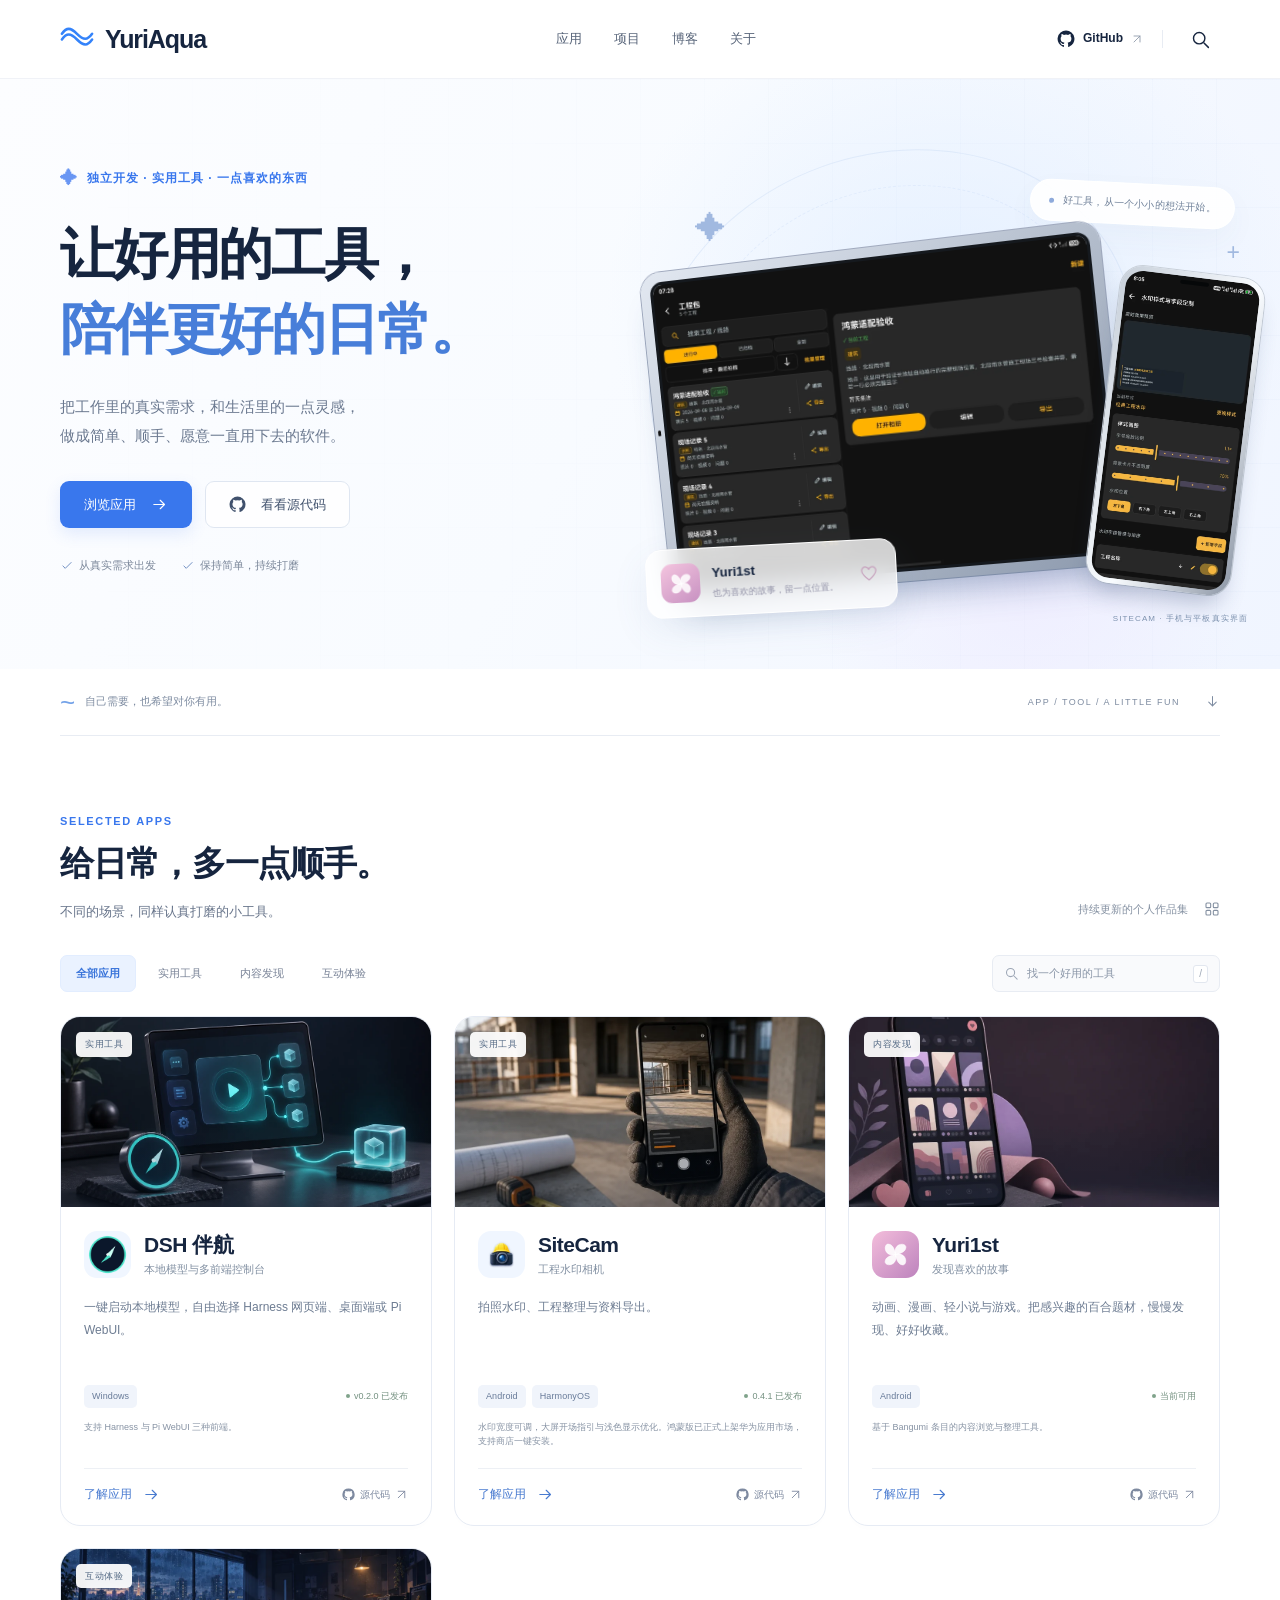
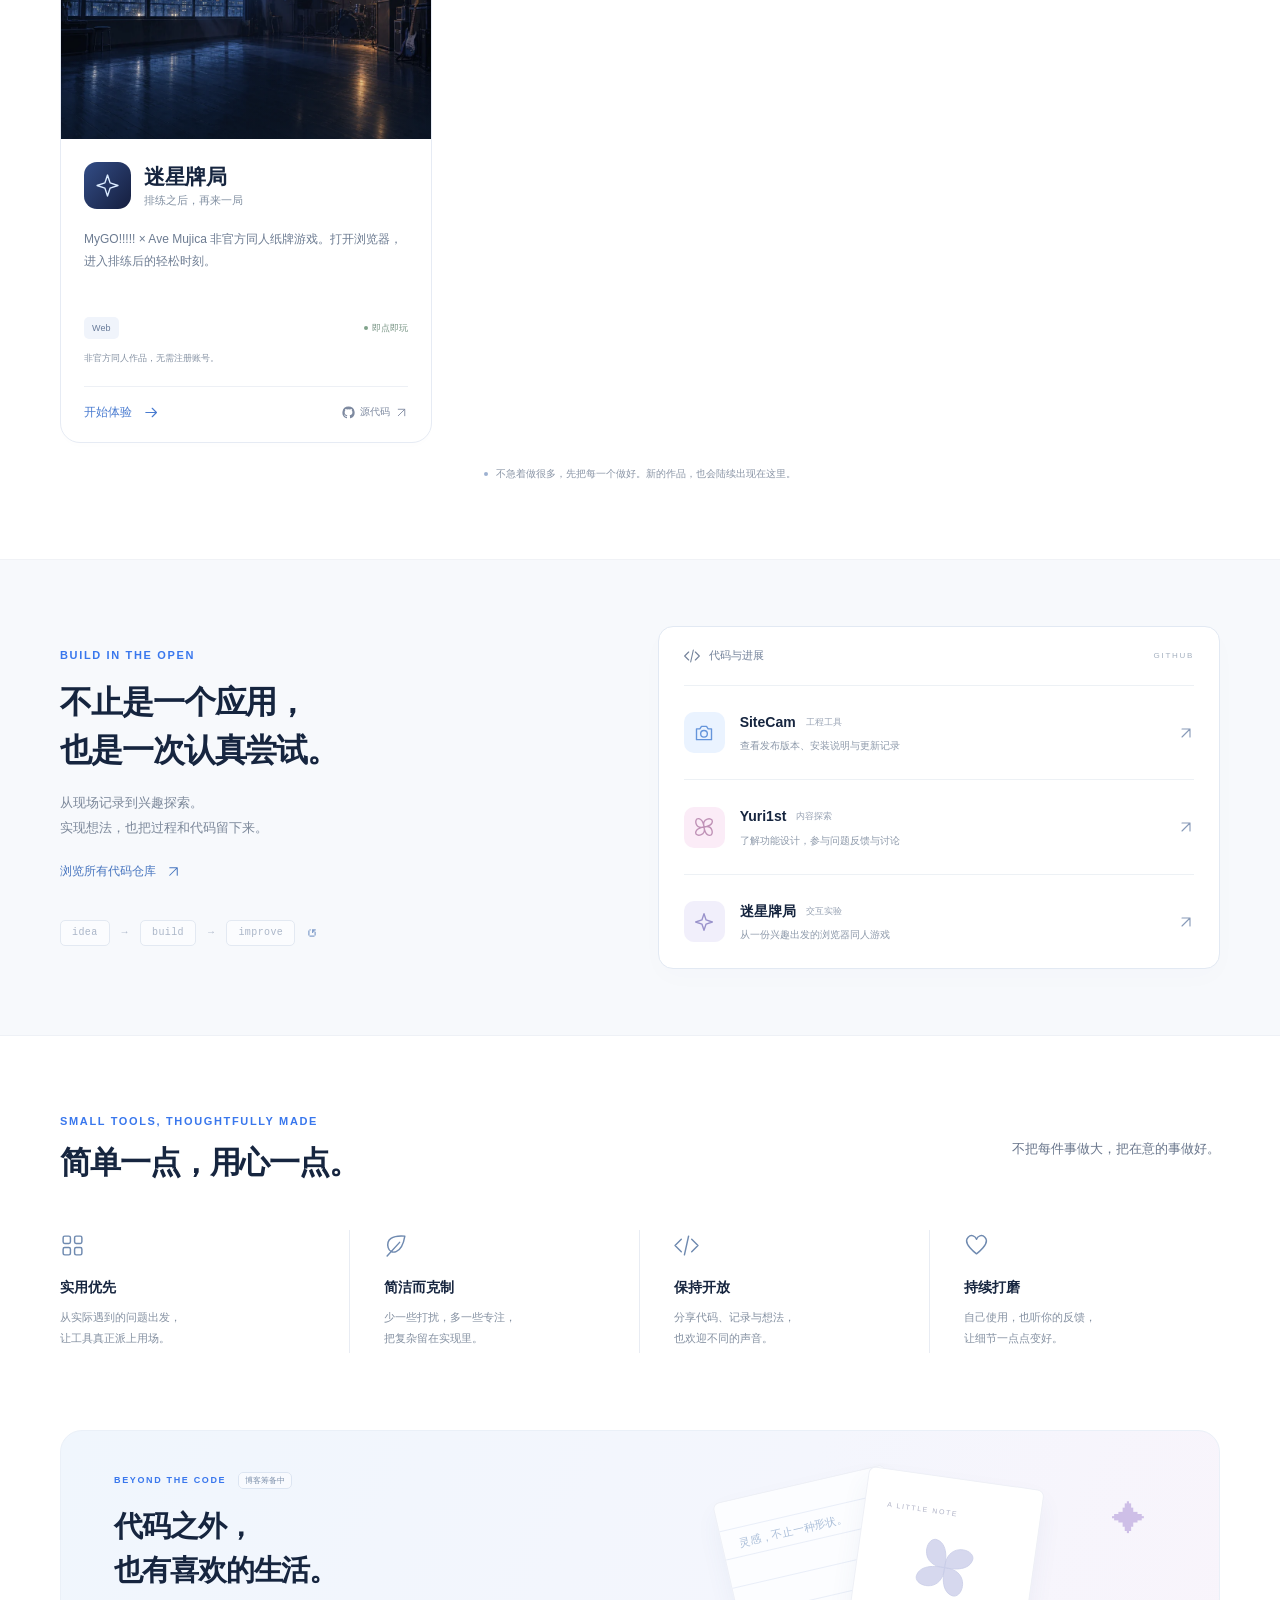
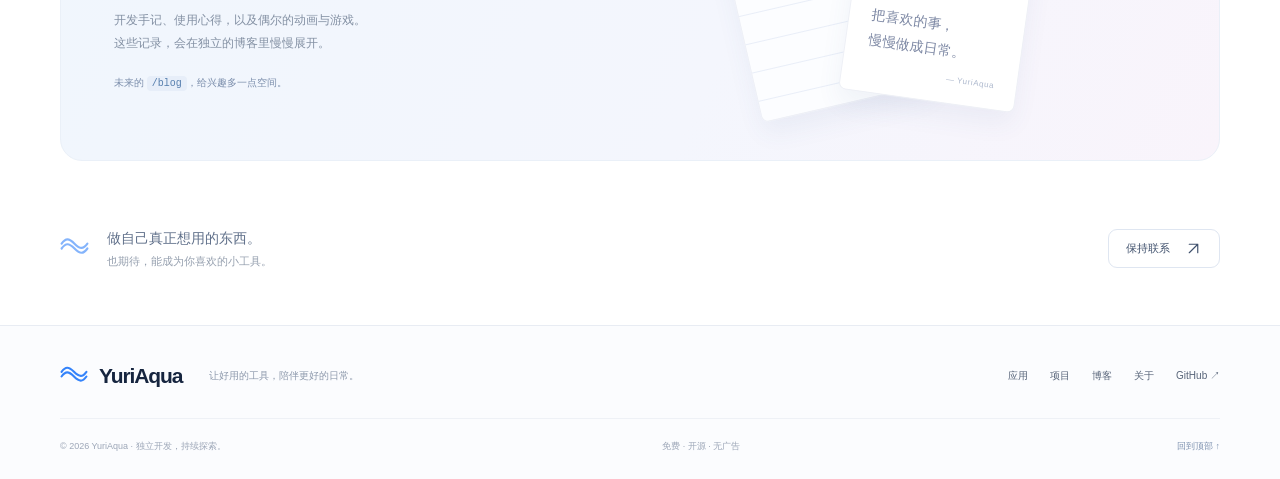
<file: index.html>
<!doctype html>
<html lang="zh-CN">
<head>
 <meta charset="utf-8"><meta name="viewport" content="width=device-width,initial-scale=1">
 <meta name="referrer" content="strict-origin-when-cross-origin">
 <meta name="description" content="YuriAqua：独立开发的实用应用、开放项目与小型软件实验。SiteCam、Yuri1st 与更多持续更新的作品。">
 <meta property="og:title" content="YuriAqua · 让好用的工具，陪伴更好的日常">
 <meta property="og:description" content="实用的应用、开放的项目，以及一点喜欢的东西。">
 <meta property="og:type" content="website"><meta property="og:url" content="https://yuriaqua.com/">
 <link rel="canonical" href="https://yuriaqua.com/">
 <meta name="theme-color" content="#f7f9fd"><meta name="color-scheme" content="light">
 <title>YuriAqua · 让好用的工具，陪伴更好的日常</title>
 <link rel="icon" href="/assets/home-v2/favicon.svg" type="image/svg+xml">
 <link rel="stylesheet" href="/assets/home-v2/styles.css?v=2"><script defer src="/assets/home-v2/app.js?v=2"></script>
</head>
<body>
<a class="skip-link" href="#main">跳到主要内容</a>
<svg class="svg-defs" xmlns="http://www.w3.org/2000/svg" aria-hidden="true"><defs>
 <symbol id="i-wave" viewBox="0 0 36 24"><path d="M2 12c5-7 9-7 16 0s11 7 16 0M2 6c5-7 9-7 16 0s11 7 16 0"/></symbol>
 <symbol id="i-arrow" viewBox="0 0 24 24"><path d="M4 12h15m-6-6 6 6-6 6"/></symbol>
 <symbol id="i-external" viewBox="0 0 24 24"><path d="M6 18 18 6M6 6h12v12"/></symbol>
 <symbol id="i-search" viewBox="0 0 24 24"><circle cx="10.5" cy="10.5" r="6.5"/><path d="m16 16 5 5"/></symbol>
 <symbol id="i-close" viewBox="0 0 24 24"><path d="m6 6 12 12M6 18 18 6"/></symbol>
 <symbol id="i-menu" viewBox="0 0 24 24"><path d="M4 7h16M4 12h16M4 17h16"/></symbol>
 <symbol id="i-code" viewBox="0 0 24 24"><path d="m7 6-6 6 6 6m10-12 6 6-6 6m-3-15-4 18"/></symbol>
 <symbol id="i-camera" viewBox="0 0 24 24"><path d="M3 7h4l2-3h6l2 3h4v13H3z"/><circle cx="12" cy="13" r="4"/></symbol>
 <symbol id="i-flower" viewBox="0 0 24 24"><path d="M12 12C1 15 0 2 5 2c6 0 7 10 7 10Zm0 0C9 1 22 0 22 5c0 6-10 7-10 7Zm0 0c11-3 12 10 7 10-6 0-7-10-7-10Zm0 0c3 11-10 12-10 7 0-6 10-7 10-7Z"/></symbol>
 <symbol id="i-star" viewBox="0 0 24 24"><path d="m12 2 2.5 7.5L22 12l-7.5 2.5L12 22l-2.5-7.5L2 12l7.5-2.5L12 2Z"/></symbol>
 <symbol id="i-check" viewBox="0 0 24 24"><path d="m5 12 4 4L19 6"/></symbol>
 <symbol id="i-leaf" viewBox="0 0 24 24"><path d="M20 3C8 2 2 6 4 14c2 7 13 7 16-11ZM3 22 15 9"/></symbol>
 <symbol id="i-heart" viewBox="0 0 24 24"><path d="M20 4c-3-3-7-1-8 2-1-3-5-5-8-2-6 6 8 16 8 16s14-10 8-16Z"/></symbol>
 <symbol id="i-grid" viewBox="0 0 24 24"><rect x="3" y="3" width="7" height="7" rx="1.5"/><rect x="14" y="3" width="7" height="7" rx="1.5"/><rect x="3" y="14" width="7" height="7" rx="1.5"/><rect x="14" y="14" width="7" height="7" rx="1.5"/></symbol>
 <symbol id="i-github" viewBox="0 0 24 24"><path fill="currentColor" stroke="none" d="M12 .8a11.2 11.2 0 0 0-3.54 21.83c.56.1.77-.24.77-.54v-2.17c-3.12.67-3.78-1.33-3.78-1.33-.51-1.3-1.24-1.64-1.24-1.64-1.02-.7.08-.69.08-.69 1.13.08 1.73 1.16 1.73 1.16 1 1.72 2.62 1.22 3.26.93.1-.73.39-1.22.71-1.5-2.49-.28-5.1-1.25-5.1-5.54 0-1.22.44-2.22 1.16-3-.12-.28-.5-1.42.11-2.96 0 0 .94-.3 3.08 1.15a10.73 10.73 0 0 1 5.6 0c2.14-1.45 3.08-1.15 3.08-1.15.61 1.54.23 2.68.11 2.96.72.78 1.15 1.78 1.15 3.01 0 4.3-2.61 5.25-5.11 5.53.4.35.76 1.03.76 2.08v3.16c0 .3.2.65.78.54A11.2 11.2 0 0 0 12 .8Z"/></symbol>
</defs></svg>
<header class="site-header"><div class="container nav-wrap">
 <a class="brand" href="/" aria-label="YuriAqua 首页"><svg class="brand-wave"><use href="#i-wave"/></svg><span>YuriAqua</span></a>
 <nav class="desktop-nav" aria-label="主导航"><a href="#apps">应用</a><a href="#projects">项目</a><a href="#notes">博客</a><a href="#about">关于</a></nav>
 <div class="nav-actions"><a class="github-nav" href="https://github.com/toydream525" target="_blank" rel="noopener noreferrer"><svg class="icon"><use href="#i-github"/></svg>GitHub<svg class="icon small"><use href="#i-external"/></svg></a><span class="nav-divider"></span><button class="icon-button search-trigger" type="button" aria-label="搜索应用"><svg class="icon"><use href="#i-search"/></svg></button><button id="menu-toggle" class="icon-button menu-toggle" type="button" aria-label="打开导航菜单" aria-controls="mobile-nav" aria-expanded="false"><svg class="icon"><use href="#i-menu"/></svg></button></div>
</div><nav id="mobile-nav" class="mobile-nav container" aria-label="手机导航" hidden><a href="#apps">应用</a><a href="#projects">项目</a><a href="#notes">博客</a><a href="#about">关于</a><a href="https://github.com/toydream525">GitHub ↗</a></nav></header>
<main id="main">
<section class="hero"><div class="hero-grid" aria-hidden="true"></div><div class="container hero-layout">
 <div class="hero-copy"><p class="eyebrow hero-eyebrow"><span class="tiny-star">✦</span> 独立开发 · 实用工具 · 一点喜欢的东西</p><h1>让好用的工具，<br><span>陪伴更好的日常。</span></h1><p class="hero-lead">把工作里的真实需求，和生活里的一点灵感，<br class="desktop-break">做成简单、顺手、愿意一直用下去的软件。</p><div class="hero-actions"><a class="button primary" href="#apps">浏览应用<svg class="icon"><use href="#i-arrow"/></svg></a><a class="button secondary" href="https://github.com/toydream525" target="_blank" rel="noopener noreferrer"><svg class="icon"><use href="#i-github"/></svg>看看源代码</a></div><div class="hero-values"><span><svg class="icon"><use href="#i-check"/></svg>从真实需求出发</span><span><svg class="icon"><use href="#i-check"/></svg>保持简单，持续打磨</span></div></div>
 <div class="hero-visual" role="img" aria-label="SiteCam 平板工程管理与手机水印设置真机界面组合展示">
  <div class="visual-orbit orbit-one"></div><div class="visual-orbit orbit-two"></div><div class="visual-spark spark-one">✦</div><div class="visual-spark spark-two">+</div>
  <div class="floating-label top-label"><span class="label-dot"></span>好工具，从一个小小的想法开始。</div>
  <div class="tablet"><div class="tablet-camera"></div><img src="/assets/home-v2/sitecam-tablet.webp" width="1180" height="827" alt="" fetchpriority="high"></div>
  <div class="phone"><div class="phone-speaker"></div><img src="/assets/home-v2/sitecam-phone.webp" width="480" height="1068" alt="" fetchpriority="high"></div>
  <div class="floating-product"><span class="flower-mark"><svg class="icon"><use href="#i-flower"/></svg></span><div><b>Yuri1st</b><span>也为喜欢的故事，留一点位置。</span></div><svg class="icon"><use href="#i-heart"/></svg></div>
  <span class="visual-caption">SITECAM · 手机与平板真实界面</span>
 </div>
</div></section>
<div class="container intro-line"><p><span class="mini-wave">~</span> 自己需要，也希望对你有用。</p><span>APP / TOOL / A LITTLE FUN<svg class="icon"><use href="#i-arrow"/></svg></span></div>
<section id="apps" class="container section apps-section" aria-labelledby="apps-heading">
 <div class="section-heading"><div><p class="eyebrow">SELECTED APPS</p><h2 id="apps-heading">给日常，多一点顺手。</h2><p class="section-description">不同的场景，同样认真打磨的小工具。</p></div><span class="section-side">持续更新的个人作品集<svg class="icon"><use href="#i-grid"/></svg></span></div>
 <div class="catalog-toolbar"><div class="filter-group" role="group" aria-label="按类型筛选应用"><!-- FILTERS:START -->
<button class="filter-button" type="button" data-filter="all" aria-pressed="true">全部应用</button><button class="filter-button" type="button" data-filter="实用工具" aria-pressed="false">实用工具</button><button class="filter-button" type="button" data-filter="内容发现" aria-pressed="false">内容发现</button><button class="filter-button" type="button" data-filter="互动体验" aria-pressed="false">互动体验</button>
<!-- FILTERS:END --></div><label class="catalog-search"><svg class="icon"><use href="#i-search"/></svg><input id="app-search" type="search" placeholder="找一个好用的工具" aria-label="搜索应用、用途或平台" autocomplete="off"><kbd>/</kbd></label></div>
 <p id="catalog-status" class="sr-only" role="status" aria-live="polite"></p>
 <div class="app-grid" id="app-grid"><!-- APPS:START -->
<article class="app-card" data-id="dsh-companion" data-category="实用工具" data-search="dsh 伴航 本地模型与多前端控制台 实用工具 一键启动本地模型，自由选择 harness 网页端、桌面端或 pi webui。 windows" aria-labelledby="title-dsh-companion">
 <div class="app-cover"><img src="/assets/home-v2/dsh-companion-cover.webp" alt="DSH 伴航罗盘与本地模型工作台艺术图" width="960" height="600" loading="lazy"><span class="app-category">实用工具</span></div>
 <div class="app-body"><div class="app-title-row"><span class="app-mark blue" aria-hidden="true"><img src="/assets/home-v2/dsh-companion-icon.png" width="47" height="47" alt="" loading="lazy"></span><div><h3 id="title-dsh-companion">DSH 伴航</h3><p class="app-subtitle">本地模型与多前端控制台</p></div></div>
 <p class="app-description">一键启动本地模型，自由选择 Harness 网页端、桌面端或 Pi WebUI。</p><div class="app-platforms"><span class="platform-tag">Windows</span><span class="app-status">v0.2.0 已发布</span></div><p class="app-note">支持 Harness 与 Pi WebUI 三种前端。</p>
 <div class="app-actions"><a class="app-link" href="/harness/" aria-label="了解应用：DSH 伴航">了解应用<svg class="icon" aria-hidden="true"><use href="#i-arrow"/></svg></a><a class="source-link" href="https://github.com/toydream525/deepseek-harness-companion" target="_blank" rel="noopener noreferrer" aria-label="DSH 伴航 的源代码"><svg class="icon" aria-hidden="true"><use href="#i-github"/></svg>源代码<svg class="icon" aria-hidden="true"><use href="#i-external"/></svg></a></div></div></article>
<article class="app-card" data-id="sitecam" data-category="实用工具" data-search="sitecam 工程水印相机 实用工具 拍照水印、工程整理与资料导出 大版本更新 鸿蒙版已正式上架华为应用市场 全形态适配与体验升级 android harmonyos" aria-labelledby="title-sitecam">
 <div class="app-cover"><img src="/assets/home-v2/sitecam-cover.webp" alt="SiteCam 工程现场拍摄功能示意" width="960" height="600" loading="lazy"><span class="app-category">实用工具</span></div>
 <div class="app-body"><div class="app-title-row"><span class="app-mark blue" aria-hidden="true"><img src="/assets/home-v2/sitecam-icon.webp" width="47" height="47" alt="" loading="lazy"></span><div><h3 id="title-sitecam">SiteCam</h3><p class="app-subtitle">工程水印相机</p></div></div>
 <p class="app-description">拍照水印、工程整理与资料导出。</p><div class="app-platforms"><span class="platform-tag">Android</span><span class="platform-tag">HarmonyOS</span><span class="app-status">0.4.1 已发布</span></div><p class="app-note">水印宽度可调，大屏开场指引与浅色显示优化。鸿蒙版已正式上架华为应用市场，支持商店一键安装。</p>
 <div class="app-actions"><a class="app-link" href="/sitecam/" aria-label="了解应用：SiteCam">了解应用<svg class="icon" aria-hidden="true"><use href="#i-arrow"/></svg></a><a class="source-link" href="https://github.com/toydream525/SiteCam" target="_blank" rel="noopener noreferrer" aria-label="SiteCam 的源代码"><svg class="icon" aria-hidden="true"><use href="#i-github"/></svg>源代码<svg class="icon" aria-hidden="true"><use href="#i-external"/></svg></a></div></div></article>
<article class="app-card" data-id="yuri1st" data-category="内容发现" data-search="yuri1st 发现喜欢的故事 内容发现 动画、漫画、轻小说与游戏。把感兴趣的百合题材，慢慢发现、好好收藏。 android" aria-labelledby="title-yuri1st">
 <div class="app-cover"><img src="/assets/home-v2/yuri1st-cover.webp" alt="Yuri1st 内容分类与收藏功能示意" width="960" height="600" loading="lazy"><span class="app-category">内容发现</span></div>
 <div class="app-body"><div class="app-title-row"><span class="app-mark pink" aria-hidden="true"><svg class="icon" aria-hidden="true"><use href="#i-flower"/></svg></span><div><h3 id="title-yuri1st">Yuri1st</h3><p class="app-subtitle">发现喜欢的故事</p></div></div>
 <p class="app-description">动画、漫画、轻小说与游戏。把感兴趣的百合题材，慢慢发现、好好收藏。</p><div class="app-platforms"><span class="platform-tag">Android</span><span class="app-status">当前可用</span></div><p class="app-note">基于 Bangumi 条目的内容浏览与整理工具。</p>
 <div class="app-actions"><a class="app-link" href="/Yuri1st/" aria-label="了解应用：Yuri1st">了解应用<svg class="icon" aria-hidden="true"><use href="#i-arrow"/></svg></a><a class="source-link" href="https://github.com/toydream525/Yuri1st" target="_blank" rel="noopener noreferrer" aria-label="Yuri1st 的源代码"><svg class="icon" aria-hidden="true"><use href="#i-github"/></svg>源代码<svg class="icon" aria-hidden="true"><use href="#i-external"/></svg></a></div></div></article>
<article class="app-card" data-id="mygo" data-category="互动体验" data-search="迷星牌局 排练之后，再来一局 互动体验 mygo!!!!! × ave mujica 非官方同人纸牌游戏。打开浏览器，进入排练后的轻松时刻。 web" aria-labelledby="title-mygo">
 <div class="app-cover"><img src="/assets/home-v2/mygo-cover.webp" alt="迷星牌局的深蓝色练习室场景" width="960" height="600" loading="lazy"><span class="app-category">互动体验</span></div>
 <div class="app-body"><div class="app-title-row"><span class="app-mark navy" aria-hidden="true"><svg class="icon" aria-hidden="true"><use href="#i-star"/></svg></span><div><h3 id="title-mygo">迷星牌局</h3><p class="app-subtitle">排练之后，再来一局</p></div></div>
 <p class="app-description">MyGO!!!!! × Ave Mujica 非官方同人纸牌游戏。打开浏览器，进入排练后的轻松时刻。</p><div class="app-platforms"><span class="platform-tag">Web</span><span class="app-status">即点即玩</span></div><p class="app-note">非官方同人作品，无需注册账号。</p>
 <div class="app-actions"><a class="app-link" href="/mygo/" aria-label="开始体验：迷星牌局">开始体验<svg class="icon" aria-hidden="true"><use href="#i-arrow"/></svg></a><a class="source-link" href="https://github.com/toydream525/mygo-demo" target="_blank" rel="noopener noreferrer" aria-label="迷星牌局 的源代码"><svg class="icon" aria-hidden="true"><use href="#i-github"/></svg>源代码<svg class="icon" aria-hidden="true"><use href="#i-external"/></svg></a></div></div></article>
<!-- APPS:END --></div>
 <div id="empty-state" class="empty-state" hidden><svg class="icon"><use href="#i-search"/></svg><h3>暂时没有找到这个工具</h3><p>换一个关键词，或者看看全部应用。</p><button class="button secondary" id="reset-search" type="button">查看全部应用</button></div>
 <button class="button secondary load-more" type="button" id="load-more" hidden>显示更多应用<svg class="icon"><use href="#i-arrow"/></svg></button>
 <p class="catalog-note"><span class="status-dot"></span>不急着做很多，先把每一个做好。新的作品，也会陆续出现在这里。</p>
</section>
<section id="projects" class="project-section"><div class="container project-layout"><div class="project-intro"><p class="eyebrow">BUILD IN THE OPEN</p><h2>不止是一个应用，<br>也是一次认真尝试。</h2><p>从现场记录到兴趣探索。<br>实现想法，也把过程和代码留下来。</p><a class="text-link" href="https://github.com/toydream525?tab=repositories" target="_blank" rel="noopener noreferrer">浏览所有代码仓库<svg class="icon"><use href="#i-external"/></svg></a><div class="code-decoration" aria-hidden="true"><span>idea</span><i>→</i><span>build</span><i>→</i><span>improve</span><b>↺</b></div></div><div class="project-panel"><div class="panel-heading"><span><svg class="icon"><use href="#i-code"/></svg>代码与进展</span><span class="panel-source">GITHUB</span></div>
<a class="project-row" href="https://github.com/toydream525/SiteCam/releases/latest" target="_blank" rel="noopener noreferrer"><span class="repo-icon blue"><svg class="icon"><use href="#i-camera"/></svg></span><div><h3>SiteCam <span>工程工具</span></h3><p>查看发布版本、安装说明与更新记录</p></div><svg class="icon row-arrow"><use href="#i-external"/></svg></a>
<a class="project-row" href="https://github.com/toydream525/Yuri1st" target="_blank" rel="noopener noreferrer"><span class="repo-icon pink"><svg class="icon"><use href="#i-flower"/></svg></span><div><h3>Yuri1st <span>内容探索</span></h3><p>了解功能设计，参与问题反馈与讨论</p></div><svg class="icon row-arrow"><use href="#i-external"/></svg></a>
<a class="project-row" href="https://github.com/toydream525/mygo-demo" target="_blank" rel="noopener noreferrer"><span class="repo-icon violet"><svg class="icon"><use href="#i-star"/></svg></span><div><h3>迷星牌局 <span>交互实验</span></h3><p>从一份兴趣出发的浏览器同人游戏</p></div><svg class="icon row-arrow"><use href="#i-external"/></svg></a>
</div></div></section>
<section id="about" class="container section principles-section"><div class="section-heading compact-heading"><div><p class="eyebrow">SMALL TOOLS, THOUGHTFULLY MADE</p><h2>简单一点，用心一点。</h2></div><p class="section-description">不把每件事做大，把在意的事做好。</p></div><div class="principles"><article><svg class="icon"><use href="#i-grid"/></svg><h3>实用优先</h3><p>从实际遇到的问题出发，<br>让工具真正派上用场。</p></article><article><svg class="icon"><use href="#i-leaf"/></svg><h3>简洁而克制</h3><p>少一些打扰，多一些专注，<br>把复杂留在实现里。</p></article><article><svg class="icon"><use href="#i-code"/></svg><h3>保持开放</h3><p>分享代码、记录与想法，<br>也欢迎不同的声音。</p></article><article><svg class="icon"><use href="#i-heart"/></svg><h3>持续打磨</h3><p>自己使用，也听你的反馈，<br>让细节一点点变好。</p></article></div></section>
<section id="notes" class="container notes-section"><div class="notes-card"><div class="notes-copy"><p class="eyebrow">BEYOND THE CODE <span>博客筹备中</span></p><h2>代码之外，<br>也有喜欢的生活。</h2><p>开发手记、使用心得，以及偶尔的动画与游戏。<br>这些记录，会在独立的博客里慢慢展开。</p><span class="coming-note">未来的 <code>/blog</code>，给兴趣多一点空间。</span></div><div class="notes-art" aria-hidden="true"><div class="note-paper paper-back"><span>灵感，不止一种形状。</span></div><div class="note-paper paper-front"><span class="paper-label">A LITTLE NOTE</span><div class="paper-flower"><svg><use href="#i-flower"/></svg></div><p>把喜欢的事，<br>慢慢做成日常。</p><span class="paper-signature">— YuriAqua</span></div><i class="note-spark">✦</i></div></div></section>
<section class="container closing"><div><svg class="brand-wave"><use href="#i-wave"/></svg><p>做自己真正想用的东西。<br><span>也期待，能成为你喜欢的小工具。</span></p></div><a class="button secondary" href="https://github.com/toydream525" target="_blank" rel="noopener noreferrer">保持联系<svg class="icon"><use href="#i-external"/></svg></a></section>
</main>
<footer class="site-footer"><div class="container footer-top"><a class="brand" href="/"><svg class="brand-wave"><use href="#i-wave"/></svg><span>YuriAqua</span></a><p>让好用的工具，陪伴更好的日常。</p><nav aria-label="页脚导航"><a href="#apps">应用</a><a href="#projects">项目</a><a href="#notes">博客</a><a href="#about">关于</a><a href="https://github.com/toydream525" target="_blank" rel="noopener noreferrer">GitHub ↗</a></nav></div><div class="container footer-bottom"><span>© <span id="year">2026</span> YuriAqua · 独立开发，持续探索。</span><span>免费 · 开源 · 无广告</span><a href="#main">回到顶部 ↑</a></div></footer>
</body></html>
</file>
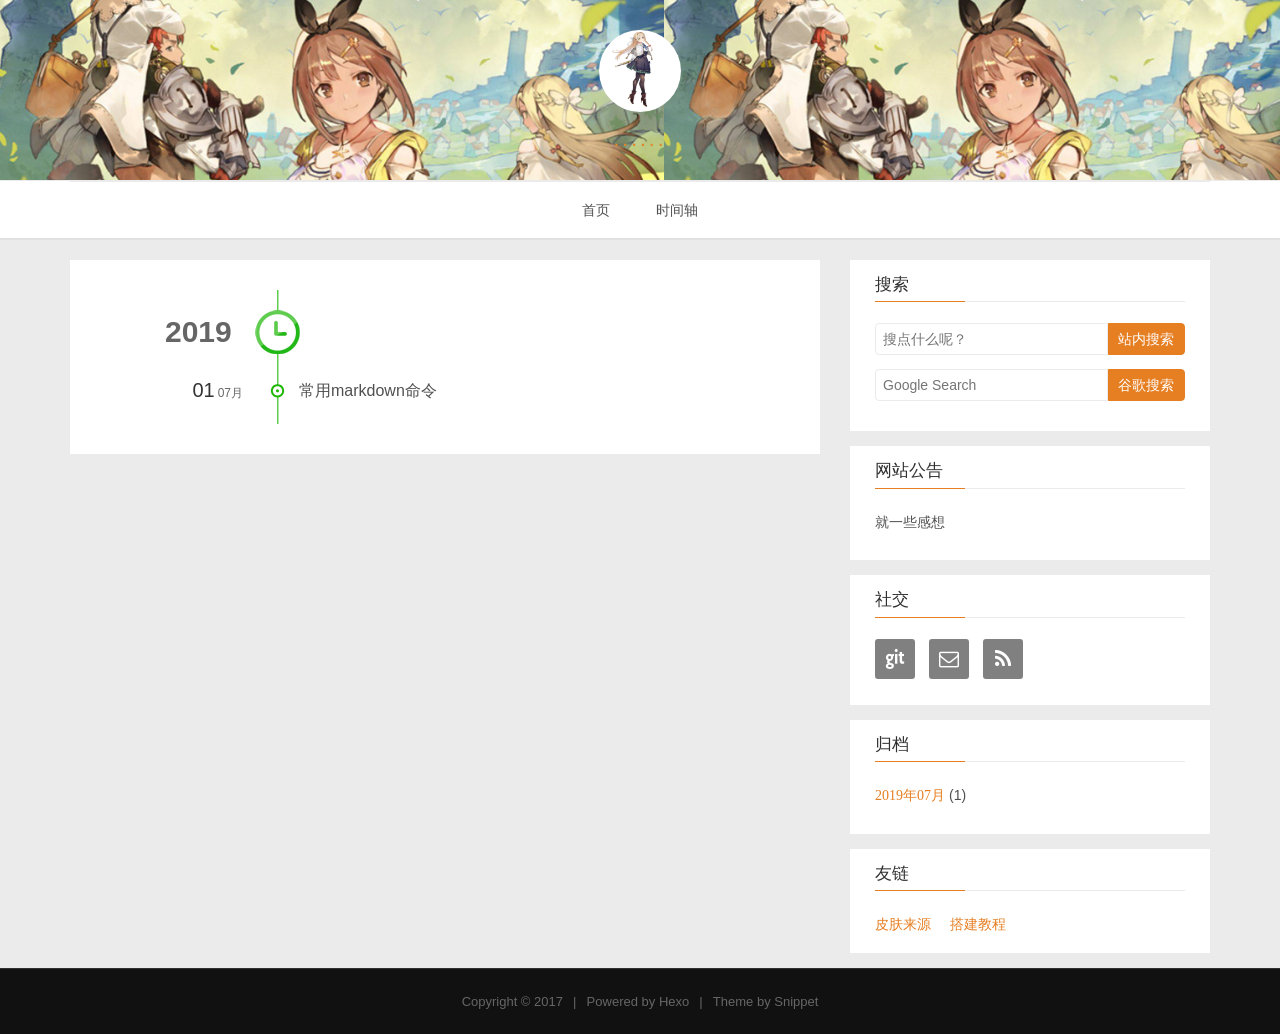
<file: archives/index.html>
<!DOCTYPE HTML>
<html lang="zh-CN">
<head><meta name="generator" content="Hexo 3.9.0">
    <!--Setting-->
    <meta charset="UTF-8">
    <meta name="viewport" content="width=device-width, user-scalable=no, initial-scale=1.0, maximum-scale=1.0, minimum-scale=1.0">
    <meta http-equiv="X-UA-Compatible" content="IE=Edge,chrome=1">
    <meta http-equiv="Cache-Control" content="no-siteapp">
    <meta http-equiv="Cache-Control" content="no-transform">
    <meta name="renderer" content="webkit|ie-comp|ie-stand">
    <meta name="apple-mobile-web-app-capable" content="toydream525">
    <meta name="apple-mobile-web-app-status-bar-style" content="black">
    <meta name="format-detection" content="telephone=no,email=no,adress=no">
    <meta name="browsermode" content="application">
    <meta name="screen-orientation" content="portrait">
    <meta name="theme-version" content="1.2.3">
    <meta name="root" content="/">
    <link rel="dns-prefetch" href="http://yoursite.com">
    <!--SEO-->

    <meta name="keywords" content>


    <meta name="description" content>



<meta name="robots" content="all">
<meta name="google" content="all">
<meta name="googlebot" content="all">
<meta name="verify" content="all">

    <!--Title-->


<title>归档 | toydream525</title>


    <link rel="alternate" href="/atom.xml" title="toydream525" type="application/atom+xml">


    <link rel="icon" href="/favicon.ico">

    



<link rel="stylesheet" href="/css/bootstrap.min.css?rev=3.3.7">
<link rel="stylesheet" href="/css/font-awesome.min.css?rev=4.5.0">
<link rel="stylesheet" href="/css/style.css?rev=@@hash">




    
	<div class="hide">
		<script type="text/javascript">
			var cnzz_protocol = (("https:" == document.location.protocol) ? " https://" : " http://");document.write(unescape("%3Cspan class='cnzz_stat_icon_1263868967 hide' %3E%3Cscript%20src%3D%22https%3A%2F%2Fs95.cnzz.com%2Fz_stat.php%3Fweb_id%3D1272564536%22%3E%3C%2Fscript%3E%3C/span%3E%3Cscript src='" + cnzz_protocol + "s19.cnzz.com/z_stat.php%3Fid%3D1263868967%26show%3Dpic1' type='text/javascript'%3E%3C/script%3E"));
		</script>
	</div>






    

</head>

</html>
<!--[if lte IE 8]>
<style>
    html{ font-size: 1em }
</style>
<![endif]-->
<!--[if lte IE 9]>
<div style="ie">你使用的浏览器版本过低，为了你更好的阅读体验，请更新浏览器的版本或者使用其他现代浏览器，比如Chrome、Firefox、Safari等。</div>
<![endif]-->

<body>
    <header class="main-header"  style="background-image:url(/img/head-img.png)"  >
    <div class="main-header-box">
        <a class="header-avatar" href="/" title='John Doe'>
            <img src="/img/avatar.jpg" alt="logo头像" class="img-responsive center-block">
        </a>
        <div class="branding">
        	<!--<h2 class="text-hide">Snippet主题,从未如此简单有趣</h2>-->
            
                <h2> ...... </h2>
            
    	</div>
    </div>
</header>
    <nav class="main-navigation">
    <div class="container">
        <div class="row">
            <div class="col-sm-12">
                <div class="navbar-header"><span class="nav-toggle-button collapsed pull-right" data-toggle="collapse" data-target="#main-menu" id="mnav">
                    <span class="sr-only"></span>
                        <i class="fa fa-bars"></i>
                    </span>
                    <a class="navbar-brand" href="http://yoursite.com">toydream525</a>
                </div>
                <div class="collapse navbar-collapse" id="main-menu">
                    <ul class="menu">
                        
                            <li role="presentation" class="text-center">
                                <a href="/"><i class="fa "></i>首页</a>
                            </li>
                        
                            <li role="presentation" class="text-center">
                                <a href="/archives/"><i class="fa "></i>时间轴</a>
                            </li>
                        
                    </ul>
                </div>
            </div>
        </div>
    </div>
</nav>
    <section class="content-wrap">
        <div class="container">
            <div class="row">
                <main class="col-md-8 main-content ">
                    <div id="main">
     <div class="timebox">
          <div class="timeline">
              <ul>
                
                
                    
                    
                        
                            
                            <h2>2019</h2>
                        
                        
                          <li>
                        
                            <h3>
                              01<span>07月</span>
                            </h3>
                            <a href="/2019/07/01/q-1/" title="常用markdown命令" target="_blank">常用markdown命令</a>
                        </li>
                    
                
              </ul>
          </div>
    </div>
</div>



                </main>
                
                    
    <aside class="col-md-4 sidebar">
        
        
    <div class="widget">
        <h3 class="title">搜索</h3>
        <div id="search-form">
            <div id="result-mask" class="hide"></div>
            <div class="search-area">
                
                    <input id="search-key" type="search" autocomplete="off" placeholder="搜点什么呢？">
                    <button type="button" class="search-form-submit" id="search-local">站内搜索</button>
                
                
                    <form action="//google.com/search" method="get" accept-charset="UTF-8" class="search-form"><input type="search" name="q" class="search-form-input" placeholder="Google Search"><button type="submit" class="search-form-submit">谷歌搜索</button><input type="hidden" name="sitesearch" value="http://yoursite.com"></form>
                
            </div>
            <div id="result-wrap" class="hide">
                <div id="search-result"></div>
            </div>
            <div class="hide">
                <template id="search-tpl">
                    <div class="item">
                        <a href="/{path}" title="{title}">
                            <div class="title">{title}</div>
                            <div class="content">{content}</div>
                        </a>
                    </div>
                </template>
            </div>
        </div>
    </div>

        
        
    <div class="widget">
        <h3 class="title">网站公告</h3>
        <div class="notification">
            <p>
    就一些感想
</p>
        </div>
    </div>

        
        
    <div class="widget">
      <h3 class="title">社交</h3> 
        <div class="content social">
            
	            <a href="//github.com/toydream525" rel="external nofollow" title="Github" target="_blank">
			    	<i class="git fa fa-git"></i>
			    </a>
            
	            <a href="//toydream525@gmail.com" rel="external nofollow" title="邮箱" target="_blank">
			    	<i class="envelope-o fa fa-envelope-o"></i>
			    </a>
            
	            <a href="/atom.xml" rel="external nofollow" title="RSS" target="_blank">
			    	<i class="feed fa fa-feed"></i>
			    </a>
            
        </div>
    </div>


        
        

        
        
    <div class="widget">
        <h3 class="title">归档</h3>
        <ul class="archive-list"><li class="archive-list-item"><a class="archive-list-link" href="/archives/2019/07/"><i class="fa" aria-hidden="true">2019年07月</i></a><span class="archive-list-count">1</span></li></ul>
    </div>


        
        

        
        
    <div class="widget">
        <h3 class="title">友链</h3>
        <div class="content friends-link">
        
            <a href="https://github.com/shenliyang/hexo-theme-snippet" class="fa" target="_blank">皮肤来源</a>
        
            <a href="https://www.simon96.online/2018/10/12/hexo-tutorial/" class="fa" target="_blank">搭建教程</a>
        
        </div>
    </div>


        
    </aside>

                
            </div>
        </div>
    </section>
    <footer class="main-footer">
    <div class="container">
        <div class="row">
        </div>
    </div>
</footer>

<a id="back-to-top" class="icon-btn hide">
	<i class="fa fa-chevron-up"></i>
</a>




    <div class="copyright">
    <div class="container">
        <div class="row">
            <div class="col-sm-12">
                <div class="busuanzi">
    
</div>

            </div>
            <div class="col-sm-12">
                <span>Copyright &copy; 2017
                </span> |
                <span>
                    Powered by <a href="//hexo.io" class="copyright-links" target="_blank" rel="nofollow">Hexo</a>
                </span> |
                <span>
                    Theme by <a href="//github.com/shenliyang/hexo-theme-snippet.git" class="copyright-links" target="_blank" rel="nofollow">Snippet</a>
                </span>
            </div>
        </div>
    </div>
</div>


	<script src="/js/search.js?rev=@@hash"></script>






<script src="/js/app.js?rev=@@hash"></script>

</body>
</html>
</file>
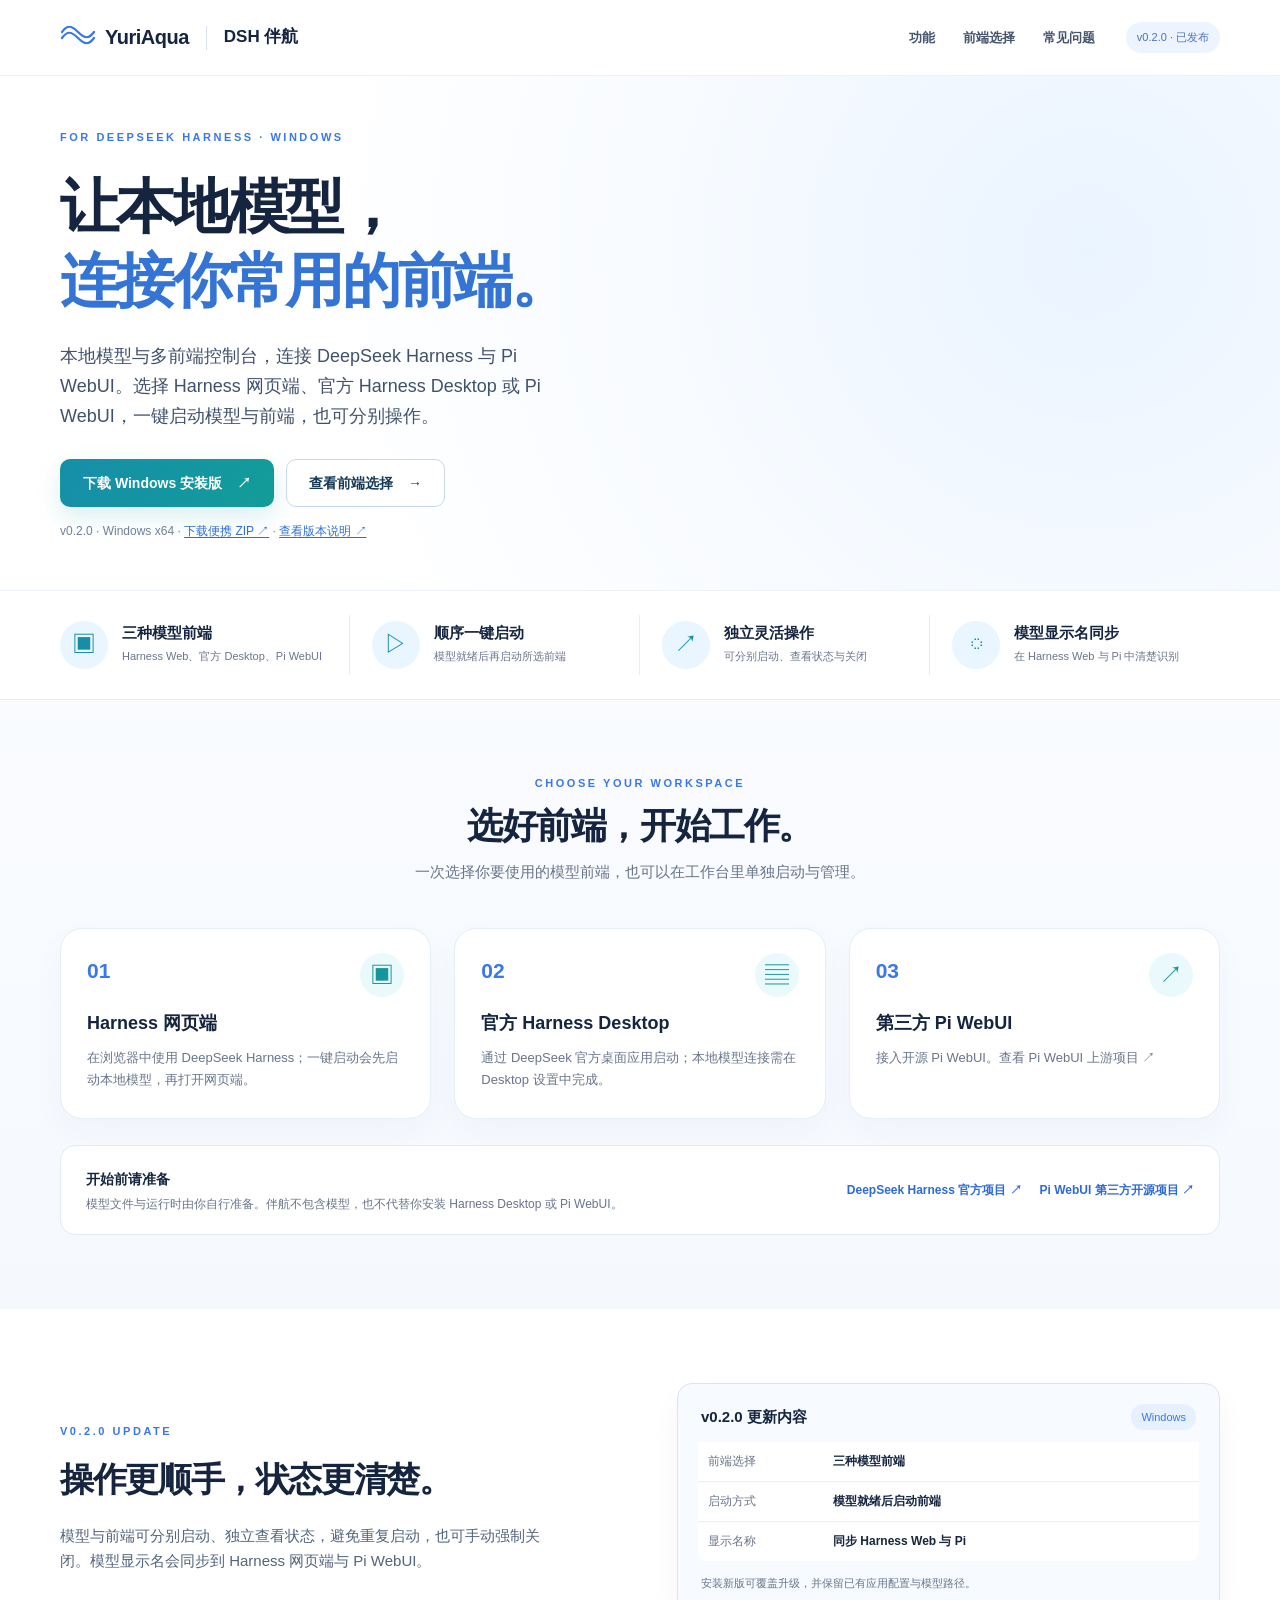
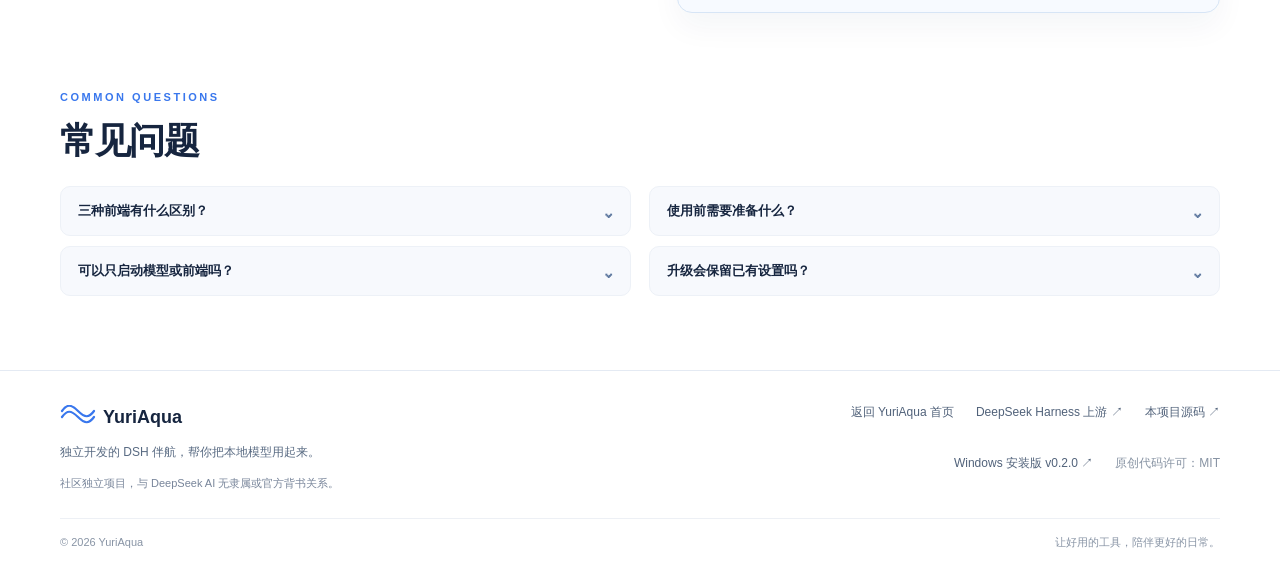
<file: harness/index.html>
<!doctype html>
<html lang="zh-CN">
<head>
  <meta charset="utf-8">
  <meta name="viewport" content="width=device-width, initial-scale=1">
  <meta name="description" content="DSH 伴航是 YuriAqua 开发的开源 Windows 工具，可一键启动本地模型，并连接 DeepSeek Harness 网页端、官方桌面端或 Pi WebUI。">
  <meta name="theme-color" content="#f7faff">
  <meta property="og:title" content="v0.2.0｜加入 Pi WebUI，自由选择模型前端 · DSH 伴航">
  <meta property="og:description" content="本地模型与多前端控制台，连接 DeepSeek Harness 与 Pi WebUI。">
  <meta property="og:url" content="https://yuriaqua.com/harness/">
  <meta property="og:type" content="website">
  <link rel="canonical" href="https://yuriaqua.com/harness/">
  <link rel="icon" href="/assets/home-v2/favicon.svg" type="image/svg+xml">
  <link rel="stylesheet" href="/assets/harness/style.css?v=0.2.0">
  <script defer src="/assets/harness/app.js?v=0.2.0"></script>
  <title>v0.2.0｜加入 Pi WebUI，自由选择模型前端 · DSH 伴航</title>
</head>
<body>
  <a class="skip-link" href="#main">跳到主要内容</a>
  <header class="site-header">
    <div class="container nav-inner">
      <a class="brand" href="/" aria-label="返回 YuriAqua 首页"><svg class="brand-wave" viewBox="0 0 36 24" aria-hidden="true"><path d="M2 12c5-7 9-7 16 0s11 7 16 0M2 6c5-7 9-7 16 0s11 7 16 0"/></svg><span>YuriAqua</span></a>
      <span class="brand-divider" aria-hidden="true"></span><span class="product-name">DSH 伴航</span>
      <nav aria-label="页面导航" class="nav-links">
        <a href="#features">功能</a><a href="#start">前端选择</a><a href="#questions">常见问题</a>
      </nav>
      <span class="nav-status">v0.2.0 · 已发布</span>
    </div>
  </header>
  <main id="main">
    <section class="hero">
      <div class="container hero-grid">
        <div class="hero-copy">
          <p class="eyebrow">FOR DEEPSEEK HARNESS · WINDOWS</p>
          <h1>让本地模型，<br><span>连接你常用的前端。</span></h1>
          <p class="hero-lead">本地模型与多前端控制台，连接 DeepSeek Harness 与 Pi WebUI。选择 Harness 网页端、官方 Harness Desktop 或 Pi WebUI，一键启动模型与前端，也可分别操作。</p>
          <div class="hero-actions">
            <a class="button button-primary" href="https://github.com/toydream525/deepseek-harness-companion/releases/download/v0.2.0/DSH-Companion-Setup-v0.2.0-windows-x64.exe">下载 Windows 安装版 <span aria-hidden="true">↗</span></a>
            <a class="button button-secondary" href="#start">查看前端选择 <span aria-hidden="true">→</span></a>
          </div>
          <p class="hero-meta">v0.2.0 · Windows x64 · <a href="https://github.com/toydream525/deepseek-harness-companion/releases/download/v0.2.0/DSH-Companion-v0.2.0-windows-x64.zip">下载便携 ZIP ↗</a> · <a href="https://github.com/toydream525/deepseek-harness-companion/releases/tag/v0.2.0">查看版本说明 ↗</a></p>
        </div>
      </div>
    </section>

    <section class="features" id="features" aria-label="核心功能">
      <div class="container feature-grid">
        <div class="feature"><span class="feature-icon" aria-hidden="true">▣</span><div><h2>三种模型前端</h2><p>Harness Web、官方 Desktop、Pi WebUI</p></div></div>
        <div class="feature"><span class="feature-icon" aria-hidden="true">▷</span><div><h2>顺序一键启动</h2><p>模型就绪后再启动所选前端</p></div></div>
        <div class="feature"><span class="feature-icon" aria-hidden="true">↗</span><div><h2>独立灵活操作</h2><p>可分别启动、查看状态与关闭</p></div></div>
        <div class="feature"><span class="feature-icon" aria-hidden="true">◌</span><div><h2>模型显示名同步</h2><p>在 Harness Web 与 Pi 中清楚识别</p></div></div>
      </div>
    </section>

    <section class="section steps-section" id="start">
      <div class="container">
        <div class="section-heading centered"><p class="eyebrow">CHOOSE YOUR WORKSPACE</p><h2>选好前端，开始工作。</h2><p>一次选择你要使用的模型前端，也可以在工作台里单独启动与管理。</p></div>
        <ol class="steps">
          <li><span class="step-number">01</span><span class="step-icon" aria-hidden="true">▣</span><h3>Harness 网页端</h3><p>在浏览器中使用 DeepSeek Harness；一键启动会先启动本地模型，再打开网页端。</p></li>
          <li><span class="step-number">02</span><span class="step-icon" aria-hidden="true">▤</span><h3>官方 Harness Desktop</h3><p>通过 DeepSeek 官方桌面应用启动；本地模型连接需在 Desktop 设置中完成。</p></li>
          <li><span class="step-number">03</span><span class="step-icon" aria-hidden="true">↗</span><h3>第三方 Pi WebUI</h3><p>接入开源 Pi WebUI。<a href="https://github.com/xing-shuyin/pi-web-ui" target="_blank" rel="noopener noreferrer">查看 Pi WebUI 上游项目 ↗</a></p></li>
        </ol>
        <div class="resource-strip">
          <div><strong>开始前请准备</strong><p>模型文件与运行时由你自行准备。伴航不包含模型，也不代替你安装 Harness Desktop 或 Pi WebUI。</p></div>
          <div class="resource-links"><a href="https://github.com/deepseek-ai/deepseek-harness" target="_blank" rel="noopener noreferrer">DeepSeek Harness 官方项目 ↗</a><a href="https://github.com/xing-shuyin/pi-web-ui" target="_blank" rel="noopener noreferrer">Pi WebUI 第三方开源项目 ↗</a></div>
        </div>
      </div>
    </section>

    <section class="section qwen-section" id="features-detail">
      <div class="container qwen-grid">
        <div class="qwen-copy"><p class="eyebrow">V0.2.0 UPDATE</p><h2>操作更顺手，状态更清楚。</h2><p>模型与前端可分别启动、独立查看状态，避免重复启动，也可手动强制关闭。模型显示名会同步到 Harness 网页端与 Pi WebUI。</p></div>
        <div class="recipe-card" aria-label="v0.2.0 更新内容">
          <div class="recipe-head"><strong>v0.2.0 更新内容</strong><span>Windows</span></div>
          <div class="recipe-row"><span>前端选择</span><strong>三种模型前端</strong></div>
          <div class="recipe-row"><span>启动方式</span><strong>模型就绪后启动前端</strong></div>
          <div class="recipe-row"><span>显示名称</span><strong>同步 Harness Web 与 Pi</strong></div>
          <p>安装新版可覆盖升级，并保留已有应用配置与模型路径。</p>
        </div>
      </div>
    </section>

    <section class="section faq-section" id="questions"><div class="container"><div class="section-heading"><p class="eyebrow">COMMON QUESTIONS</p><h2>常见问题</h2></div><div class="faq-grid">
      <details><summary>三种前端有什么区别？</summary><p>Harness Web 是浏览器网页端，Harness Desktop 是 DeepSeek 官方桌面应用，Pi WebUI 是第三方开源网页界面。伴航提供启动入口与本地模型管理。</p></details>
      <details><summary>使用前需要准备什么？</summary><p>请自行准备本地模型与运行时。Harness Desktop 和 Pi WebUI 也需要你自行安装；伴航不会捆绑或自动安装这些外部组件。</p></details>
      <details><summary>可以只启动模型或前端吗？</summary><p>可以。模型与前端可分别操作；一键启动会先启动模型，再启动所选前端。</p></details>
      <details><summary>升级会保留已有设置吗？</summary><p>使用 v0.2.0 安装版覆盖升级后，已有应用配置与模型路径会保留。</p></details>
    </div></div></section>
  </main>
  <footer class="site-footer"><div class="container footer-main"><div><a class="footer-brand" href="/"><svg class="brand-wave" viewBox="0 0 36 24" aria-hidden="true"><path d="M2 12c5-7 9-7 16 0s11 7 16 0M2 6c5-7 9-7 16 0s11 7 16 0"/></svg> YuriAqua</a><p>独立开发的 DSH 伴航，帮你把本地模型用起来。</p><small>社区独立项目，与 DeepSeek AI 无隶属或官方背书关系。</small></div><div class="footer-links"><a href="/">返回 YuriAqua 首页</a><a href="https://github.com/deepseek-ai/deepseek-harness" target="_blank" rel="noopener noreferrer">DeepSeek Harness 上游 ↗</a><a href="https://github.com/toydream525/deepseek-harness-companion" target="_blank" rel="noopener noreferrer">本项目源码 ↗</a><a href="https://github.com/toydream525/deepseek-harness-companion/releases/download/v0.2.0/DSH-Companion-Setup-v0.2.0-windows-x64.exe">Windows 安装版 v0.2.0 ↗</a><span>原创代码许可：MIT</span></div></div><div class="container footer-bottom"><span>© 2026 YuriAqua</span><span>让好用的工具，陪伴更好的日常。</span></div></footer>
</body>
</html>
</file>
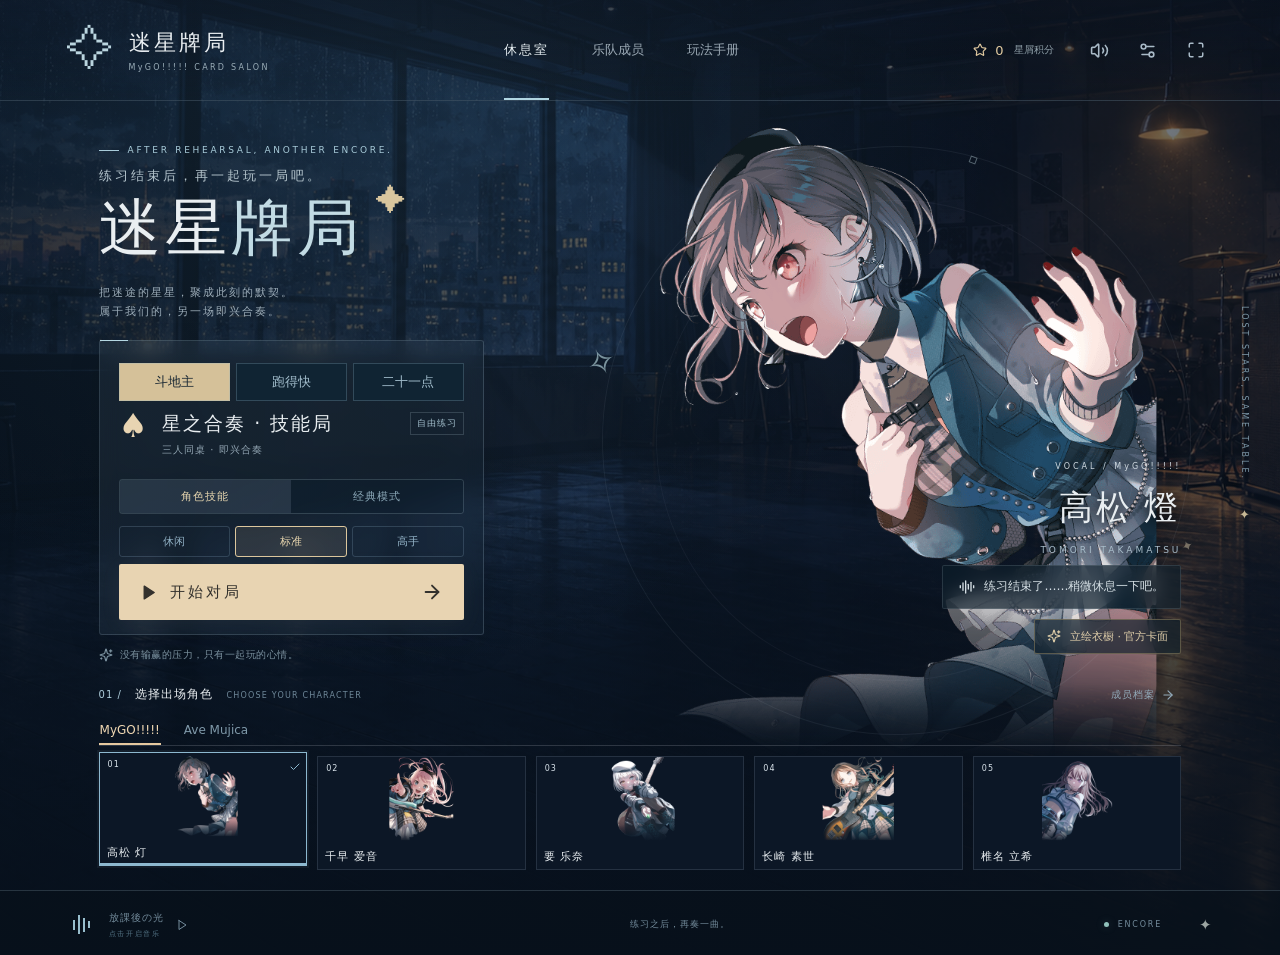
<file: mygo/index.html>
<!doctype html><html lang="zh-CN"><head><meta charset="UTF-8"/><meta name="viewport" content="width=device-width, initial-scale=1.0"/><meta name="theme-color" content="#0b1824"/><meta name="description" content="迷星牌局 · MyGO!!!!! 主题斗地主同人 Demo"/><title>迷星牌局 · MyGO!!!!!</title><link rel="icon" type="image/svg+xml" href="./star.svg"/>  <script type="module" crossorigin src="./assets/index-y1HR0SQj.js"></script>
  <link rel="stylesheet" crossorigin href="./assets/index-Djs7KbVz.css">
</head><body><div id="root"></div></body></html>
</file>
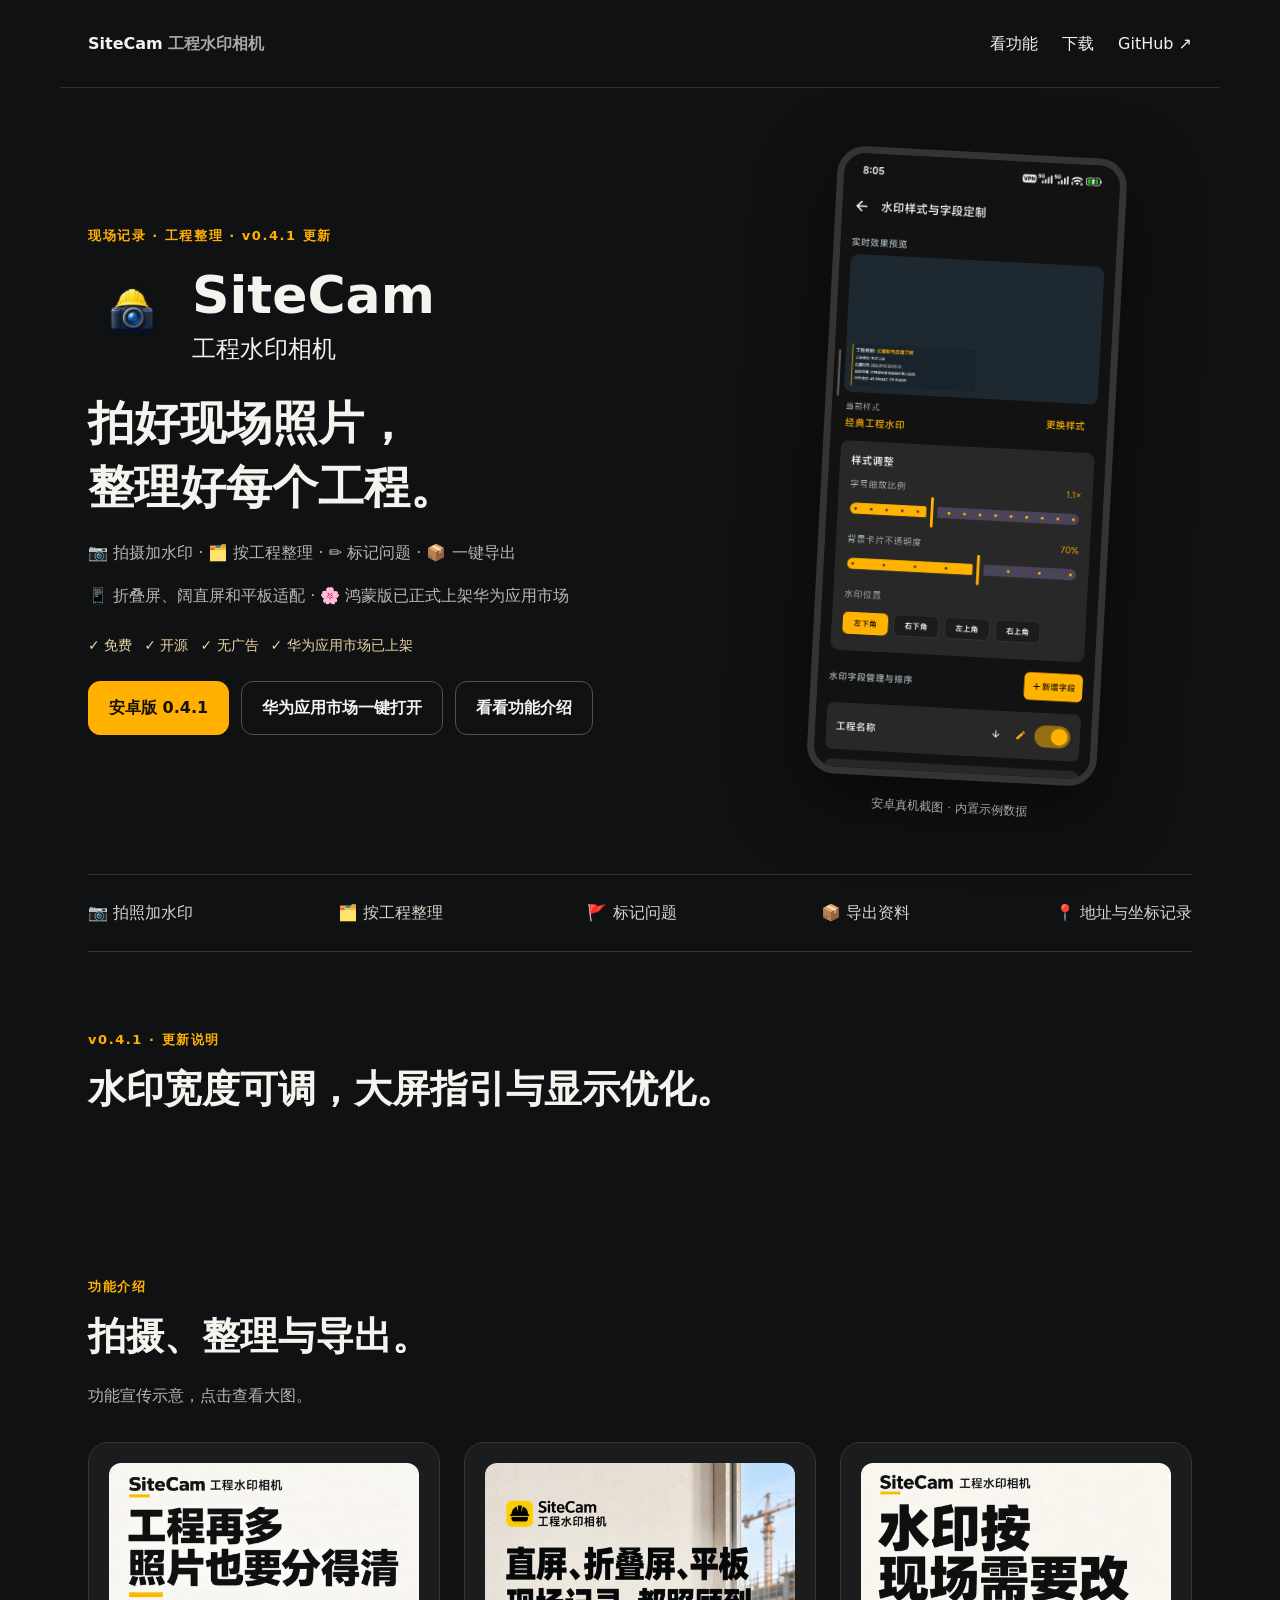
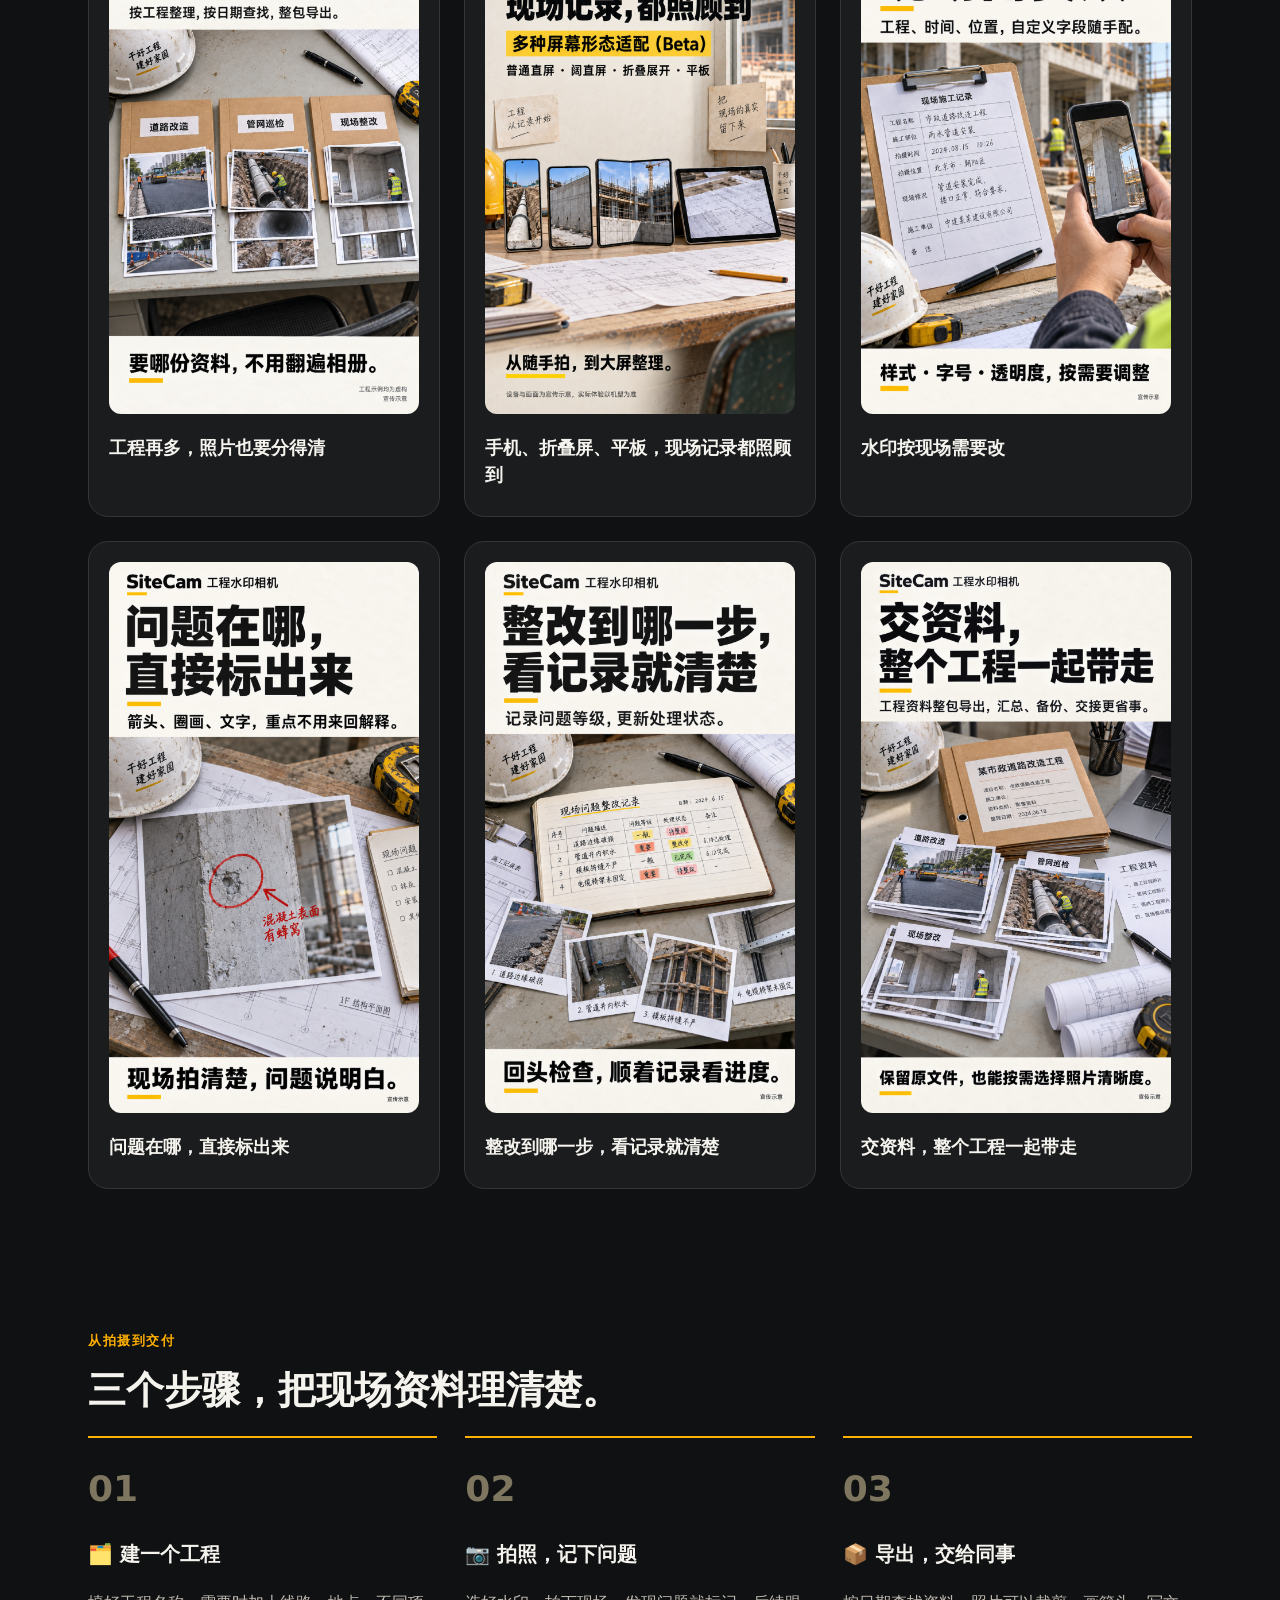
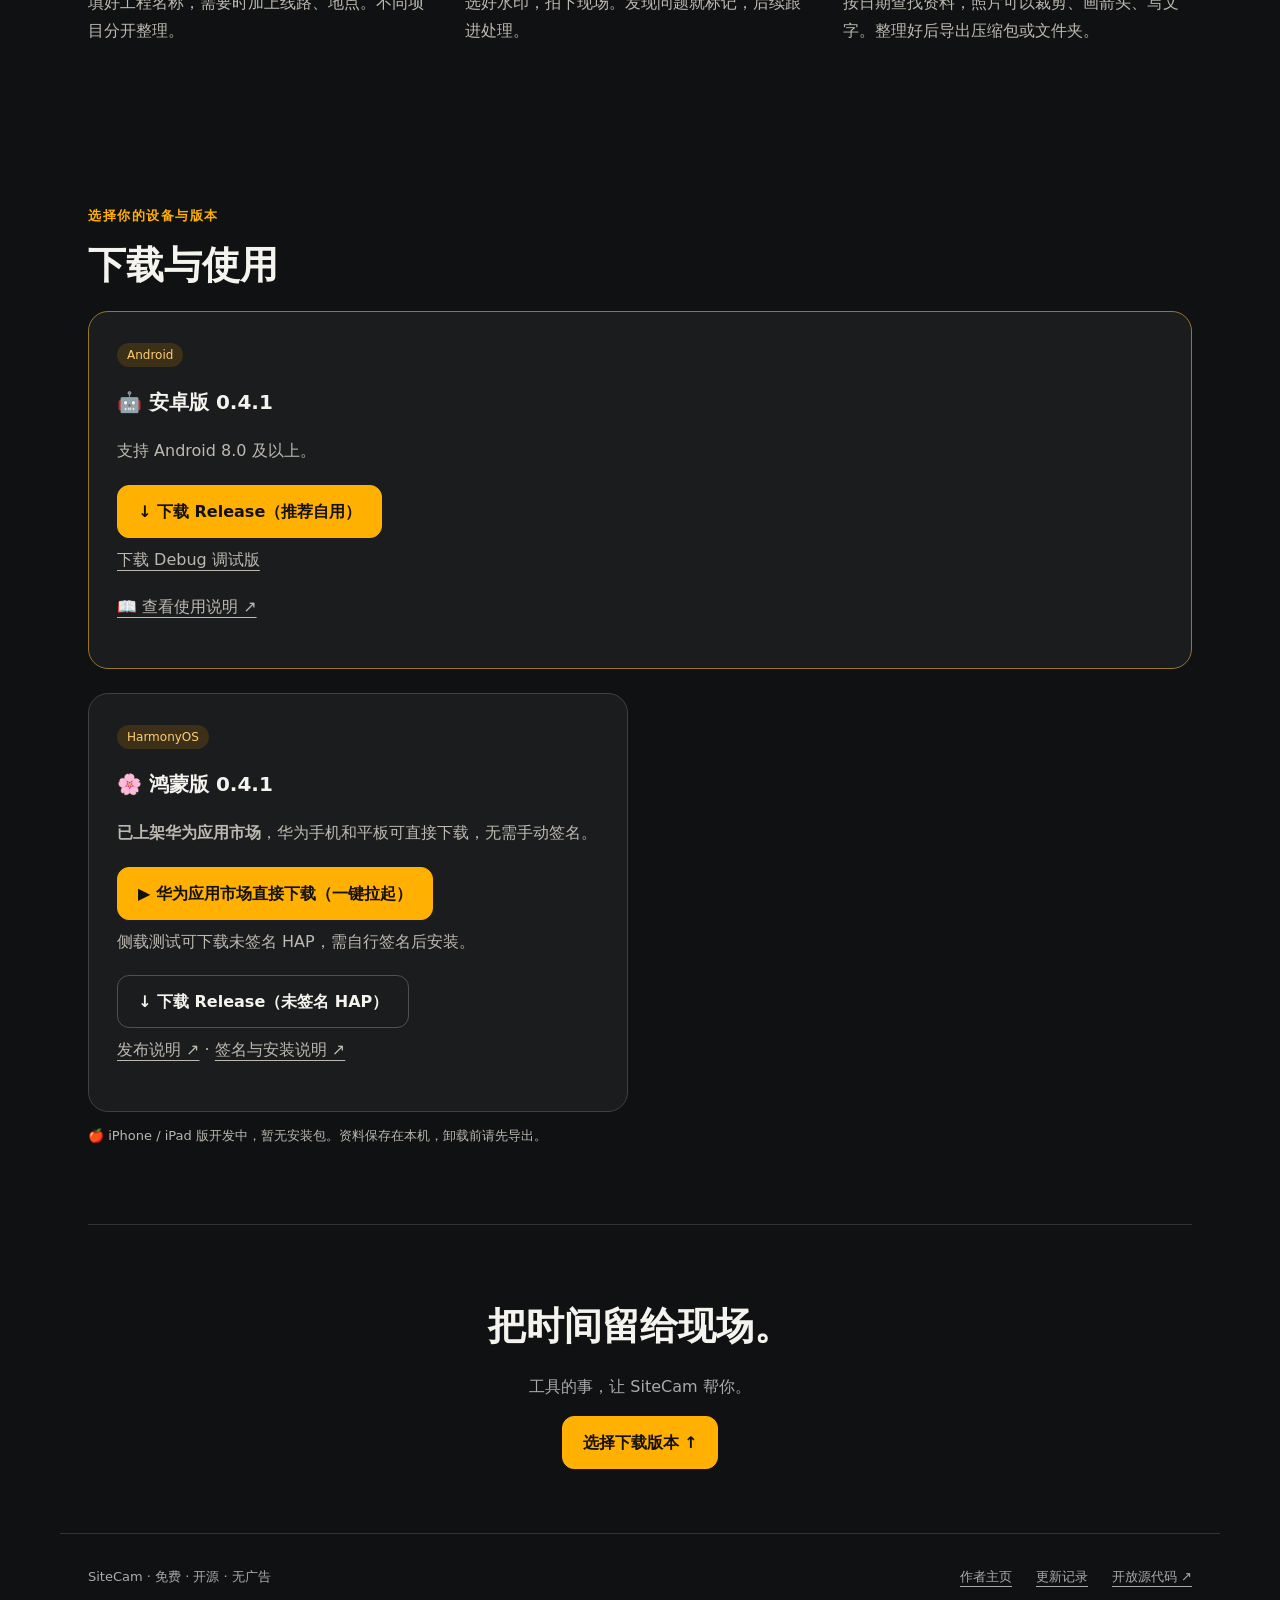
<file: sitecam/index.html>
<!doctype html>
<html lang="zh-CN"><head><meta charset="utf-8"><meta name="viewport" content="width=device-width,initial-scale=1"><meta name="color-scheme" content="dark"><meta name="theme-color" content="#101112"><meta name="description" content="SiteCam 工程水印相机 v0.4.1：拍照水印、工程整理与资料导出。水印宽度可调，大屏开场指引与浅色显示优化。"><meta property="og:title" content="SiteCam 工程水印相机 v0.4.1"><meta property="og:description" content="拍照水印、工程整理与资料导出。水印宽度可调，大屏开场指引与浅色显示优化。"><title>SiteCam 工程水印相机 v0.4.1 · 免费下载</title><link rel="canonical" href="https://yuriaqua.com/sitecam/"><link rel="icon" href="images/icon.png"><link rel="stylesheet" href="sitecam.css?v=android-first-035"></head>
<body><a class="skip" href="#main">跳到正文</a><header><a class="brand" href="/sitecam/">SiteCam <span>工程水印相机</span></a><nav aria-label="主导航"><a href="#screens">看功能</a><a href="#download">下载</a><a href="https://github.com/toydream525/SiteCam">GitHub ↗</a></nav></header>
<main id="main"><section class="hero"><div><p class="eyebrow">现场记录 · 工程整理 · v0.4.1 更新</p><h1><img src="images/icon.png" width="88" height="88" alt="">SiteCam<span>工程水印相机</span></h1><p class="lead">拍好现场照片，<br>整理好每个工程。</p><p class="muted">📷 拍摄加水印 · 🗂️ 按工程整理 · ✏️ 标记问题 · 📦 一键导出</p><p class="muted">📱 折叠屏、阔直屏和平板适配 · 🌸 鸿蒙版已正式上架华为应用市场</p><div class="badges"><span>✓ 免费</span><span>✓ 开源</span><span>✓ 无广告</span><span>✓ 华为应用市场已上架</span></div><div class="actions"><a class="button primary" href="https://github.com/toydream525/SiteCam/releases/download/v0.4.1/SiteCam-0.4.1-Android-Release.apk">安卓版 0.4.1</a><a class="button" href="appmarket://details?id=com.sitecam.app">华为应用市场一键打开</a><a class="button" href="#screens">看看功能介绍</a></div></div><div class="hero-phone"><img src="images/watermark.png" width="1200" height="2670" alt="小米手机上的 SiteCam 水印设置界面"><span>安卓真机截图 · 内置示例数据</span></div></section>
<section class="strip" aria-label="主要功能"><span>📷 拍照加水印</span><span>🗂️ 按工程整理</span><span>🚩 标记问题</span><span>📦 导出资料</span><span>📍 地址与坐标记录</span></section>
<section class="release-note"><p class="eyebrow">v0.4.1 · 更新说明</p><h2>水印宽度可调，大屏指引与显示优化。</h2></section>
<section id="screens"><p class="eyebrow">功能介绍</p><h2>拍摄、整理与导出。</h2><p class="intro">功能宣传示意，点击查看大图。</p><div class="shots"><article class="shot"><a href="images/feature-02.png" target="_blank" rel="noopener"><img src="images/feature-02.png" alt="工程再多，照片也要分得清" width="1080" height="1920" loading="lazy"></a><h3>工程再多，照片也要分得清</h3></article><article class="shot"><a href="images/feature-03.png" target="_blank" rel="noopener"><img src="images/feature-03.png" alt="手机、折叠屏、平板，现场记录都照顾到" width="1080" height="1920" loading="lazy"></a><h3>手机、折叠屏、平板，现场记录都照顾到</h3></article><article class="shot"><a href="images/feature-04.png" target="_blank" rel="noopener"><img src="images/feature-04.png" alt="水印按现场需要改" width="1080" height="1920" loading="lazy"></a><h3>水印按现场需要改</h3></article><article class="shot"><a href="images/feature-05.png" target="_blank" rel="noopener"><img src="images/feature-05.png" alt="问题在哪，直接标出来" width="1080" height="1920" loading="lazy"></a><h3>问题在哪，直接标出来</h3></article><article class="shot"><a href="images/feature-06.png" target="_blank" rel="noopener"><img src="images/feature-06.png" alt="整改到哪一步，看记录就清楚" width="1080" height="1920" loading="lazy"></a><h3>整改到哪一步，看记录就清楚</h3></article><article class="shot"><a href="images/feature-07.png" target="_blank" rel="noopener"><img src="images/feature-07.png" alt="交资料，整个工程一起带走" width="1080" height="1920" loading="lazy"></a><h3>交资料，整个工程一起带走</h3></article></div></section>
<section><p class="eyebrow">从拍摄到交付</p><h2>三个步骤，把现场资料理清楚。</h2><div class="steps"><article><b>01</b><h3>🗂️ 建一个工程</h3><p>填好工程名称，需要时加上线路、地点。不同项目分开整理。</p></article><article><b>02</b><h3>📷 拍照，记下问题</h3><p>选好水印，拍下现场。发现问题就标记，后续跟进处理。</p></article><article><b>03</b><h3>📦 导出，交给同事</h3><p>按日期查找资料，照片可以裁剪、画箭头、写文字。整理好后导出压缩包或文件夹。</p></article></div></section>
<section id="download">
<p class="eyebrow">选择你的设备与版本</p>
<h2>下载与使用</h2>
<div class="downloads">
<article class="panel android android-main">
<span class="tag">Android</span>
<h3>🤖 安卓版 0.4.1</h3>
<p>支持 Android 8.0 及以上。</p>
<a class="button primary" href="https://github.com/toydream525/SiteCam/releases/download/v0.4.1/SiteCam-0.4.1-Android-Release.apk">↓ 下载 Release（推荐自用）</a>
<p><a href="https://github.com/toydream525/SiteCam/releases/download/v0.4.1/SiteCam-0.4.1-Android-Debug.apk">下载 Debug 调试版</a></p>
<p><a href="https://github.com/toydream525/SiteCam/blob/main/docs/USER_GUIDE.md">📖 查看使用说明 ↗</a></p>
</article>
<article class="panel">
<span class="tag">HarmonyOS</span>
<h3>🌸 鸿蒙版 0.4.1</h3>
<p><strong>已上架华为应用市场</strong>，华为手机和平板可直接下载，无需手动签名。</p>
<a class="button primary" href="appmarket://details?id=com.sitecam.app">▶ 华为应用市场直接下载（一键拉起）</a>
<p>侧载测试可下载未签名 HAP，需自行签名后安装。</p>
<a class="button" href="https://github.com/toydream525/SiteCam/releases/download/v0.4.1/SiteCam-0.4.1-HarmonyOS-Release-Unsigned.hap">↓ 下载 Release（未签名 HAP）</a>
<p><a href="https://github.com/toydream525/SiteCam/releases/tag/v0.4.1">发布说明 ↗</a> · <a href="https://github.com/toydream525/SiteCam/blob/main/harmonyos/README.md">签名与安装说明 ↗</a></p>
</article>
</div>
<p class="small">🍎 iPhone / iPad 版开发中，暂无安装包。资料保存在本机，卸载前请先导出。</p>
</section>

<section class="closing"><h2>把时间留给现场。</h2><p>工具的事，让 SiteCam 帮你。</p><a class="button primary" href="#download">选择下载版本 ↑</a></section></main><footer><span>SiteCam · 免费 · 开源 · 无广告</span><a href="/">作者主页</a><a href="https://github.com/toydream525/SiteCam/blob/main/CHANGELOG.md">更新记录</a><a href="https://github.com/toydream525/SiteCam">开放源代码 ↗</a></footer></body></html>
</file>
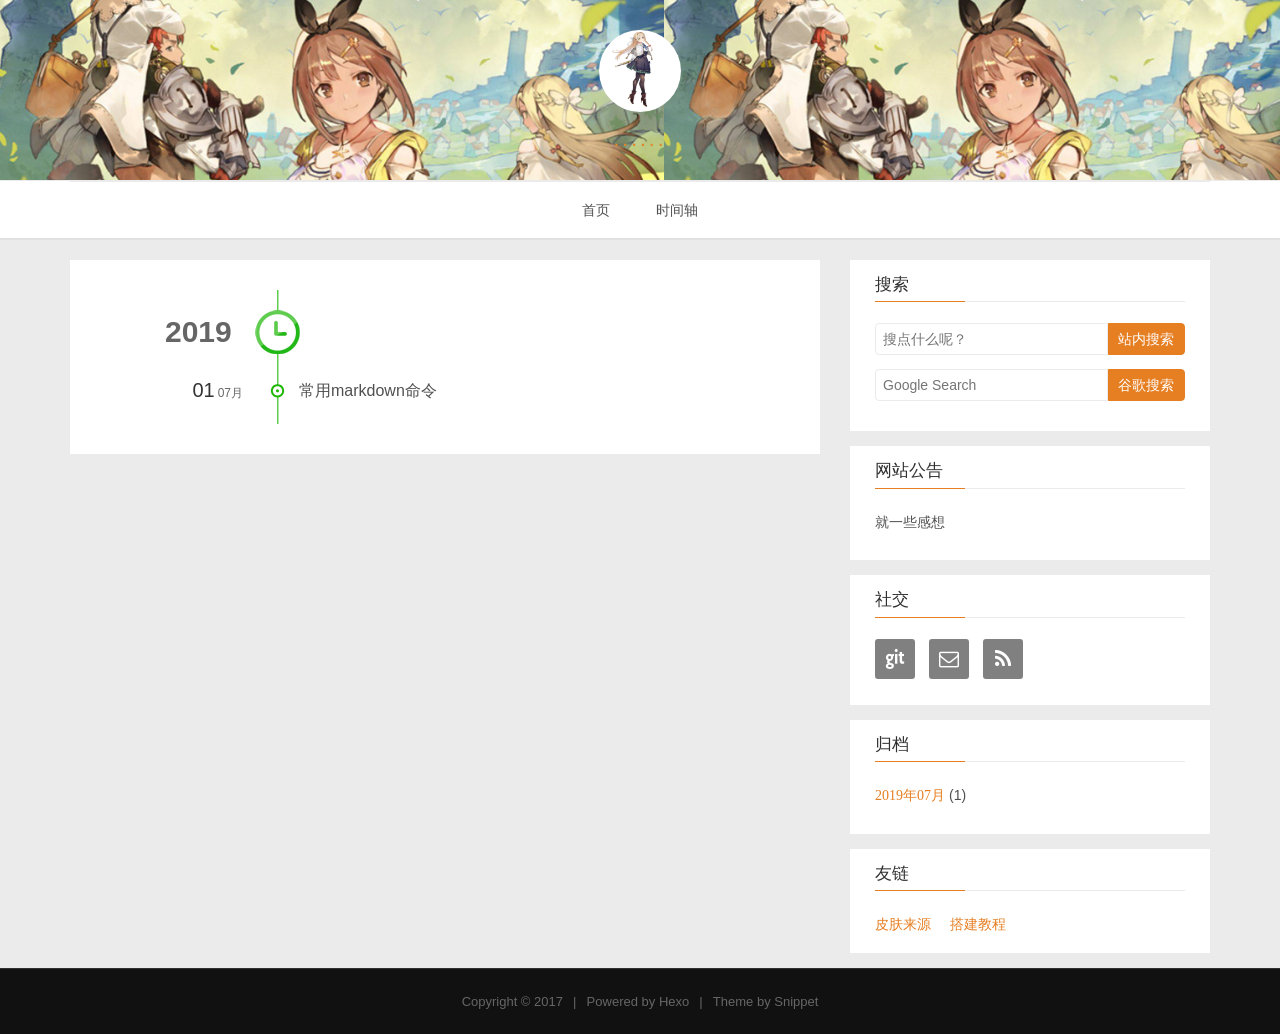
<file: archives/2019/index.html>
<!DOCTYPE HTML>
<html lang="zh-CN">
<head><meta name="generator" content="Hexo 3.9.0">
    <!--Setting-->
    <meta charset="UTF-8">
    <meta name="viewport" content="width=device-width, user-scalable=no, initial-scale=1.0, maximum-scale=1.0, minimum-scale=1.0">
    <meta http-equiv="X-UA-Compatible" content="IE=Edge,chrome=1">
    <meta http-equiv="Cache-Control" content="no-siteapp">
    <meta http-equiv="Cache-Control" content="no-transform">
    <meta name="renderer" content="webkit|ie-comp|ie-stand">
    <meta name="apple-mobile-web-app-capable" content="toydream525">
    <meta name="apple-mobile-web-app-status-bar-style" content="black">
    <meta name="format-detection" content="telephone=no,email=no,adress=no">
    <meta name="browsermode" content="application">
    <meta name="screen-orientation" content="portrait">
    <meta name="theme-version" content="1.2.3">
    <meta name="root" content="/">
    <link rel="dns-prefetch" href="http://yoursite.com">
    <!--SEO-->

    <meta name="keywords" content>


    <meta name="description" content>



<meta name="robots" content="all">
<meta name="google" content="all">
<meta name="googlebot" content="all">
<meta name="verify" content="all">

    <!--Title-->


<title>归档：2019 | toydream525</title>


    <link rel="alternate" href="/atom.xml" title="toydream525" type="application/atom+xml">


    <link rel="icon" href="/favicon.ico">

    



<link rel="stylesheet" href="/css/bootstrap.min.css?rev=3.3.7">
<link rel="stylesheet" href="/css/font-awesome.min.css?rev=4.5.0">
<link rel="stylesheet" href="/css/style.css?rev=@@hash">




    
	<div class="hide">
		<script type="text/javascript">
			var cnzz_protocol = (("https:" == document.location.protocol) ? " https://" : " http://");document.write(unescape("%3Cspan class='cnzz_stat_icon_1263868967 hide' %3E%3Cscript%20src%3D%22https%3A%2F%2Fs95.cnzz.com%2Fz_stat.php%3Fweb_id%3D1272564536%22%3E%3C%2Fscript%3E%3C/span%3E%3Cscript src='" + cnzz_protocol + "s19.cnzz.com/z_stat.php%3Fid%3D1263868967%26show%3Dpic1' type='text/javascript'%3E%3C/script%3E"));
		</script>
	</div>






    

</head>

</html>
<!--[if lte IE 8]>
<style>
    html{ font-size: 1em }
</style>
<![endif]-->
<!--[if lte IE 9]>
<div style="ie">你使用的浏览器版本过低，为了你更好的阅读体验，请更新浏览器的版本或者使用其他现代浏览器，比如Chrome、Firefox、Safari等。</div>
<![endif]-->

<body>
    <header class="main-header"  style="background-image:url(/img/head-img.png)"  >
    <div class="main-header-box">
        <a class="header-avatar" href="/" title='John Doe'>
            <img src="/img/avatar.jpg" alt="logo头像" class="img-responsive center-block">
        </a>
        <div class="branding">
        	<!--<h2 class="text-hide">Snippet主题,从未如此简单有趣</h2>-->
            
                <h2> ...... </h2>
            
    	</div>
    </div>
</header>
    <nav class="main-navigation">
    <div class="container">
        <div class="row">
            <div class="col-sm-12">
                <div class="navbar-header"><span class="nav-toggle-button collapsed pull-right" data-toggle="collapse" data-target="#main-menu" id="mnav">
                    <span class="sr-only"></span>
                        <i class="fa fa-bars"></i>
                    </span>
                    <a class="navbar-brand" href="http://yoursite.com">toydream525</a>
                </div>
                <div class="collapse navbar-collapse" id="main-menu">
                    <ul class="menu">
                        
                            <li role="presentation" class="text-center">
                                <a href="/"><i class="fa "></i>首页</a>
                            </li>
                        
                            <li role="presentation" class="text-center">
                                <a href="/archives/"><i class="fa "></i>时间轴</a>
                            </li>
                        
                    </ul>
                </div>
            </div>
        </div>
    </div>
</nav>
    <section class="content-wrap">
        <div class="container">
            <div class="row">
                <main class="col-md-8 main-content ">
                    <div id="main">
     <div class="timebox">
          <div class="timeline">
              <ul>
                
                
                    
                    
                        
                            
                            <h2>2019</h2>
                        
                        
                          <li>
                        
                            <h3>
                              01<span>07月</span>
                            </h3>
                            <a href="/2019/07/01/q-1/" title="常用markdown命令" target="_blank">常用markdown命令</a>
                        </li>
                    
                
              </ul>
          </div>
    </div>
</div>



                </main>
                
                    
    <aside class="col-md-4 sidebar">
        
        
    <div class="widget">
        <h3 class="title">搜索</h3>
        <div id="search-form">
            <div id="result-mask" class="hide"></div>
            <div class="search-area">
                
                    <input id="search-key" type="search" autocomplete="off" placeholder="搜点什么呢？">
                    <button type="button" class="search-form-submit" id="search-local">站内搜索</button>
                
                
                    <form action="//google.com/search" method="get" accept-charset="UTF-8" class="search-form"><input type="search" name="q" class="search-form-input" placeholder="Google Search"><button type="submit" class="search-form-submit">谷歌搜索</button><input type="hidden" name="sitesearch" value="http://yoursite.com"></form>
                
            </div>
            <div id="result-wrap" class="hide">
                <div id="search-result"></div>
            </div>
            <div class="hide">
                <template id="search-tpl">
                    <div class="item">
                        <a href="/{path}" title="{title}">
                            <div class="title">{title}</div>
                            <div class="content">{content}</div>
                        </a>
                    </div>
                </template>
            </div>
        </div>
    </div>

        
        
    <div class="widget">
        <h3 class="title">网站公告</h3>
        <div class="notification">
            <p>
    就一些感想
</p>
        </div>
    </div>

        
        
    <div class="widget">
      <h3 class="title">社交</h3> 
        <div class="content social">
            
	            <a href="//github.com/toydream525" rel="external nofollow" title="Github" target="_blank">
			    	<i class="git fa fa-git"></i>
			    </a>
            
	            <a href="//toydream525@gmail.com" rel="external nofollow" title="邮箱" target="_blank">
			    	<i class="envelope-o fa fa-envelope-o"></i>
			    </a>
            
	            <a href="/atom.xml" rel="external nofollow" title="RSS" target="_blank">
			    	<i class="feed fa fa-feed"></i>
			    </a>
            
        </div>
    </div>


        
        

        
        
    <div class="widget">
        <h3 class="title">归档</h3>
        <ul class="archive-list"><li class="archive-list-item"><a class="archive-list-link" href="/archives/2019/07/"><i class="fa" aria-hidden="true">2019年07月</i></a><span class="archive-list-count">1</span></li></ul>
    </div>


        
        

        
        
    <div class="widget">
        <h3 class="title">友链</h3>
        <div class="content friends-link">
        
            <a href="https://github.com/shenliyang/hexo-theme-snippet" class="fa" target="_blank">皮肤来源</a>
        
            <a href="https://www.simon96.online/2018/10/12/hexo-tutorial/" class="fa" target="_blank">搭建教程</a>
        
        </div>
    </div>


        
    </aside>

                
            </div>
        </div>
    </section>
    <footer class="main-footer">
    <div class="container">
        <div class="row">
        </div>
    </div>
</footer>

<a id="back-to-top" class="icon-btn hide">
	<i class="fa fa-chevron-up"></i>
</a>




    <div class="copyright">
    <div class="container">
        <div class="row">
            <div class="col-sm-12">
                <div class="busuanzi">
    
</div>

            </div>
            <div class="col-sm-12">
                <span>Copyright &copy; 2017
                </span> |
                <span>
                    Powered by <a href="//hexo.io" class="copyright-links" target="_blank" rel="nofollow">Hexo</a>
                </span> |
                <span>
                    Theme by <a href="//github.com/shenliyang/hexo-theme-snippet.git" class="copyright-links" target="_blank" rel="nofollow">Snippet</a>
                </span>
            </div>
        </div>
    </div>
</div>


	<script src="/js/search.js?rev=@@hash"></script>






<script src="/js/app.js?rev=@@hash"></script>

</body>
</html>
</file>
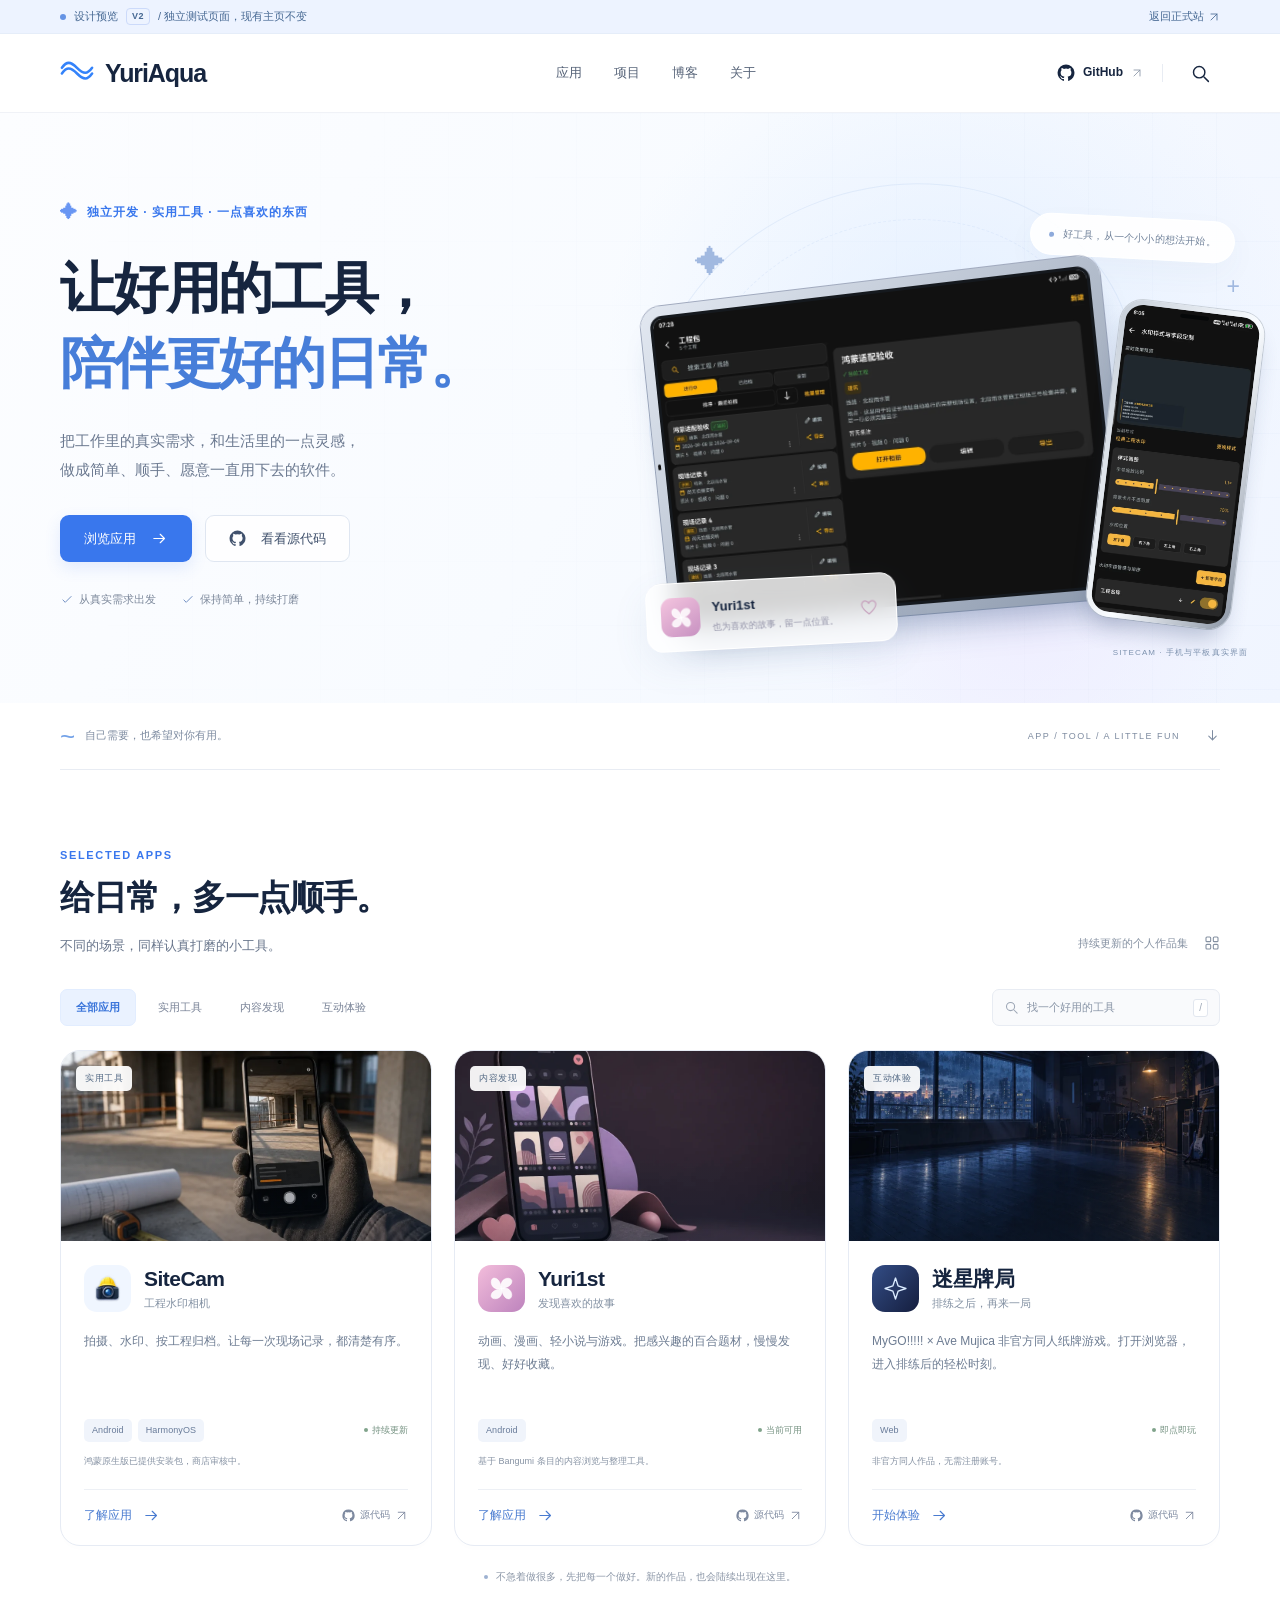
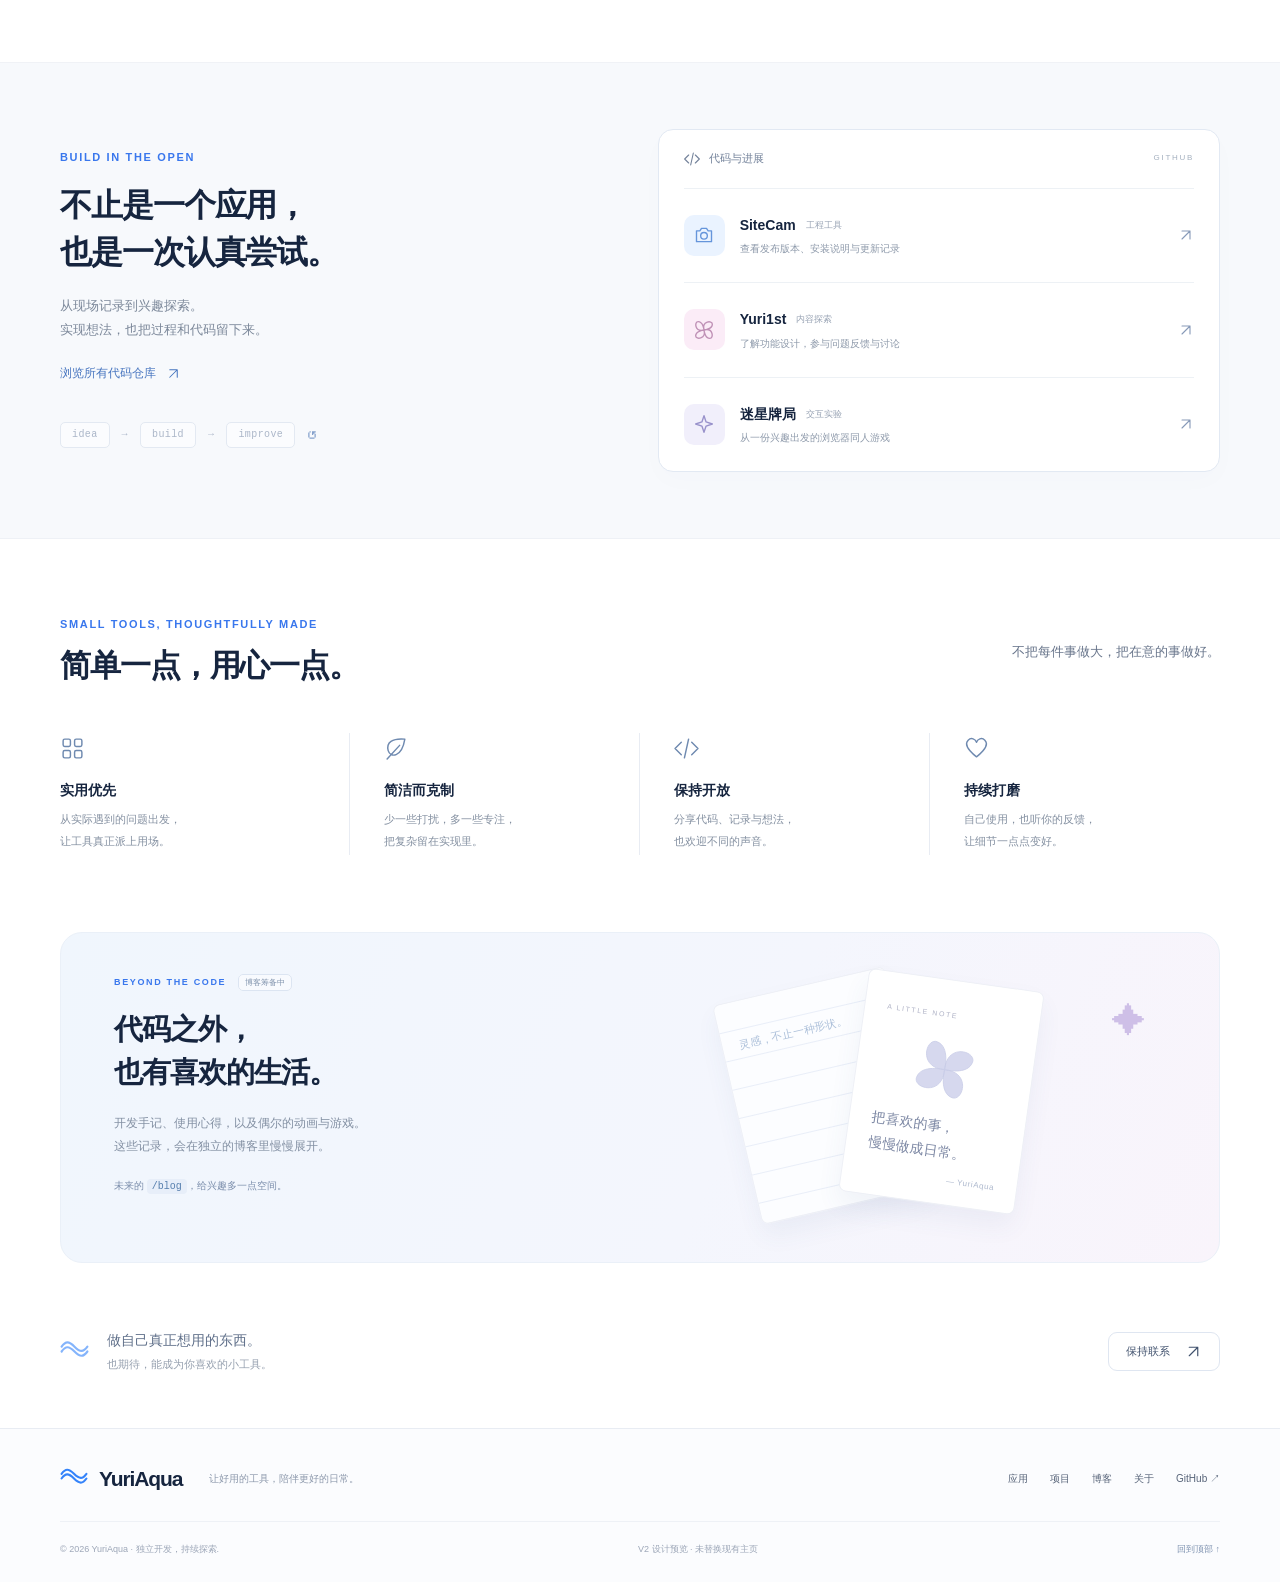
<file: preview/home-v2/index.html>
<!doctype html>
<html lang="zh-CN">
<head>
 <meta charset="utf-8"><meta name="viewport" content="width=device-width,initial-scale=1">
 <meta name="robots" content="noindex,nofollow,noarchive"><meta name="referrer" content="strict-origin-when-cross-origin">
 <meta name="description" content="YuriAqua 中文软件官网设计预览。实用的应用、开放的项目，以及一点喜欢的东西。">
 <meta name="theme-color" content="#f7f9fd"><meta name="color-scheme" content="light">
 <title>YuriAqua · 让好用的工具，陪伴更好的日常｜设计预览</title>
 <link rel="icon" href="assets/favicon.svg" type="image/svg+xml">
 <link rel="stylesheet" href="styles.css?v=1"><script defer src="app.js?v=1"></script>
</head>
<body>
<a class="skip-link" href="#main">跳到主要内容</a>
<svg class="svg-defs" xmlns="http://www.w3.org/2000/svg" aria-hidden="true"><defs>
 <symbol id="i-wave" viewBox="0 0 36 24"><path d="M2 12c5-7 9-7 16 0s11 7 16 0M2 6c5-7 9-7 16 0s11 7 16 0"/></symbol>
 <symbol id="i-arrow" viewBox="0 0 24 24"><path d="M4 12h15m-6-6 6 6-6 6"/></symbol>
 <symbol id="i-external" viewBox="0 0 24 24"><path d="M6 18 18 6M6 6h12v12"/></symbol>
 <symbol id="i-search" viewBox="0 0 24 24"><circle cx="10.5" cy="10.5" r="6.5"/><path d="m16 16 5 5"/></symbol>
 <symbol id="i-close" viewBox="0 0 24 24"><path d="m6 6 12 12M6 18 18 6"/></symbol>
 <symbol id="i-menu" viewBox="0 0 24 24"><path d="M4 7h16M4 12h16M4 17h16"/></symbol>
 <symbol id="i-code" viewBox="0 0 24 24"><path d="m7 6-6 6 6 6m10-12 6 6-6 6m-3-15-4 18"/></symbol>
 <symbol id="i-camera" viewBox="0 0 24 24"><path d="M3 7h4l2-3h6l2 3h4v13H3z"/><circle cx="12" cy="13" r="4"/></symbol>
 <symbol id="i-flower" viewBox="0 0 24 24"><path d="M12 12C1 15 0 2 5 2c6 0 7 10 7 10Zm0 0C9 1 22 0 22 5c0 6-10 7-10 7Zm0 0c11-3 12 10 7 10-6 0-7-10-7-10Zm0 0c3 11-10 12-10 7 0-6 10-7 10-7Z"/></symbol>
 <symbol id="i-star" viewBox="0 0 24 24"><path d="m12 2 2.5 7.5L22 12l-7.5 2.5L12 22l-2.5-7.5L2 12l7.5-2.5L12 2Z"/></symbol>
 <symbol id="i-check" viewBox="0 0 24 24"><path d="m5 12 4 4L19 6"/></symbol>
 <symbol id="i-leaf" viewBox="0 0 24 24"><path d="M20 3C8 2 2 6 4 14c2 7 13 7 16-11ZM3 22 15 9"/></symbol>
 <symbol id="i-heart" viewBox="0 0 24 24"><path d="M20 4c-3-3-7-1-8 2-1-3-5-5-8-2-6 6 8 16 8 16s14-10 8-16Z"/></symbol>
 <symbol id="i-grid" viewBox="0 0 24 24"><rect x="3" y="3" width="7" height="7" rx="1.5"/><rect x="14" y="3" width="7" height="7" rx="1.5"/><rect x="3" y="14" width="7" height="7" rx="1.5"/><rect x="14" y="14" width="7" height="7" rx="1.5"/></symbol>
 <symbol id="i-github" viewBox="0 0 24 24"><path fill="currentColor" stroke="none" d="M12 .8a11.2 11.2 0 0 0-3.54 21.83c.56.1.77-.24.77-.54v-2.17c-3.12.67-3.78-1.33-3.78-1.33-.51-1.3-1.24-1.64-1.24-1.64-1.02-.7.08-.69.08-.69 1.13.08 1.73 1.16 1.73 1.16 1 1.72 2.62 1.22 3.26.93.1-.73.39-1.22.71-1.5-2.49-.28-5.1-1.25-5.1-5.54 0-1.22.44-2.22 1.16-3-.12-.28-.5-1.42.11-2.96 0 0 .94-.3 3.08 1.15a10.73 10.73 0 0 1 5.6 0c2.14-1.45 3.08-1.15 3.08-1.15.61 1.54.23 2.68.11 2.96.72.78 1.15 1.78 1.15 3.01 0 4.3-2.61 5.25-5.11 5.53.4.35.76 1.03.76 2.08v3.16c0 .3.2.65.78.54A11.2 11.2 0 0 0 12 .8Z"/></symbol>
</defs></svg>
<div class="preview-bar"><div class="container preview-inner"><span><i class="status-dot"></i>设计预览 <b>V2</b><span class="preview-context"> / 独立测试页面，现有主页不变</span></span><a href="/">返回正式站 <svg class="icon"><use href="#i-external"/></svg></a></div></div>
<header class="site-header"><div class="container nav-wrap">
 <a class="brand" href="./" aria-label="YuriAqua 测试首页"><svg class="brand-wave"><use href="#i-wave"/></svg><span>YuriAqua</span></a>
 <nav class="desktop-nav" aria-label="主导航"><a href="#apps">应用</a><a href="#projects">项目</a><a href="#notes">博客</a><a href="#about">关于</a></nav>
 <div class="nav-actions"><a class="github-nav" href="https://github.com/toydream525" target="_blank" rel="noopener noreferrer"><svg class="icon"><use href="#i-github"/></svg>GitHub<svg class="icon small"><use href="#i-external"/></svg></a><span class="nav-divider"></span><button class="icon-button search-trigger" type="button" aria-label="搜索应用"><svg class="icon"><use href="#i-search"/></svg></button><button id="menu-toggle" class="icon-button menu-toggle" type="button" aria-label="打开导航菜单" aria-controls="mobile-nav" aria-expanded="false"><svg class="icon"><use href="#i-menu"/></svg></button></div>
</div><nav id="mobile-nav" class="mobile-nav container" aria-label="手机导航" hidden><a href="#apps">应用</a><a href="#projects">项目</a><a href="#notes">博客</a><a href="#about">关于</a><a href="https://github.com/toydream525">GitHub ↗</a></nav></header>
<main id="main">
<section class="hero"><div class="hero-grid" aria-hidden="true"></div><div class="container hero-layout">
 <div class="hero-copy"><p class="eyebrow hero-eyebrow"><span class="tiny-star">✦</span> 独立开发 · 实用工具 · 一点喜欢的东西</p><h1>让好用的工具，<br><span>陪伴更好的日常。</span></h1><p class="hero-lead">把工作里的真实需求，和生活里的一点灵感，<br class="desktop-break">做成简单、顺手、愿意一直用下去的软件。</p><div class="hero-actions"><a class="button primary" href="#apps">浏览应用<svg class="icon"><use href="#i-arrow"/></svg></a><a class="button secondary" href="https://github.com/toydream525" target="_blank" rel="noopener noreferrer"><svg class="icon"><use href="#i-github"/></svg>看看源代码</a></div><div class="hero-values"><span><svg class="icon"><use href="#i-check"/></svg>从真实需求出发</span><span><svg class="icon"><use href="#i-check"/></svg>保持简单，持续打磨</span></div></div>
 <div class="hero-visual" role="img" aria-label="SiteCam 平板工程管理与手机水印设置真机界面组合展示">
  <div class="visual-orbit orbit-one"></div><div class="visual-orbit orbit-two"></div><div class="visual-spark spark-one">✦</div><div class="visual-spark spark-two">+</div>
  <div class="floating-label top-label"><span class="label-dot"></span>好工具，从一个小小的想法开始。</div>
  <div class="tablet"><div class="tablet-camera"></div><img src="assets/sitecam-tablet.webp" width="1180" height="827" alt="" fetchpriority="high"></div>
  <div class="phone"><div class="phone-speaker"></div><img src="assets/sitecam-phone.webp" width="480" height="1068" alt="" fetchpriority="high"></div>
  <div class="floating-product"><span class="flower-mark"><svg class="icon"><use href="#i-flower"/></svg></span><div><b>Yuri1st</b><span>也为喜欢的故事，留一点位置。</span></div><svg class="icon"><use href="#i-heart"/></svg></div>
  <span class="visual-caption">SITECAM · 手机与平板真实界面</span>
 </div>
</div></section>
<div class="container intro-line"><p><span class="mini-wave">~</span> 自己需要，也希望对你有用。</p><span>APP / TOOL / A LITTLE FUN<svg class="icon"><use href="#i-arrow"/></svg></span></div>
<section id="apps" class="container section apps-section" aria-labelledby="apps-heading">
 <div class="section-heading"><div><p class="eyebrow">SELECTED APPS</p><h2 id="apps-heading">给日常，多一点顺手。</h2><p class="section-description">不同的场景，同样认真打磨的小工具。</p></div><span class="section-side">持续更新的个人作品集<svg class="icon"><use href="#i-grid"/></svg></span></div>
 <div class="catalog-toolbar"><div class="filter-group" role="group" aria-label="按类型筛选应用"><!-- FILTERS:START -->
<button class="filter-button" type="button" data-filter="all" aria-pressed="true">全部应用</button><button class="filter-button" type="button" data-filter="实用工具" aria-pressed="false">实用工具</button><button class="filter-button" type="button" data-filter="内容发现" aria-pressed="false">内容发现</button><button class="filter-button" type="button" data-filter="互动体验" aria-pressed="false">互动体验</button>
<!-- FILTERS:END --></div><label class="catalog-search"><svg class="icon"><use href="#i-search"/></svg><input id="app-search" type="search" placeholder="找一个好用的工具" aria-label="搜索应用、用途或平台" autocomplete="off"><kbd>/</kbd></label></div>
 <p id="catalog-status" class="sr-only" role="status" aria-live="polite"></p>
 <div class="app-grid" id="app-grid"><!-- APPS:START -->
<article class="app-card" data-id="sitecam" data-category="实用工具" data-search="sitecam 工程水印相机 实用工具 拍摄、水印、按工程归档。让每一次现场记录，都清楚有序。 android harmonyos" aria-labelledby="title-sitecam">
 <div class="app-cover"><img src="assets/sitecam-cover.webp" alt="SiteCam 工程现场拍摄功能示意" width="960" height="600" loading="lazy"><span class="app-category">实用工具</span></div>
 <div class="app-body"><div class="app-title-row"><span class="app-mark blue" aria-hidden="true"><img src="assets/sitecam-icon.webp" width="47" height="47" alt="" loading="lazy"></span><div><h3 id="title-sitecam">SiteCam</h3><p class="app-subtitle">工程水印相机</p></div></div>
 <p class="app-description">拍摄、水印、按工程归档。让每一次现场记录，都清楚有序。</p><div class="app-platforms"><span class="platform-tag">Android</span><span class="platform-tag">HarmonyOS</span><span class="app-status">持续更新</span></div><p class="app-note">鸿蒙原生版已提供安装包，商店审核中。</p>
 <div class="app-actions"><a class="app-link" href="/sitecam/" aria-label="了解应用：SiteCam">了解应用<svg class="icon" aria-hidden="true"><use href="#i-arrow"/></svg></a><a class="source-link" href="https://github.com/toydream525/SiteCam" target="_blank" rel="noopener noreferrer" aria-label="SiteCam 的源代码"><svg class="icon" aria-hidden="true"><use href="#i-github"/></svg>源代码<svg class="icon" aria-hidden="true"><use href="#i-external"/></svg></a></div></div></article>
<article class="app-card" data-id="yuri1st" data-category="内容发现" data-search="yuri1st 发现喜欢的故事 内容发现 动画、漫画、轻小说与游戏。把感兴趣的百合题材，慢慢发现、好好收藏。 android" aria-labelledby="title-yuri1st">
 <div class="app-cover"><img src="assets/yuri1st-cover.webp" alt="Yuri1st 内容分类与收藏功能示意" width="960" height="600" loading="lazy"><span class="app-category">内容发现</span></div>
 <div class="app-body"><div class="app-title-row"><span class="app-mark pink" aria-hidden="true"><svg class="icon" aria-hidden="true"><use href="#i-flower"/></svg></span><div><h3 id="title-yuri1st">Yuri1st</h3><p class="app-subtitle">发现喜欢的故事</p></div></div>
 <p class="app-description">动画、漫画、轻小说与游戏。把感兴趣的百合题材，慢慢发现、好好收藏。</p><div class="app-platforms"><span class="platform-tag">Android</span><span class="app-status">当前可用</span></div><p class="app-note">基于 Bangumi 条目的内容浏览与整理工具。</p>
 <div class="app-actions"><a class="app-link" href="/Yuri1st/" aria-label="了解应用：Yuri1st">了解应用<svg class="icon" aria-hidden="true"><use href="#i-arrow"/></svg></a><a class="source-link" href="https://github.com/toydream525/Yuri1st" target="_blank" rel="noopener noreferrer" aria-label="Yuri1st 的源代码"><svg class="icon" aria-hidden="true"><use href="#i-github"/></svg>源代码<svg class="icon" aria-hidden="true"><use href="#i-external"/></svg></a></div></div></article>
<article class="app-card" data-id="mygo" data-category="互动体验" data-search="迷星牌局 排练之后，再来一局 互动体验 mygo!!!!! × ave mujica 非官方同人纸牌游戏。打开浏览器，进入排练后的轻松时刻。 web" aria-labelledby="title-mygo">
 <div class="app-cover"><img src="assets/mygo-cover.webp" alt="迷星牌局的深蓝色练习室场景" width="960" height="600" loading="lazy"><span class="app-category">互动体验</span></div>
 <div class="app-body"><div class="app-title-row"><span class="app-mark navy" aria-hidden="true"><svg class="icon" aria-hidden="true"><use href="#i-star"/></svg></span><div><h3 id="title-mygo">迷星牌局</h3><p class="app-subtitle">排练之后，再来一局</p></div></div>
 <p class="app-description">MyGO!!!!! × Ave Mujica 非官方同人纸牌游戏。打开浏览器，进入排练后的轻松时刻。</p><div class="app-platforms"><span class="platform-tag">Web</span><span class="app-status">即点即玩</span></div><p class="app-note">非官方同人作品，无需注册账号。</p>
 <div class="app-actions"><a class="app-link" href="/mygo/" aria-label="开始体验：迷星牌局">开始体验<svg class="icon" aria-hidden="true"><use href="#i-arrow"/></svg></a><a class="source-link" href="https://github.com/toydream525/mygo-demo" target="_blank" rel="noopener noreferrer" aria-label="迷星牌局 的源代码"><svg class="icon" aria-hidden="true"><use href="#i-github"/></svg>源代码<svg class="icon" aria-hidden="true"><use href="#i-external"/></svg></a></div></div></article>
<!-- APPS:END --></div>
 <div id="empty-state" class="empty-state" hidden><svg class="icon"><use href="#i-search"/></svg><h3>暂时没有找到这个工具</h3><p>换一个关键词，或者看看全部应用。</p><button class="button secondary" id="reset-search" type="button">查看全部应用</button></div>
 <button class="button secondary load-more" type="button" id="load-more" hidden>显示更多应用<svg class="icon"><use href="#i-arrow"/></svg></button>
 <p class="catalog-note"><span class="status-dot"></span>不急着做很多，先把每一个做好。新的作品，也会陆续出现在这里。</p>
</section>
<section id="projects" class="project-section"><div class="container project-layout"><div class="project-intro"><p class="eyebrow">BUILD IN THE OPEN</p><h2>不止是一个应用，<br>也是一次认真尝试。</h2><p>从现场记录到兴趣探索。<br>实现想法，也把过程和代码留下来。</p><a class="text-link" href="https://github.com/toydream525?tab=repositories" target="_blank" rel="noopener noreferrer">浏览所有代码仓库<svg class="icon"><use href="#i-external"/></svg></a><div class="code-decoration" aria-hidden="true"><span>idea</span><i>→</i><span>build</span><i>→</i><span>improve</span><b>↺</b></div></div><div class="project-panel"><div class="panel-heading"><span><svg class="icon"><use href="#i-code"/></svg>代码与进展</span><span class="panel-source">GITHUB</span></div>
<a class="project-row" href="https://github.com/toydream525/SiteCam/releases/latest" target="_blank" rel="noopener noreferrer"><span class="repo-icon blue"><svg class="icon"><use href="#i-camera"/></svg></span><div><h3>SiteCam <span>工程工具</span></h3><p>查看发布版本、安装说明与更新记录</p></div><svg class="icon row-arrow"><use href="#i-external"/></svg></a>
<a class="project-row" href="https://github.com/toydream525/Yuri1st" target="_blank" rel="noopener noreferrer"><span class="repo-icon pink"><svg class="icon"><use href="#i-flower"/></svg></span><div><h3>Yuri1st <span>内容探索</span></h3><p>了解功能设计，参与问题反馈与讨论</p></div><svg class="icon row-arrow"><use href="#i-external"/></svg></a>
<a class="project-row" href="https://github.com/toydream525/mygo-demo" target="_blank" rel="noopener noreferrer"><span class="repo-icon violet"><svg class="icon"><use href="#i-star"/></svg></span><div><h3>迷星牌局 <span>交互实验</span></h3><p>从一份兴趣出发的浏览器同人游戏</p></div><svg class="icon row-arrow"><use href="#i-external"/></svg></a>
</div></div></section>
<section id="about" class="container section principles-section"><div class="section-heading compact-heading"><div><p class="eyebrow">SMALL TOOLS, THOUGHTFULLY MADE</p><h2>简单一点，用心一点。</h2></div><p class="section-description">不把每件事做大，把在意的事做好。</p></div><div class="principles"><article><svg class="icon"><use href="#i-grid"/></svg><h3>实用优先</h3><p>从实际遇到的问题出发，<br>让工具真正派上用场。</p></article><article><svg class="icon"><use href="#i-leaf"/></svg><h3>简洁而克制</h3><p>少一些打扰，多一些专注，<br>把复杂留在实现里。</p></article><article><svg class="icon"><use href="#i-code"/></svg><h3>保持开放</h3><p>分享代码、记录与想法，<br>也欢迎不同的声音。</p></article><article><svg class="icon"><use href="#i-heart"/></svg><h3>持续打磨</h3><p>自己使用，也听你的反馈，<br>让细节一点点变好。</p></article></div></section>
<section id="notes" class="container notes-section"><div class="notes-card"><div class="notes-copy"><p class="eyebrow">BEYOND THE CODE <span>博客筹备中</span></p><h2>代码之外，<br>也有喜欢的生活。</h2><p>开发手记、使用心得，以及偶尔的动画与游戏。<br>这些记录，会在独立的博客里慢慢展开。</p><span class="coming-note">未来的 <code>/blog</code>，给兴趣多一点空间。</span></div><div class="notes-art" aria-hidden="true"><div class="note-paper paper-back"><span>灵感，不止一种形状。</span></div><div class="note-paper paper-front"><span class="paper-label">A LITTLE NOTE</span><div class="paper-flower"><svg><use href="#i-flower"/></svg></div><p>把喜欢的事，<br>慢慢做成日常。</p><span class="paper-signature">— YuriAqua</span></div><i class="note-spark">✦</i></div></div></section>
<section class="container closing"><div><svg class="brand-wave"><use href="#i-wave"/></svg><p>做自己真正想用的东西。<br><span>也期待，能成为你喜欢的小工具。</span></p></div><a class="button secondary" href="https://github.com/toydream525" target="_blank" rel="noopener noreferrer">保持联系<svg class="icon"><use href="#i-external"/></svg></a></section>
</main>
<footer class="site-footer"><div class="container footer-top"><a class="brand" href="./"><svg class="brand-wave"><use href="#i-wave"/></svg><span>YuriAqua</span></a><p>让好用的工具，陪伴更好的日常。</p><nav aria-label="页脚导航"><a href="#apps">应用</a><a href="#projects">项目</a><a href="#notes">博客</a><a href="#about">关于</a><a href="https://github.com/toydream525" target="_blank" rel="noopener noreferrer">GitHub ↗</a></nav></div><div class="container footer-bottom"><span>© <span id="year">2026</span> YuriAqua · 独立开发，持续探索.</span><span>V2 设计预览 · 未替换现有主页</span><a href="#main">回到顶部 ↑</a></div></footer>
</body></html>
</file>
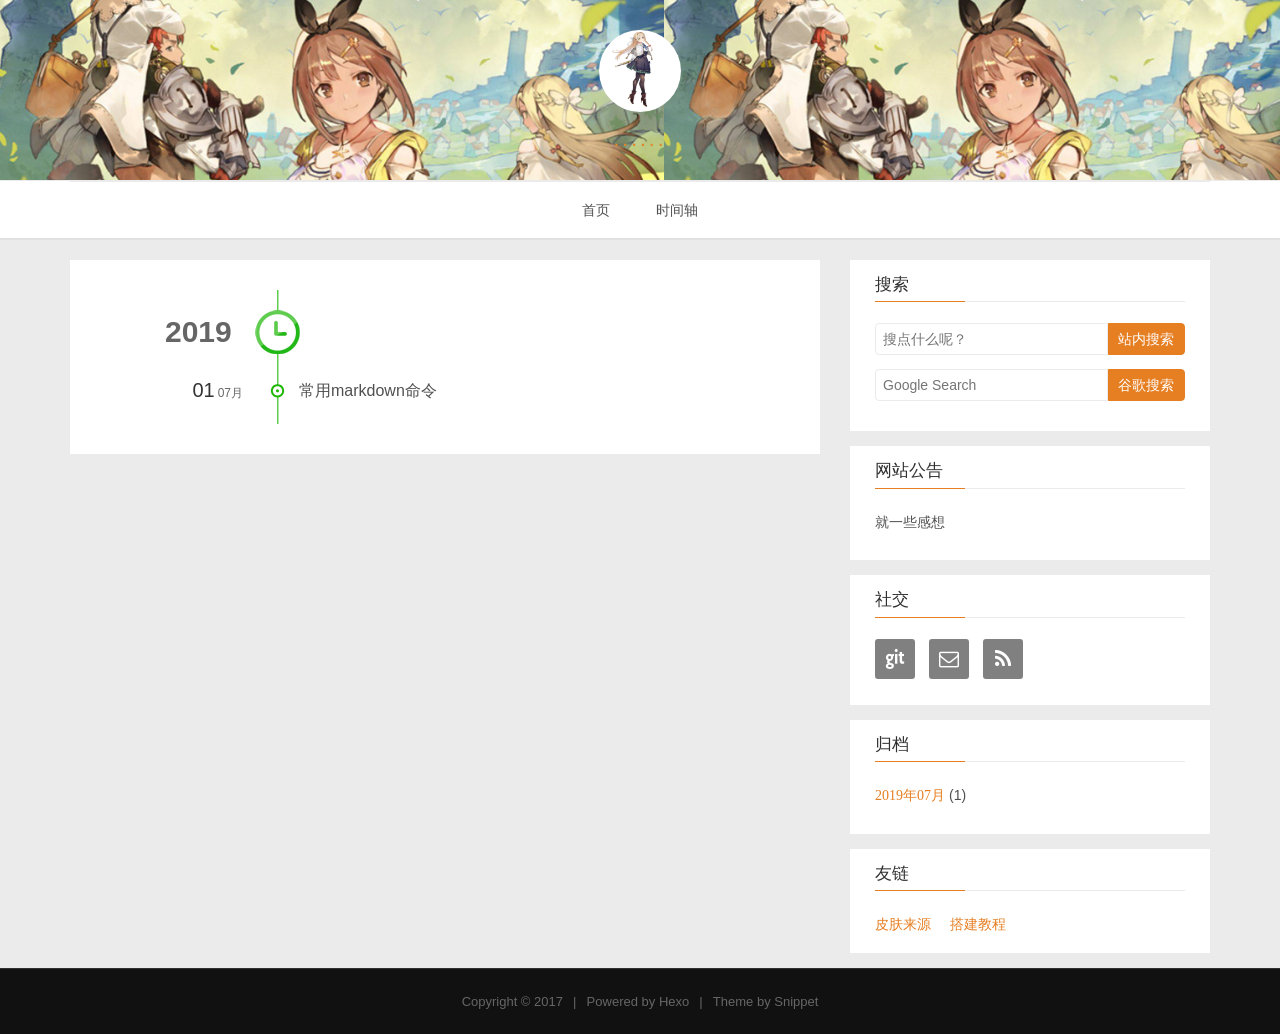
<file: archives/2019/07/index.html>
<!DOCTYPE HTML>
<html lang="zh-CN">
<head><meta name="generator" content="Hexo 3.9.0">
    <!--Setting-->
    <meta charset="UTF-8">
    <meta name="viewport" content="width=device-width, user-scalable=no, initial-scale=1.0, maximum-scale=1.0, minimum-scale=1.0">
    <meta http-equiv="X-UA-Compatible" content="IE=Edge,chrome=1">
    <meta http-equiv="Cache-Control" content="no-siteapp">
    <meta http-equiv="Cache-Control" content="no-transform">
    <meta name="renderer" content="webkit|ie-comp|ie-stand">
    <meta name="apple-mobile-web-app-capable" content="toydream525">
    <meta name="apple-mobile-web-app-status-bar-style" content="black">
    <meta name="format-detection" content="telephone=no,email=no,adress=no">
    <meta name="browsermode" content="application">
    <meta name="screen-orientation" content="portrait">
    <meta name="theme-version" content="1.2.3">
    <meta name="root" content="/">
    <link rel="dns-prefetch" href="http://yoursite.com">
    <!--SEO-->

    <meta name="keywords" content>


    <meta name="description" content>



<meta name="robots" content="all">
<meta name="google" content="all">
<meta name="googlebot" content="all">
<meta name="verify" content="all">

    <!--Title-->


<title>归档：2019/7 | toydream525</title>


    <link rel="alternate" href="/atom.xml" title="toydream525" type="application/atom+xml">


    <link rel="icon" href="/favicon.ico">

    



<link rel="stylesheet" href="/css/bootstrap.min.css?rev=3.3.7">
<link rel="stylesheet" href="/css/font-awesome.min.css?rev=4.5.0">
<link rel="stylesheet" href="/css/style.css?rev=@@hash">




    
	<div class="hide">
		<script type="text/javascript">
			var cnzz_protocol = (("https:" == document.location.protocol) ? " https://" : " http://");document.write(unescape("%3Cspan class='cnzz_stat_icon_1263868967 hide' %3E%3Cscript%20src%3D%22https%3A%2F%2Fs95.cnzz.com%2Fz_stat.php%3Fweb_id%3D1272564536%22%3E%3C%2Fscript%3E%3C/span%3E%3Cscript src='" + cnzz_protocol + "s19.cnzz.com/z_stat.php%3Fid%3D1263868967%26show%3Dpic1' type='text/javascript'%3E%3C/script%3E"));
		</script>
	</div>






    

</head>

</html>
<!--[if lte IE 8]>
<style>
    html{ font-size: 1em }
</style>
<![endif]-->
<!--[if lte IE 9]>
<div style="ie">你使用的浏览器版本过低，为了你更好的阅读体验，请更新浏览器的版本或者使用其他现代浏览器，比如Chrome、Firefox、Safari等。</div>
<![endif]-->

<body>
    <header class="main-header"  style="background-image:url(/img/head-img.png)"  >
    <div class="main-header-box">
        <a class="header-avatar" href="/" title='John Doe'>
            <img src="/img/avatar.jpg" alt="logo头像" class="img-responsive center-block">
        </a>
        <div class="branding">
        	<!--<h2 class="text-hide">Snippet主题,从未如此简单有趣</h2>-->
            
                <h2> ...... </h2>
            
    	</div>
    </div>
</header>
    <nav class="main-navigation">
    <div class="container">
        <div class="row">
            <div class="col-sm-12">
                <div class="navbar-header"><span class="nav-toggle-button collapsed pull-right" data-toggle="collapse" data-target="#main-menu" id="mnav">
                    <span class="sr-only"></span>
                        <i class="fa fa-bars"></i>
                    </span>
                    <a class="navbar-brand" href="http://yoursite.com">toydream525</a>
                </div>
                <div class="collapse navbar-collapse" id="main-menu">
                    <ul class="menu">
                        
                            <li role="presentation" class="text-center">
                                <a href="/"><i class="fa "></i>首页</a>
                            </li>
                        
                            <li role="presentation" class="text-center">
                                <a href="/archives/"><i class="fa "></i>时间轴</a>
                            </li>
                        
                    </ul>
                </div>
            </div>
        </div>
    </div>
</nav>
    <section class="content-wrap">
        <div class="container">
            <div class="row">
                <main class="col-md-8 main-content ">
                    <div id="main">
     <div class="timebox">
          <div class="timeline">
              <ul>
                
                
                    
                    
                        
                            
                            <h2>2019</h2>
                        
                        
                          <li class="">
                        
                            <h3>
                              01<span>07月</span>
                            </h3>
                            <a href="/2019/07/01/q-1/" title="常用markdown命令" target="_blank">常用markdown命令</a>
                        </li>
                    
                
              </ul>
          </div>
    </div>
</div>



                </main>
                
                    
    <aside class="col-md-4 sidebar">
        
        
    <div class="widget">
        <h3 class="title">搜索</h3>
        <div id="search-form">
            <div id="result-mask" class="hide"></div>
            <div class="search-area">
                
                    <input id="search-key" type="search" autocomplete="off" placeholder="搜点什么呢？">
                    <button type="button" class="search-form-submit" id="search-local">站内搜索</button>
                
                
                    <form action="//google.com/search" method="get" accept-charset="UTF-8" class="search-form"><input type="search" name="q" class="search-form-input" placeholder="Google Search"><button type="submit" class="search-form-submit">谷歌搜索</button><input type="hidden" name="sitesearch" value="http://yoursite.com"></form>
                
            </div>
            <div id="result-wrap" class="hide">
                <div id="search-result"></div>
            </div>
            <div class="hide">
                <template id="search-tpl">
                    <div class="item">
                        <a href="/{path}" title="{title}">
                            <div class="title">{title}</div>
                            <div class="content">{content}</div>
                        </a>
                    </div>
                </template>
            </div>
        </div>
    </div>

        
        
    <div class="widget">
        <h3 class="title">网站公告</h3>
        <div class="notification">
            <p>
    就一些感想
</p>
        </div>
    </div>

        
        
    <div class="widget">
      <h3 class="title">社交</h3> 
        <div class="content social">
            
	            <a href="//github.com/toydream525" rel="external nofollow" title="Github" target="_blank">
			    	<i class="git fa fa-git"></i>
			    </a>
            
	            <a href="//toydream525@gmail.com" rel="external nofollow" title="邮箱" target="_blank">
			    	<i class="envelope-o fa fa-envelope-o"></i>
			    </a>
            
	            <a href="/atom.xml" rel="external nofollow" title="RSS" target="_blank">
			    	<i class="feed fa fa-feed"></i>
			    </a>
            
        </div>
    </div>


        
        

        
        
    <div class="widget">
        <h3 class="title">归档</h3>
        <ul class="archive-list"><li class="archive-list-item"><a class="archive-list-link" href="/archives/2019/07/"><i class="fa" aria-hidden="true">2019年07月</i></a><span class="archive-list-count">1</span></li></ul>
    </div>


        
        

        
        
    <div class="widget">
        <h3 class="title">友链</h3>
        <div class="content friends-link">
        
            <a href="https://github.com/shenliyang/hexo-theme-snippet" class="fa" target="_blank">皮肤来源</a>
        
            <a href="https://www.simon96.online/2018/10/12/hexo-tutorial/" class="fa" target="_blank">搭建教程</a>
        
        </div>
    </div>


        
    </aside>

                
            </div>
        </div>
    </section>
    <footer class="main-footer">
    <div class="container">
        <div class="row">
        </div>
    </div>
</footer>

<a id="back-to-top" class="icon-btn hide">
	<i class="fa fa-chevron-up"></i>
</a>




    <div class="copyright">
    <div class="container">
        <div class="row">
            <div class="col-sm-12">
                <div class="busuanzi">
    
</div>

            </div>
            <div class="col-sm-12">
                <span>Copyright &copy; 2017
                </span> |
                <span>
                    Powered by <a href="//hexo.io" class="copyright-links" target="_blank" rel="nofollow">Hexo</a>
                </span> |
                <span>
                    Theme by <a href="//github.com/shenliyang/hexo-theme-snippet.git" class="copyright-links" target="_blank" rel="nofollow">Snippet</a>
                </span>
            </div>
        </div>
    </div>
</div>


	<script src="/js/search.js?rev=@@hash"></script>






<script src="/js/app.js?rev=@@hash"></script>

</body>
</html>
</file>
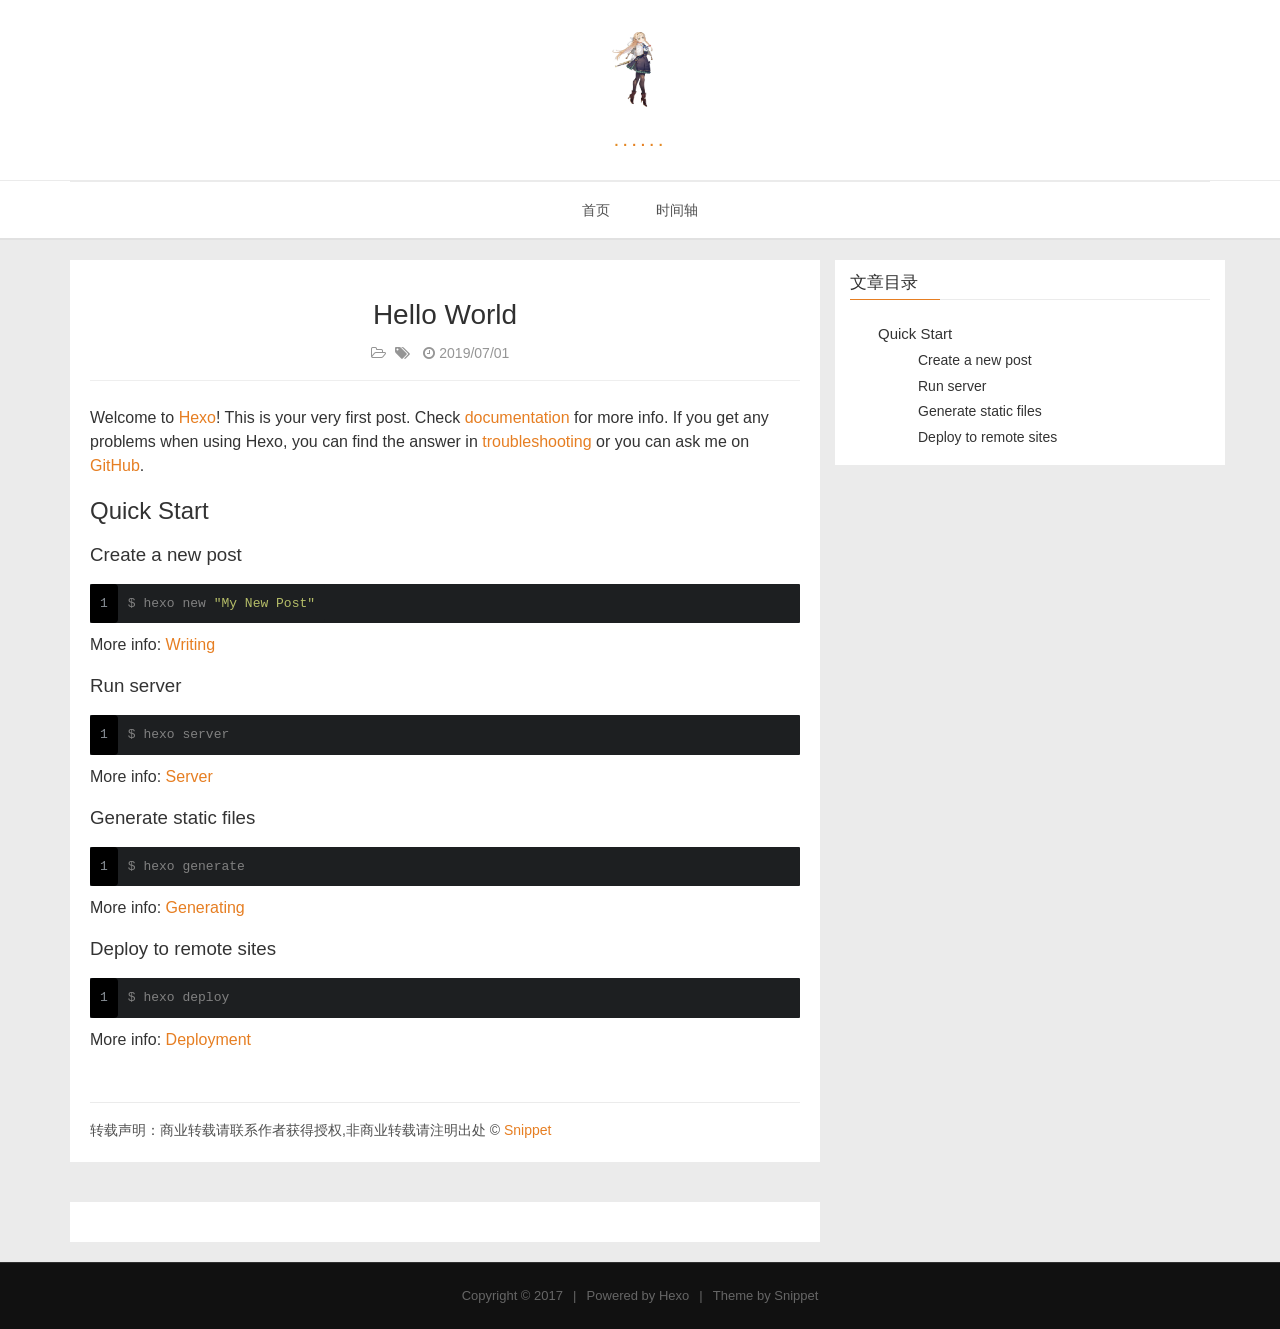
<file: 2019/07/01/hello-world/index.html>
<!DOCTYPE HTML>
<html lang="zh-CN">
<head><meta name="generator" content="Hexo 3.9.0">
    <!--Setting-->
    <meta charset="UTF-8">
    <meta name="viewport" content="width=device-width, user-scalable=no, initial-scale=1.0, maximum-scale=1.0, minimum-scale=1.0">
    <meta http-equiv="X-UA-Compatible" content="IE=Edge,chrome=1">
    <meta http-equiv="Cache-Control" content="no-siteapp">
    <meta http-equiv="Cache-Control" content="no-transform">
    <meta name="renderer" content="webkit|ie-comp|ie-stand">
    <meta name="apple-mobile-web-app-capable" content="Hexo">
    <meta name="apple-mobile-web-app-status-bar-style" content="black">
    <meta name="format-detection" content="telephone=no,email=no,adress=no">
    <meta name="browsermode" content="application">
    <meta name="screen-orientation" content="portrait">
    <meta name="theme-version" content="1.2.3">
    <meta name="root" content="/">
    <link rel="dns-prefetch" href="http://yoursite.com">
    <!--SEO-->

    <meta name="keywords" content>


    <meta name="description" content="Welcome to Hexo! This is your very first post. Check documentation for more info. If you get any ...">



<meta name="robots" content="all">
<meta name="google" content="all">
<meta name="googlebot" content="all">
<meta name="verify" content="all">

    <!--Title-->


<title>Hello World | Hexo</title>


    <link rel="alternate" href="/atom.xml" title="Hexo" type="application/atom+xml">


    <link rel="icon" href="/favicon.ico">

    



<link rel="stylesheet" href="/css/bootstrap.min.css?rev=3.3.7">
<link rel="stylesheet" href="/css/font-awesome.min.css?rev=4.5.0">
<link rel="stylesheet" href="/css/style.css?rev=@@hash">




    
	<div class="hide">
		<script type="text/javascript">
			var cnzz_protocol = (("https:" == document.location.protocol) ? " https://" : " http://");document.write(unescape("%3Cspan class='cnzz_stat_icon_1263868967 hide' %3E%3Cscript%20src%3D%22https%3A%2F%2Fs95.cnzz.com%2Fz_stat.php%3Fweb_id%3D1272564536%22%3E%3C%2Fscript%3E%3C/span%3E%3Cscript src='" + cnzz_protocol + "s19.cnzz.com/z_stat.php%3Fid%3D1263868967%26show%3Dpic1' type='text/javascript'%3E%3C/script%3E"));
		</script>
	</div>






    

</head>

</html>
<!--[if lte IE 8]>
<style>
    html{ font-size: 1em }
</style>
<![endif]-->
<!--[if lte IE 9]>
<div style="ie">你使用的浏览器版本过低，为了你更好的阅读体验，请更新浏览器的版本或者使用其他现代浏览器，比如Chrome、Firefox、Safari等。</div>
<![endif]-->

<body>
    <header class="main-header"  style="background-image:url(http://snippet.shenliyang.com/img/banner.jpg)"  >
    <div class="main-header-box">
        <a class="header-avatar" href="/" title='John Doe'>
            <img src="/img/avatar.jpg" alt="logo头像" class="img-responsive center-block">
        </a>
        <div class="branding">
        	<!--<h2 class="text-hide">Snippet主题,从未如此简单有趣</h2>-->
            
                <h2> ...... </h2>
            
    	</div>
    </div>
</header>
    <nav class="main-navigation">
    <div class="container">
        <div class="row">
            <div class="col-sm-12">
                <div class="navbar-header"><span class="nav-toggle-button collapsed pull-right" data-toggle="collapse" data-target="#main-menu" id="mnav">
                    <span class="sr-only"></span>
                        <i class="fa fa-bars"></i>
                    </span>
                    <a class="navbar-brand" href="http://yoursite.com">Hexo</a>
                </div>
                <div class="collapse navbar-collapse" id="main-menu">
                    <ul class="menu">
                        
                            <li role="presentation" class="text-center">
                                <a href="/"><i class="fa "></i>首页</a>
                            </li>
                        
                            <li role="presentation" class="text-center">
                                <a href="/archives/"><i class="fa "></i>时间轴</a>
                            </li>
                        
                    </ul>
                </div>
            </div>
        </div>
    </div>
</nav>
    <section class="content-wrap">
        <div class="container">
            <div class="row">
                <main class="col-md-8 main-content m-post">
                    <p id="process"></p>
<article class="post">
    <div class="post-head">
        <h1 id="Hello World">
            
	            Hello World
            
        </h1>
        <div class="post-meta">
    
        <span class="categories-meta fa-wrap">
            <i class="fa fa-folder-open-o"></i>
            
        </span>
    

    
        <span class="fa-wrap">
            <i class="fa fa-tags"></i>
            <span class="tags-meta">
                
            </span>
        </span>
    

    
        
        <span class="fa-wrap">
            <i class="fa fa-clock-o"></i>
            <span class="date-meta">2019/07/01</span>
        </span>
        
    
</div>
            
            
    </div>
    
    <div class="post-body post-content">
        <p>Welcome to <a href="https://hexo.io/" target="_blank" rel="noopener">Hexo</a>! This is your very first post. Check <a href="https://hexo.io/docs/" target="_blank" rel="noopener">documentation</a> for more info. If you get any problems when using Hexo, you can find the answer in <a href="https://hexo.io/docs/troubleshooting.html" target="_blank" rel="noopener">troubleshooting</a> or you can ask me on <a href="https://github.com/hexojs/hexo/issues" target="_blank" rel="noopener">GitHub</a>.</p>
<h2 id="Quick-Start"><a href="#Quick-Start" class="headerlink" title="Quick Start"></a>Quick Start</h2><h3 id="Create-a-new-post"><a href="#Create-a-new-post" class="headerlink" title="Create a new post"></a>Create a new post</h3><figure class="highlight bash"><table><tr><td class="gutter"><pre><span class="line">1</span><br></pre></td><td class="code"><pre><span class="line">$ hexo new <span class="string">"My New Post"</span></span><br></pre></td></tr></table></figure>

<p>More info: <a href="https://hexo.io/docs/writing.html" target="_blank" rel="noopener">Writing</a></p>
<h3 id="Run-server"><a href="#Run-server" class="headerlink" title="Run server"></a>Run server</h3><figure class="highlight bash"><table><tr><td class="gutter"><pre><span class="line">1</span><br></pre></td><td class="code"><pre><span class="line">$ hexo server</span><br></pre></td></tr></table></figure>

<p>More info: <a href="https://hexo.io/docs/server.html" target="_blank" rel="noopener">Server</a></p>
<h3 id="Generate-static-files"><a href="#Generate-static-files" class="headerlink" title="Generate static files"></a>Generate static files</h3><figure class="highlight bash"><table><tr><td class="gutter"><pre><span class="line">1</span><br></pre></td><td class="code"><pre><span class="line">$ hexo generate</span><br></pre></td></tr></table></figure>

<p>More info: <a href="https://hexo.io/docs/generating.html" target="_blank" rel="noopener">Generating</a></p>
<h3 id="Deploy-to-remote-sites"><a href="#Deploy-to-remote-sites" class="headerlink" title="Deploy to remote sites"></a>Deploy to remote sites</h3><figure class="highlight bash"><table><tr><td class="gutter"><pre><span class="line">1</span><br></pre></td><td class="code"><pre><span class="line">$ hexo deploy</span><br></pre></td></tr></table></figure>

<p>More info: <a href="https://hexo.io/docs/deployment.html" target="_blank" rel="noopener">Deployment</a></p>

    </div>
    
    <div class="post-footer">
        <div>
            
                转载声明：商业转载请联系作者获得授权,非商业转载请注明出处 © <a href="" target="_blank">Snippet</a>
            
        </div>
        <div>
            
        </div>
    </div>
</article>

<div class="article-nav prev-next-wrap clearfix">
    
    
</div>


    <div id="comments">
        
	
<div id="lv-container" data-id="city" data-uid="MTAyMC8zMzA1MS85NjEz">
  <script type="text/javascript">
     (function(d, s) {
         var j, e = d.getElementsByTagName(s)[0];
         if (typeof LivereTower === 'function') { return; }
         j = d.createElement(s);
         j.src = 'https://cdn-city.livere.com/js/embed.dist.js';
         j.async = true;
         e.parentNode.insertBefore(j, e);
     })(document, 'script');
  </script>
</div>


    </div>





                </main>
                
                    <aside id="article-toc" role="navigation" class="col-md-4">
    <div class="widget">
        <h3 class="title">文章目录</h3>
        
            <ol class="toc"><li class="toc-item toc-level-2"><a class="toc-link" href="#Quick-Start"><span class="toc-text">Quick Start</span></a><ol class="toc-child"><li class="toc-item toc-level-3"><a class="toc-link" href="#Create-a-new-post"><span class="toc-text">Create a new post</span></a></li><li class="toc-item toc-level-3"><a class="toc-link" href="#Run-server"><span class="toc-text">Run server</span></a></li><li class="toc-item toc-level-3"><a class="toc-link" href="#Generate-static-files"><span class="toc-text">Generate static files</span></a></li><li class="toc-item toc-level-3"><a class="toc-link" href="#Deploy-to-remote-sites"><span class="toc-text">Deploy to remote sites</span></a></li></ol></li></ol>
        
    </div>
</aside>

                
            </div>
        </div>
    </section>
    <footer class="main-footer">
    <div class="container">
        <div class="row">
        </div>
    </div>
</footer>

<a id="back-to-top" class="icon-btn hide">
	<i class="fa fa-chevron-up"></i>
</a>




    <div class="copyright">
    <div class="container">
        <div class="row">
            <div class="col-sm-12">
                <div class="busuanzi">
    
</div>

            </div>
            <div class="col-sm-12">
                <span>Copyright &copy; 2017
                </span> |
                <span>
                    Powered by <a href="//hexo.io" class="copyright-links" target="_blank" rel="nofollow">Hexo</a>
                </span> |
                <span>
                    Theme by <a href="//github.com/shenliyang/hexo-theme-snippet.git" class="copyright-links" target="_blank" rel="nofollow">Snippet</a>
                </span>
            </div>
        </div>
    </div>
</div>







<script src="/js/app.js?rev=@@hash"></script>

</body>
</html>
</file>
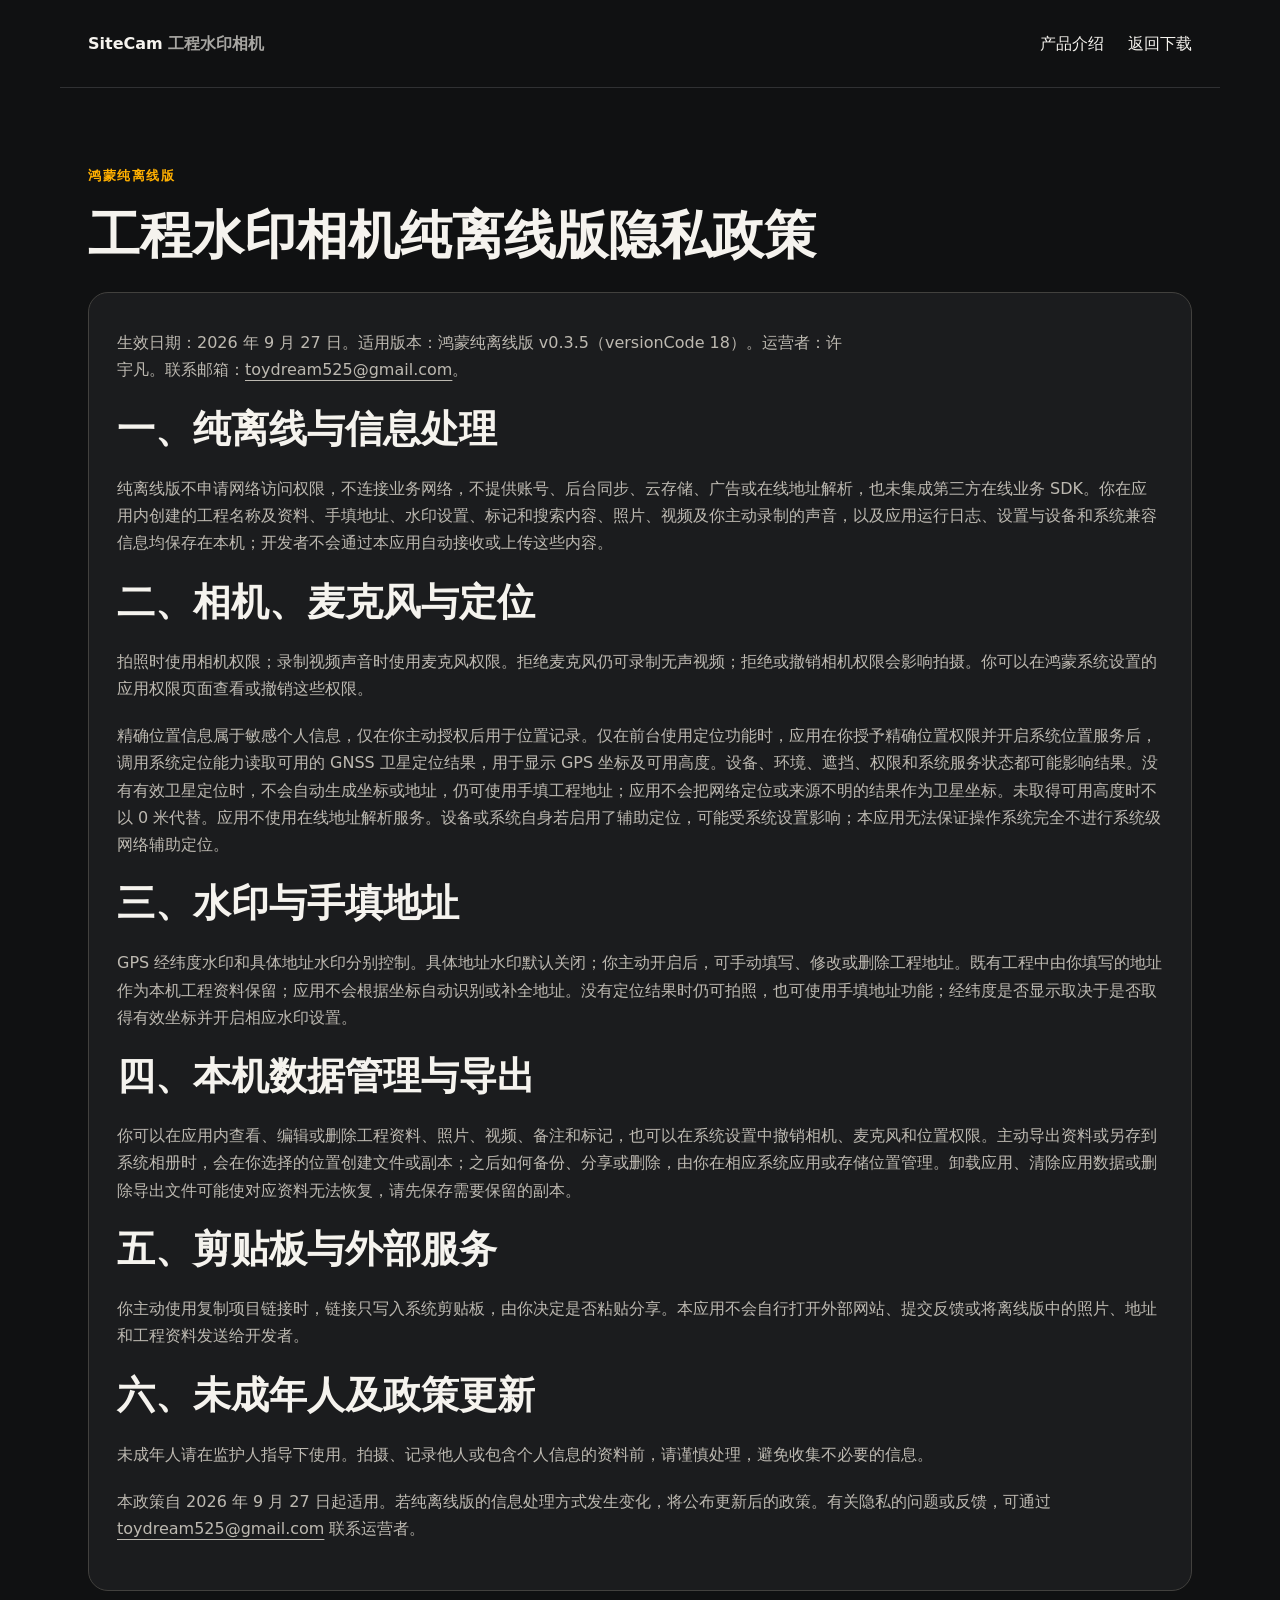
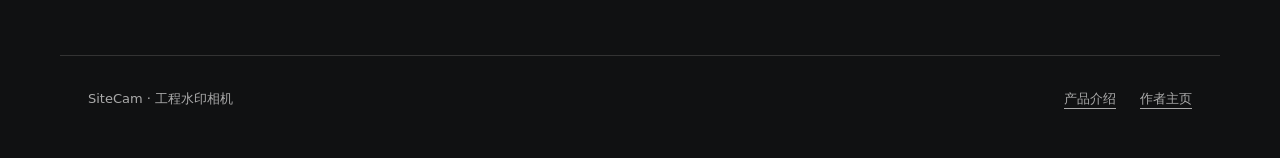
<file: sitecam/offline-privacy.html>
<!doctype html>
<html lang="zh-CN">
<head>
<meta charset="utf-8">
<meta name="viewport" content="width=device-width,initial-scale=1">
<meta name="color-scheme" content="dark">
<meta name="theme-color" content="#101112">
<meta name="description" content="工程水印相机鸿蒙纯离线版隐私政策。">
<title>工程水印相机纯离线版隐私政策 · SiteCam</title>
<link rel="canonical" href="https://yuriaqua.com/sitecam/offline-privacy.html">
<link rel="icon" href="images/icon.png">
<link rel="stylesheet" href="sitecam.css">
</head>
<body>
<a class="skip" href="#main">跳到正文</a>
<header>
  <a class="brand" href="/sitecam/">SiteCam <span>工程水印相机</span></a>
  <nav aria-label="主导航"><a href="/sitecam/">产品介绍</a><a href="/sitecam/#download">返回下载</a></nav>
</header>
<main id="main">
  <section>
    <p class="eyebrow">鸿蒙纯离线版</p>
    <h1>工程水印相机纯离线版隐私政策</h1>
    <article class="panel" id="policy-content">
      <p class="intro">生效日期：2026 年 9 月 27 日。适用版本：鸿蒙纯离线版 v0.3.5（versionCode 18）。运营者：许宇凡。联系邮箱：<a href="mailto:toydream525@gmail.com">toydream525@gmail.com</a>。</p>
      <h2>一、纯离线与信息处理</h2>
      <p>纯离线版不申请网络访问权限，不连接业务网络，不提供账号、后台同步、云存储、广告或在线地址解析，也未集成第三方在线业务 SDK。你在应用内创建的工程名称及资料、手填地址、水印设置、标记和搜索内容、照片、视频及你主动录制的声音，以及应用运行日志、设置与设备和系统兼容信息均保存在本机；开发者不会通过本应用自动接收或上传这些内容。</p>
      <h2>二、相机、麦克风与定位</h2>
      <p>拍照时使用相机权限；录制视频声音时使用麦克风权限。拒绝麦克风仍可录制无声视频；拒绝或撤销相机权限会影响拍摄。你可以在鸿蒙系统设置的应用权限页面查看或撤销这些权限。</p>
      <p>精确位置信息属于敏感个人信息，仅在你主动授权后用于位置记录。仅在前台使用定位功能时，应用在你授予精确位置权限并开启系统位置服务后，调用系统定位能力读取可用的 GNSS 卫星定位结果，用于显示 GPS 坐标及可用高度。设备、环境、遮挡、权限和系统服务状态都可能影响结果。没有有效卫星定位时，不会自动生成坐标或地址，仍可使用手填工程地址；应用不会把网络定位或来源不明的结果作为卫星坐标。未取得可用高度时不以 0 米代替。应用不使用在线地址解析服务。设备或系统自身若启用了辅助定位，可能受系统设置影响；本应用无法保证操作系统完全不进行系统级网络辅助定位。</p>
      <h2>三、水印与手填地址</h2>
      <p>GPS 经纬度水印和具体地址水印分别控制。具体地址水印默认关闭；你主动开启后，可手动填写、修改或删除工程地址。既有工程中由你填写的地址作为本机工程资料保留；应用不会根据坐标自动识别或补全地址。没有定位结果时仍可拍照，也可使用手填地址功能；经纬度是否显示取决于是否取得有效坐标并开启相应水印设置。</p>
      <h2>四、本机数据管理与导出</h2>
      <p>你可以在应用内查看、编辑或删除工程资料、照片、视频、备注和标记，也可以在系统设置中撤销相机、麦克风和位置权限。主动导出资料或另存到系统相册时，会在你选择的位置创建文件或副本；之后如何备份、分享或删除，由你在相应系统应用或存储位置管理。卸载应用、清除应用数据或删除导出文件可能使对应资料无法恢复，请先保存需要保留的副本。</p>
      <h2>五、剪贴板与外部服务</h2>
      <p>你主动使用复制项目链接时，链接只写入系统剪贴板，由你决定是否粘贴分享。本应用不会自行打开外部网站、提交反馈或将离线版中的照片、地址和工程资料发送给开发者。</p>
      <h2>六、未成年人及政策更新</h2>
      <p>未成年人请在监护人指导下使用。拍摄、记录他人或包含个人信息的资料前，请谨慎处理，避免收集不必要的信息。</p>
      <p>本政策自 2026 年 9 月 27 日起适用。若纯离线版的信息处理方式发生变化，将公布更新后的政策。有关隐私的问题或反馈，可通过 <a href="mailto:toydream525@gmail.com">toydream525@gmail.com</a> 联系运营者。</p>
    </article>
  </section>
</main>
<footer>
  <span>SiteCam · 工程水印相机</span>
  <a href="/sitecam/">产品介绍</a>
  <a href="/">作者主页</a>
</footer>
</body>
</html>
</file>
<file: assets/home-v2/styles.css>
/* YuriAqua V2 — isolated preview styles. No shared site assets are modified. */
:root{--ink:#16253f;--muted:#68758b;--blue:#3977ed;--blue-dark:#255bc8;--line:#e8ecf3;--paper:#fff;--wash:#f7f9fc;--radius:20px;--container:1160px;--font:Inter,-apple-system,BlinkMacSystemFont,"Segoe UI","PingFang SC","Hiragino Sans GB","Microsoft YaHei",sans-serif}
*{box-sizing:border-box}html{scroll-behavior:smooth;scroll-padding-top:110px}body{margin:0;background:var(--paper);font-family:var(--font);color:var(--ink);font-size:15px;-webkit-font-smoothing:antialiased;line-height:1.6}a{color:inherit;text-decoration:none}button,input{font:inherit}button,a,input{-webkit-tap-highlight-color:transparent}button{cursor:pointer}button:disabled{cursor:default}img{max-width:100%;display:block}button{color:inherit}svg{display:inline-block;vertical-align:middle}.icon{width:21px;height:21px;fill:none;stroke:currentColor;stroke-width:1.65;stroke-linecap:round;stroke-linejoin:round;flex-shrink:0}.icon.small{width:14px;height:14px}.svg-defs{position:absolute;width:0;height:0;overflow:hidden}.container{width:min(var(--container),calc(100% - 80px));margin-inline:auto}h1,h2,h3,p{margin:0}h1,h2,h3{font-weight:650}h2{font-size:34px;line-height:1.4;letter-spacing:-1.1px}h3{font-size:19px}.eyebrow{font-size:11px;font-weight:600;letter-spacing:1.65px;color:var(--blue);margin-bottom:15px}.sr-only{position:absolute;width:1px;height:1px;padding:0;margin:-1px;overflow:hidden;clip:rect(0,0,0,0);white-space:nowrap;border:0}[hidden]{display:none!important}:focus-visible{outline:3px solid #6ba4fa;outline-offset:5px;border-radius:5px}.skip-link{position:fixed;left:16px;top:-60px;z-index:100;background:#fff;padding:12px 18px;border:1px solid var(--blue)}.skip-link:focus{top:12px}
.preview-bar{background:#edf3ff;color:#466893;border-bottom:1px solid #e5edf9;font-size:11px;position:relative;z-index:25}.preview-inner{height:33px;display:flex;align-items:center;justify-content:space-between}.preview-inner>span{display:flex;align-items:center;gap:8px}.preview-inner b{font-size:9px;letter-spacing:.5px;border:1px solid #ccdafa;padding:0 5px;border-radius:4px;font-weight:600}.preview-inner a{display:flex;align-items:center;gap:4px}.preview-inner .icon{width:12px;height:12px}.status-dot,.label-dot{display:inline-block;width:6px;height:6px;border-radius:100%;background:#6593e4;flex-shrink:0}.site-header{position:sticky;top:0;z-index:20;background:rgba(255,255,255,.90);backdrop-filter:blur(18px);-webkit-backdrop-filter:blur(18px);border-bottom:1px solid rgba(232,236,243,.65)}.nav-wrap{height:78px;display:flex;align-items:center;justify-content:space-between}.brand{display:inline-flex;align-items:center;gap:11px;font-size:25px;font-weight:650;letter-spacing:-1.1px}.brand-wave{width:34px;height:25px;fill:none;stroke:#3483fa;stroke-width:2.7;stroke-linecap:round}.desktop-nav{display:flex;gap:32px;margin-left:50px}.desktop-nav a,.footer-top nav a{font-size:13px;color:#566378;transition:color .2s}.desktop-nav a:hover,.footer-top nav a:hover{color:var(--blue)}.nav-actions{display:flex;align-items:center;gap:19px}.github-nav{display:flex;align-items:center;gap:8px;font-size:12px;font-weight:550}.github-nav>.icon{width:18px;height:18px}.github-nav>.small{width:12px;height:12px;color:#8793a5}.nav-divider{height:18px;width:1px;background:var(--line)}.icon-button{display:flex;align-items:center;justify-content:center;min-width:38px;min-height:38px;background:none;border:0;border-radius:50%;transition:background .2s}.icon-button:hover{background:#f0f5fd}.menu-toggle{display:none}.mobile-nav{padding-bottom:20px}.mobile-nav a{display:block;padding:11px 4px;border-top:1px solid var(--line)}
.hero{position:relative;isolation:isolate;overflow:hidden;background:linear-gradient(118deg,#fcfdff 0%,#f8fbff 48%,#f0f5ff 100%)}.hero:before{content:"";position:absolute;width:760px;height:650px;background:radial-gradient(ellipse,#d6e8ff88,transparent 65%);left:45%;top:-100px;z-index:-1}.hero:after{content:"";position:absolute;background:radial-gradient(ellipse,#e9dfff66,transparent 69%);width:450px;height:450px;right:2%;bottom:-130px;z-index:-1}.hero-grid{position:absolute;inset:0;background-image:linear-gradient(#5079b606 1px,transparent 1px),linear-gradient(90deg,#5079b606 1px,transparent 1px);background-size:64px 64px;mask-image:linear-gradient(90deg,transparent,black);z-index:-1}.hero-layout{min-height:590px;display:grid;grid-template-columns:1fr 1fr;align-items:center;gap:10px}.hero-copy{padding:50px 0 58px;position:relative;z-index:2}.hero-eyebrow{font-size:12px;letter-spacing:1px;margin-bottom:25px;display:flex;align-items:center;gap:9px}.tiny-star{font-size:17px;color:#6996f3}h1{font-size:clamp(36px,4.3vw,56px);letter-spacing:-2.2px;line-height:1.36;font-weight:720;white-space:nowrap}h1 span{color:#477ed9}.hero-lead{font-size:15px;line-height:1.95;color:#6b7990;margin-top:25px}.hero-actions{display:flex;gap:13px;margin-top:31px}.button{min-height:47px;display:inline-flex;align-items:center;justify-content:center;gap:15px;padding:11px 23px;border-radius:9px;font-size:13px;font-weight:550;transition:background .2s,transform .2s,box-shadow .2s;border:1px solid transparent;white-space:nowrap}.button:hover{transform:translateY(-2px)}.primary{color:white;background:var(--blue);box-shadow:0 6px 16px #3b77ec21}.primary:hover{background:var(--blue-dark);box-shadow:0 8px 22px #3b77ec35}.secondary{background:#ffffffb8;border-color:#dfe6f1;color:#40516d}.secondary:hover{background:#f5f8fd}.button .icon{width:17px;height:17px}.hero-values{display:flex;gap:25px;margin-top:29px;color:#7b879a;font-size:11px}.hero-values span{display:flex;gap:5px;align-items:center}.hero-values .icon{width:14px;height:14px;color:#6c8bc0}.hero-visual{height:490px;position:relative;min-width:0;perspective:1300px;isolation:isolate;margin-right:-28px}.visual-orbit{position:absolute;border:1px solid #cbdcf577;border-radius:50%;z-index:-1;transform:rotate(-20deg)}.orbit-one{width:495px;height:420px;top:25px;left:0}.orbit-two{width:415px;height:350px;top:60px;left:42px;border-style:dashed;border-color:#c9daf555}.tablet{position:absolute;left:0;top:118px;width:470px;aspect-ratio:1.4;background:linear-gradient(140deg,#e2e8f1,#8c99ad);padding:10px;border-radius:22px;transform:rotate(-6deg) rotateY(-8deg);box-shadow:2px 26px 35px -17px #23417165,0 0 0 1px #a1aabe;overflow:hidden}.tablet img{width:100%;height:100%;object-fit:cover;border:3px solid #15191e;border-radius:13px}.tablet-camera{position:absolute;left:3px;top:48%;width:3px;height:6px;background:#111;border-radius:4px}.phone{position:absolute;width:145px;aspect-ratio: .454;right:0;top:142px;transform:rotate(7deg);background:linear-gradient(110deg,#c8d0da,#f9fcff 55%,#8e98a7);padding:5px;border-radius:23px;box-shadow:0 17px 24px -9px #263c6850,0 0 0 1px #c9d0d9;overflow:hidden}.phone img{height:100%;width:100%;object-fit:cover;border-radius:18px}.phone-speaker{position:absolute;width:29px;height:4px;top:9px;left:calc(50% - 14px);border-radius:9px;background:#060809}.floating-label{display:flex;align-items:center;gap:9px;font-size:10px;letter-spacing:.2px;background:#ffffffe6;border:1px solid white;border-radius:30px;padding:12px 18px;box-shadow:0 12px 30px #49628a0a;color:#70819a}.top-label{position:absolute;right:13px;top:54px;transform:rotate(3deg)}.label-dot{background:#8eaadb;width:5px;height:5px}.floating-product{position:absolute;left:1px;bottom:6px;display:flex;align-items:center;gap:12px;padding:14px 18px 14px 14px;border:1px solid #fff;border-radius:16px;background:#fffc;backdrop-filter:blur(12px);box-shadow:0 13px 36px #5770a218;transform:rotate(-3deg)}.floating-product .flower-mark{display:flex;align-items:center;justify-content:center;background:linear-gradient(145deg,#f4c5df,#c791c1);width:39px;height:39px;color:white;border-radius:11px}.flower-mark .icon{width:22px;height:22px;fill:#ffffffd9;stroke-width:.7}.floating-product b{display:block;font-size:13px}.floating-product div>span{display:block;font-size:9px;color:#9393a8;margin-top:2px}.floating-product>.icon{width:18px;height:18px;color:#c7a3be;margin-left:10px}.visual-caption{position:absolute;right:0;bottom:-7px;font-size:8px;letter-spacing:1.1px;color:#7c91ae}.visual-spark{position:absolute;color:#a1b9e0}.spark-one{font-size:31px;top:75px;left:50px}.spark-two{font-size:23px;right:8px;top:105px;font-weight:200}
.intro-line{padding-block:24px;border-bottom:1px solid var(--line);display:flex;justify-content:space-between;align-items:center;color:#7e8ca1;font-size:11px}.intro-line p{display:flex;align-items:center;gap:10px}.mini-wave{font-size:26px;line-height:12px;color:#73a2e8}.intro-line>span{display:flex;align-items:center;gap:25px;font-size:9px;letter-spacing:1.5px}.intro-line .icon{width:15px;height:15px;transform:rotate(90deg)}.section{padding-block:77px}.section-heading{display:flex;align-items:flex-end;justify-content:space-between;gap:25px;margin-bottom:32px}.section-heading .eyebrow{margin-bottom:10px}.section-description{font-size:13px;color:var(--muted);margin-top:12px;line-height:1.8}.section-side{display:flex;align-items:center;gap:16px;font-size:11px;color:#8591a2;padding-bottom:5px;white-space:nowrap}.section-side .icon{width:16px;height:16px}.catalog-toolbar{display:flex;justify-content:space-between;align-items:center;gap:15px;margin-bottom:24px}.filter-group{display:flex;gap:6px;flex-wrap:wrap}.filter-button{border:1px solid transparent;background:transparent;color:#798397;min-height:37px;padding:7px 15px;border-radius:7px;font-size:11px;white-space:nowrap;transition:background .2s,color .2s}.filter-button:hover{background:#f5f7fb;color:var(--ink)}.filter-button[aria-pressed=true]{background:#eaf2ff;color:#3974da;border-color:#e2edff;font-weight:600}.catalog-search{min-height:37px;display:flex;align-items:center;gap:8px;padding:7px 11px;background:#f9fafc;border:1px solid var(--line);border-radius:7px;color:#9ca6b5}.catalog-search .icon{width:15px;height:15px}.catalog-search input{border:0;outline:0;background:transparent;width:158px;color:var(--ink);font-size:11px;padding:0;min-width:0}.catalog-search:focus-within{outline:2px solid #8cb5f0;outline-offset:3px}.catalog-search input::placeholder{color:#8894a6}.catalog-search kbd{font-family:inherit;font-size:10px;padding:0 5px;border:1px solid #e2e7ef;border-radius:3px;background:white}.app-grid{display:grid;grid-template-columns:repeat(3,minmax(0,1fr));gap:22px;align-items:stretch}.app-card{border:1px solid #e6ebf4;border-radius:var(--radius);overflow:hidden;background:#fff;display:flex;flex-direction:column;box-shadow:0 4px 10px #23395d02;transition:transform .25s,box-shadow .25s,border-color .25s}.app-card:hover{transform:translateY(-5px);box-shadow:0 14px 35px #334c8310;border-color:#cddcf1}.app-cover{height:190px;overflow:hidden;position:relative;background:#e7effa}.app-cover img{width:100%;height:100%;object-fit:cover;transition:transform .6s}.app-card:hover .app-cover img{transform:scale(1.04)}.app-cover:after{content:"";position:absolute;inset:55% 0 0;background:linear-gradient(transparent,#10203650)}.app-category{position:absolute;top:15px;left:15px;z-index:1;font-size:9px;background:#ffffffee;color:#536984;backdrop-filter:blur(5px);padding:5px 9px;border-radius:5px;letter-spacing:.5px}.app-body{padding:23px 23px 20px;display:flex;flex-direction:column;flex:1}.app-title-row{display:flex;align-items:center;gap:13px}.app-mark{width:47px;height:47px;border-radius:13px;display:flex;align-items:center;justify-content:center;flex-shrink:0}.app-mark>img{width:100%;height:100%;object-fit:contain}.app-mark .icon{width:25px;height:25px;stroke-width:1.35}.app-mark.blue{background:#f0f6ff}.app-mark.pink{background:linear-gradient(135deg,#f3bddb,#bd83bd);color:white}.app-mark.pink .icon{fill:#ffffffe6;stroke-width:.5}.app-mark.navy{background:linear-gradient(130deg,#334d86,#151e3e);color:#daebff}.app-title-row h3{font-size:21px;letter-spacing:-.5px;line-height:1.4}.app-subtitle{font-size:11px;color:#8290a2;margin-top:1px}.app-description{font-size:12px;color:#6d7c92;line-height:1.9;margin-top:18px;min-height:70px}.app-platforms{display:flex;align-items:center;gap:6px;flex-wrap:wrap;margin:19px 0 12px}.platform-tag{font-size:9px;color:#687b99;background:#f0f4fb;padding:4px 8px;border-radius:5px;letter-spacing:.1px}.app-status{font-size:9px;color:#749180;margin-left:auto;display:flex;align-items:center;gap:4px}.app-status:before{content:"";width:4px;height:4px;border-radius:50%;background:#80a38b}.app-note{font-size:9px;color:#8793a4;margin-bottom:20px;min-height:15px}.app-actions{display:flex;align-items:center;justify-content:space-between;gap:8px;border-top:1px solid #edf0f5;padding-top:16px;margin-top:auto}.app-link{display:flex;align-items:center;gap:11px;font-size:12px;font-weight:550;color:#497bd0}.app-link .icon{width:17px;height:17px}.source-link{font-size:10px;color:#7e8aa0;display:flex;gap:5px;align-items:center}.source-link .icon{width:13px;height:13px}.catalog-note{font-size:10px;color:#8a95a6;margin-top:23px;display:flex;gap:8px;align-items:center;justify-content:center}.catalog-note .status-dot{width:4px;height:4px;background:#9db1d1}.empty-state{text-align:center;padding:60px 20px;background:#fafcff;border:1px dashed #d4e1f4;border-radius:16px;color:#7e8ba1}.empty-state>.icon{width:30px;height:30px;margin-bottom:15px;color:#95afd6}.empty-state h3{font-size:18px;color:var(--ink)}.empty-state p{font-size:13px;margin:10px 0 22px}.load-more{display:flex;margin:25px auto 0}
.project-section{background:#f7f9fc;border-top:1px solid #f0f2f6;border-bottom:1px solid #eef1f6;padding-block:66px}.project-layout{display:grid;grid-template-columns:1fr 1.13fr;gap:100px;align-items:center}.project-intro h2{font-size:32px;line-height:1.48}.project-intro>p:not(.eyebrow){margin-top:17px;color:#7c889a;font-size:13px;line-height:1.9}.text-link{display:inline-flex;align-items:center;gap:10px;color:#4775bf;font-size:12px;font-weight:550;margin-top:21px}.text-link .icon{width:15px;height:15px}.code-decoration{display:flex;align-items:center;gap:12px;font-family:ui-monospace,SFMono-Regular,Consolas,monospace;font-size:10px;letter-spacing:.4px;color:#abb6c8;margin-top:35px}.code-decoration span{border:1px solid #e3e9f2;border-radius:5px;padding:4px 11px;background:#fff7}.code-decoration i{font-style:normal}.code-decoration b{font-size:20px;font-weight:400;color:#85a1cc}.project-panel{background:#fff;border:1px solid #e2e9f3;border-radius:15px;padding:0 25px;box-shadow:0 9px 26px #334e6e04}.panel-heading{display:flex;justify-content:space-between;align-items:center;height:59px;border-bottom:1px solid #edf1f5;font-size:11px;color:#73829a}.panel-heading>span:first-child{display:flex;align-items:center;gap:9px}.panel-heading .icon{width:16px;height:16px}.panel-source{font-size:8px;letter-spacing:1.7px;color:#a4b0bf}.project-row{display:flex;gap:15px;align-items:center;padding:25px 0;border-bottom:1px solid #edf1f5;transition:transform .2s}.project-row:last-child{border-bottom:0}.project-row:hover{transform:translateX(4px)}.repo-icon{width:41px;height:41px;border-radius:10px;display:flex;align-items:center;justify-content:center;flex-shrink:0}.repo-icon.blue{background:#eaf3ff;color:#6595db}.repo-icon.pink{background:#fbecf7;color:#bf91b6}.repo-icon.violet{background:#f1effb;color:#9992cb}.repo-icon .icon{width:20px;height:20px}.project-row h3{font-size:14px;display:flex;align-items:center;gap:10px}.project-row h3 span{font-size:9px;font-weight:400;color:#97a2b3}.project-row p{font-size:10px;color:#8d99aa;margin-top:5px}.row-arrow{width:16px;height:16px;margin-left:auto;color:#879ab8}.compact-heading{align-items:center;margin-bottom:35px}.compact-heading h2{font-size:31px}.compact-heading .section-description{margin:0}.principles{display:grid;grid-template-columns:repeat(4,1fr);gap:0;padding-top:11px}.principles article{padding:3px 30px 3px 0;border-right:1px solid var(--line)}.principles article+article{padding-left:34px}.principles article:last-child{border-right:0}.principles article>.icon{width:25px;height:25px;margin-bottom:18px;color:#6f8ab0;stroke-width:1.4}.principles h3{font-size:14px;margin-bottom:8px}.principles p{font-size:11px;line-height:1.95;color:#8490a1}
.notes-section{padding-bottom:58px}.notes-card{background:linear-gradient(115deg,#f0f6fd 0%,#f4f6fd 58%,#f9f4fb 100%);border:1px solid #eaf0f8;border-radius:22px;display:grid;grid-template-columns:1.15fr 1fr;padding:42px 53px;min-height:315px;overflow:hidden;position:relative}.notes-copy{position:relative;z-index:1}.notes-copy .eyebrow{font-size:9px;margin-bottom:18px}.notes-copy .eyebrow span{font-size:8px;letter-spacing:0;font-weight:400;border:1px solid #dce5f2;background:#fff8;color:#7f92ac;border-radius:5px;padding:3px 6px;margin-left:8px;white-space:nowrap}.notes-copy h2{font-size:29px;line-height:1.5}.notes-copy>p:not(.eyebrow){font-size:12px;color:#8390a3;margin-top:17px;line-height:1.9}.coming-note{font-size:10px;color:#7a8dab;display:block;margin-top:20px}.coming-note code{font-size:10px;font-family:ui-monospace,monospace;color:#557ead;background:#e7eef9;padding:2px 5px;border-radius:4px}.notes-art{position:relative;height:245px;align-self:center}.note-paper{position:absolute;width:177px;height:225px;background:#fff;border-radius:7px;box-shadow:0 13px 25px #455c9010;border:1px solid #eef0f6}.paper-back{left:12%;top:8px;background:repeating-linear-gradient(#fcfdff,#fcfdff 27px,#e9eef8 28px,#fcfdff 29px);transform:rotate(-13deg);padding:35px 17px;color:#adc0da;font-size:11px}.paper-front{left:36%;top:4px;transform:rotate(8deg);padding:20px 22px}.paper-label{font-size:7px;letter-spacing:1.6px;color:#aeb1c5}.paper-flower{height:90px;display:flex;align-items:center;justify-content:center}.paper-flower svg{width:57px;height:57px;fill:#d6d8ee;stroke:#c9cde7;stroke-width:.3;transform:rotate(12deg)}.paper-front p{font-size:14px;color:#7d88a4;line-height:1.8;font-weight:450}.paper-signature{font-size:8px;display:block;text-align:right;color:#adb8cd;margin-top:10px;letter-spacing:.6px}.note-spark{font-style:normal;position:absolute;font-size:34px;right:4%;top:19px;color:#cebfe7}.closing{display:flex;align-items:center;justify-content:space-between;padding:8px 0 54px}.closing>div{display:flex;align-items:center;gap:18px}.closing .brand-wave{width:29px;opacity:.6}.closing p{font-size:14px;color:#60708a}.closing p span{font-size:11px;color:#96a0af}.closing>.button{min-height:39px;font-size:11px;background:transparent;padding:9px 17px}.site-footer{border-top:1px solid var(--line);background:#fbfcfe;padding-top:33px}.footer-top{display:flex;gap:27px;align-items:center}.footer-top .brand{font-size:21px}.footer-top .brand-wave{width:28px}.footer-top p{font-size:10px;color:#8c98ab}.footer-top nav{margin-left:auto;display:flex;gap:22px}.footer-top nav a{font-size:10px}.footer-bottom{display:flex;gap:35px;justify-content:space-between;align-items:center;color:#9ca6b7;font-size:9px;border-top:1px solid #eef1f6;margin-top:25px;padding:20px 0 26px}.footer-bottom a{color:#7e92b0}
@media(min-width:1550px){:root{--container:1200px}.hero-layout{min-height:640px}.hero-visual{transform:scale(1.035);transform-origin:center}h1{font-size:59px}}
@media(max-width:1150px){:root{--container:1020px}.container{width:calc(100% - 64px)}.hero-layout{min-height:550px}h1{font-size:45px}.hero-visual{transform:scale(.87);transform-origin:left center;margin-right:-65px}.hero-lead{font-size:13px}.hero-copy{padding-top:38px}.project-layout{gap:55px}.app-body{padding:21px 19px 18px}.app-cover{height:165px}.app-description{font-size:11px}.app-title-row h3{font-size:19px}.app-mark{width:42px;height:42px}.hero-eyebrow{font-size:10px}.hero-values{gap:12px;font-size:10px}}
@media(max-width:900px){.container{width:calc(100% - 48px)}.desktop-nav{gap:23px;margin-left:0}.hero-layout{min-height:auto;grid-template-columns:1fr;gap:0}.hero-copy{padding:55px 0 4px;text-align:center}.hero-eyebrow,.hero-actions,.hero-values{justify-content:center}h1{font-size:54px}.hero-lead{font-size:14px}.hero-visual{width:555px;max-width:100%;height:490px;margin:0 auto 24px;transform:scale(.93);transform-origin:center}.hero-values{font-size:11px;gap:22px}.hero-grid{mask-image:linear-gradient(transparent,black)}.app-grid{gap:14px}.app-title-row{gap:9px}.app-mark{width:36px;height:36px;border-radius:10px}.app-title-row h3{font-size:18px}.app-subtitle{font-size:9px}.app-body{padding:19px 15px 17px}.app-cover{height:150px}.app-platforms{row-gap:8px}.app-status{margin-left:0;width:100%}.app-note{min-height:30px;line-height:1.8}.app-description{min-height:87px}.section{padding-block:57px}.section-side{font-size:10px}.project-layout{gap:33px;grid-template-columns:.9fr 1.1fr}.project-intro h2{font-size:27px}.project-intro>p:not(.eyebrow){font-size:12px}.project-panel{padding:0 17px}.project-row{gap:10px}.project-row h3 span{display:none}.project-row p{font-size:9px}.compact-heading h2{font-size:29px}.compact-heading .section-description{font-size:11px}.principles article{padding-right:20px}.principles article+article{padding-left:23px}.principles p{font-size:10px}.notes-card{padding:34px 33px}.notes-copy>p:not(.eyebrow){font-size:11px}.notes-art{transform:scale(.85);transform-origin:center}.footer-top{flex-wrap:wrap;gap:12px 25px}.footer-top nav{gap:16px}.footer-top p{display:none}}
@media(max-width:650px){html{scroll-padding-top:90px}.container{width:calc(100% - 36px)}h2{font-size:27px;letter-spacing:-.7px}.preview-inner{height:30px;font-size:9px}.preview-context{display:none}.nav-wrap{height:66px}.brand{font-size:23px;gap:8px}.brand-wave{width:29px}.desktop-nav,.nav-divider,.github-nav{display:none}.nav-actions{gap:4px}.menu-toggle{display:flex}.hero-copy{padding-top:40px}.hero-eyebrow{font-size:9px;letter-spacing:.3px;gap:5px;margin-bottom:18px}.tiny-star{font-size:13px}h1{font-size:clamp(28px,7.9vw,47px);letter-spacing:-1px;line-height:1.42}.hero-lead{font-size:11px;line-height:2;margin-top:19px}.hero-actions{margin-top:24px;gap:10px}.hero-actions .button{min-height:43px;padding:10px 16px;font-size:11px;gap:10px}.hero-values{font-size:9px;gap:17px;margin-top:23px}.hero-visual{height:350px;width:380px;max-width:100%;transform:none;margin:0 auto 15px}.tablet{width:86%;left:0;top:83px;padding:7px;border-radius:16px}.tablet img{border-radius:10px;border-width:2px}.phone{width:27%;right:1%;top:125px;border-radius:18px;padding:4px}.phone img{border-radius:14px}.phone-speaker{top:7px;width:20px;left:calc(50% - 10px);height:3px}.top-label{right:3%;top:28px;padding:8px 10px;font-size:7px;gap:6px}.floating-product{left:1%;bottom:0;gap:9px;padding:10px 12px 10px 10px;border-radius:13px}.floating-product .flower-mark{width:31px;height:31px;border-radius:9px}.floating-product .flower-mark .icon{width:18px;height:18px}.floating-product b{font-size:11px}.floating-product div>span{font-size:7px}.floating-product>.icon{width:14px;height:14px;margin-left:6px}.visual-caption{font-size:6px;right:0;bottom:-13px;letter-spacing:.5px}.orbit-one{width:99%;height:295px;top:33px;left:0}.orbit-two{width:83%;height:245px;top:52px;left:9%}.spark-one{font-size:25px;top:30px;left:11%}.spark-two{font-size:17px;top:65px;right:2%}.intro-line{padding-block:20px;font-size:10px}.intro-line>span{font-size:7px;letter-spacing:1px;gap:10px}.intro-line>span .icon{display:none}.section{padding-block:43px}.section-heading{margin-bottom:24px;gap:12px}.section-heading .eyebrow{font-size:9px;margin-bottom:8px}.section-description{font-size:11px;margin-top:9px}.section-side{display:none}.catalog-toolbar{display:block;margin-bottom:22px}.filter-group{gap:3px;margin-bottom:14px}.filter-button{font-size:10px;min-height:35px;padding:7px 11px}.catalog-search{width:100%;min-height:41px;padding:10px 12px}.catalog-search input{flex:1;font-size:11px}.catalog-search kbd{display:none}.app-grid{grid-template-columns:1fr;gap:22px}.app-cover{height:auto;aspect-ratio:1.86}.app-body{padding:22px}.app-mark{width:44px;height:44px;border-radius:12px}.app-title-row{gap:12px}.app-title-row h3{font-size:21px}.app-subtitle{font-size:11px}.app-description{font-size:12px;min-height:0;margin-top:17px;line-height:1.9}.app-platforms{margin-top:18px;margin-bottom:10px}.app-status{margin-left:auto;width:auto;font-size:9px}.platform-tag{font-size:9px}.app-note{min-height:0;font-size:9px;margin-bottom:17px}.app-actions{padding-top:16px}.app-link{font-size:12px}.source-link{font-size:10px}.catalog-note{font-size:9px;line-height:1.9;align-items:baseline;text-align:center;margin-top:21px}.catalog-note .status-dot{flex-shrink:0}.project-section{padding-block:43px}.project-layout{grid-template-columns:1fr;gap:26px}.project-intro h2{font-size:27px}.project-intro>p:not(.eyebrow){font-size:12px}.project-intro .eyebrow{font-size:9px;margin-bottom:11px}.code-decoration{display:none}.text-link{margin-top:17px;font-size:11px}.project-panel{padding-inline:19px}.project-row{padding:21px 0;gap:12px}.project-row h3{font-size:14px}.project-row h3 span{display:inline;font-size:9px}.project-row p{font-size:10px}.project-row .repo-icon{width:38px;height:38px}.compact-heading{display:block}.compact-heading h2{font-size:27px}.compact-heading .section-description{margin-top:8px;font-size:11px}.principles{grid-template-columns:repeat(2,1fr);row-gap:30px;padding-top:2px}.principles article{padding:0 12px 0 0}.principles article+article{padding-left:0}.principles article:nth-child(even){padding-left:22px;border-right:0}.principles h3{font-size:13px}.principles p{font-size:10px}.principles article>.icon{width:23px;height:23px;margin-bottom:13px}.notes-section{padding-bottom:34px}.notes-card{grid-template-columns:1fr;padding:28px 24px 22px;border-radius:17px;min-height:0}.notes-copy h2{font-size:25px}.notes-copy .eyebrow{font-size:8px;margin-bottom:14px}.notes-copy>p:not(.eyebrow){font-size:11px}.notes-copy .eyebrow span{font-size:8px;margin-left:5px}.coming-note{font-size:9px}.notes-art{height:224px;width:300px;max-width:100%;margin:20px auto 0;transform:scale(.9);transform-origin:center}.paper-back{left:5%}.paper-front{left:34%}.note-spark{right:-2%}.closing{padding:0 0 34px;gap:10px}.closing>div{gap:10px}.closing .brand-wave{width:24px}.closing p{font-size:11px}.closing p span{font-size:8px}.closing>.button{font-size:9px;min-height:36px;padding:8px 11px;gap:5px}.closing>.button .icon{width:13px;height:13px}.site-footer{padding-top:27px}.footer-top{gap:20px}.footer-top .brand{font-size:22px}.footer-top nav{margin-left:0;width:100%;justify-content:space-between;gap:10px}.footer-top nav a{font-size:10px}.footer-bottom{flex-wrap:wrap;font-size:8px;gap:9px;margin-top:22px;padding:18px 0 24px}.footer-bottom>span:nth-child(2){order:3;width:100%;font-size:8px}.footer-bottom a{margin-left:auto}}
@media(max-width:360px){.container{width:calc(100% - 28px)}.hero-visual{height:320px}.hero-values{gap:10px;font-size:8px}.intro-line>span{display:none}.filter-button{padding-inline:8px}.notes-card{padding-inline:18px}.project-row h3 span{display:none}.project-row p{font-size:9px}.section-heading h2{font-size:25px}.app-body{padding:19px}}
@media(prefers-reduced-motion:reduce){html{scroll-behavior:auto}*,*:before,*:after{animation:none!important;transition:none!important}.button:hover,.app-card:hover,.project-row:hover{transform:none}.app-card:hover .app-cover img{transform:none}}
@media print{.preview-bar,.site-header,.catalog-toolbar,.hero-visual,.notes-art,.nav-actions{display:none!important}.container{width:100%}.hero-layout{display:block;min-height:0}.hero-copy{padding:20px 0}.section{padding-block:25px}.app-card{break-inside:avoid;box-shadow:none}.app-grid{gap:12px}a{text-decoration:underline}.project-section{background:white}}

/* Prevent intrinsic grid widths from clipping narrow screens. */
.hero-layout{grid-template-columns:repeat(2,minmax(0,1fr))}.hero-copy,.hero-visual,.notes-copy,.notes-art{min-width:0}
@media(max-width:900px){.hero-layout{grid-template-columns:minmax(0,1fr)}}
@media(max-width:650px){.notes-card{grid-template-columns:minmax(0,1fr)}.hero-visual{width:min(380px,100%)}.notes-art{width:min(300px,100%)}}
</file>
<file: css/style.css>
/*! style.css v1.2.0 | MIT License | github.com/shenliyang */
/*====================================================
    COLOR VARIABLE FOR THEME
====================================================*/
/* _variable.less */
/*====================================================
    MIXINS FOR THEME
====================================================*/
/* _mixins.less */
@-webkit-keyframes masked-animation {
  0% {
    background-position: 0 0;
  }
  to {
    background-position: -100% 0;
  }
}
@keyframes masked-animation {
  0% {
    background-position: 0 0;
  }
  to {
    background-position: -100% 0;
  }
}
/*====================================================
    common styles
====================================================*/
html {
  color: #505050;
  line-height: 1.75em;
  background: #ebebeb;
  position: relative;
  font-family: "Helvetica Neue", Helvetica, Arial, "Hiragino Sans GB", "Hiragino Sans GB W3", "WenQuanYi Micro Hei", "Microsoft YaHei UI", "Microsoft YaHei", sans-serif;
}
body {
  color: #505050;
  line-height: 1.75em;
  background: #ebebeb;
  position: relative;
  font-family: "Helvetica Neue", Helvetica, Arial, "Hiragino Sans GB", "Hiragino Sans GB W3", "WenQuanYi Micro Hei", "Microsoft YaHei UI", "Microsoft YaHei", sans-serif;
}
h1,
h2,
h3,
h4,
h5,
h6 {
  font-weight: 400;
  color: #303030;
}
h1 {
  font-size: 2em;
}
h2 {
  font-size: 1.5em;
}
h3 {
  font-size: 1.2em;
}
h4 {
  font-size: 1em;
}
h5 {
  font-size: 0.75em;
}
h6 {
  font-size: 0.5em;
}
a {
  color: #e67e22;
  outline: none;
}
a:hover {
  color: #e67e22;
}
a:active {
  outline: none;
}
a:focus {
  outline: none;
}
a img {
  outline: none;
}
.btn {
  padding: 7px 14px;
  -webkit-border-radius: 2px;
  -moz-border-radius: 2px;
  border-radius: 2px;
}
.btn-default {
  border: 1px solid #e67e22;
  background: #e67e22;
  color: #fff;
  -webkit-transition: all 0.2s ease-in-out;
  transition: all 0.2s ease-in-out;
}
.btn-default:hover {
  border: 1px solid #303030;
  background: #303030;
  color: #fff;
}
.btn-default:focus {
  outline: none;
}
.btn-default[disabled] {
  border: 1px solid #303030;
  background: #303030;
  color: #fff;
}
input[type="search"] {
  box-sizing: border-box;
  width: 75%;
  height: 32px;
  line-height: 16px;
  padding: 7px 11px 7px 7px;
  border-radius: 4px 0 0 4px;
  margin-bottom: 1em;
  border: 1px solid #ebebeb;
  -webkit-transition: all 0.2s;
  transition: all 0.2s;
}
input[type="search"]:focus {
  border: 1px solid #e67e22;
  outline: none;
}
input[type="text"] {
  padding: 7px 7px;
  border: 1px solid #ebebeb;
  -webkit-border-radius: 2px;
  -moz-border-radius: 2px;
  border-radius: 2px;
  -webkit-transition: all 0.2s;
  transition: all 0.2s;
}
input[type="text"]:focus {
  border: 1px solid #e67e22;
  outline: none;
}
input[type="url"] {
  padding: 7px 7px;
  border: 1px solid #ebebeb;
  -webkit-border-radius: 2px;
  -moz-border-radius: 2px;
  border-radius: 2px;
  -webkit-transition: all 0.2s;
  transition: all 0.2s;
}
input[type="url"]:focus {
  border: 1px solid #e67e22;
  outline: none;
}
input[type="email"] {
  padding: 7px 7px;
  border: 1px solid #ebebeb;
  -webkit-border-radius: 2px;
  -moz-border-radius: 2px;
  border-radius: 2px;
  -webkit-transition: all 0.2s;
  transition: all 0.2s;
}
input[type="email"]:focus {
  border: 1px solid #e67e22;
  outline: none;
}
textarea {
  padding: 7px 7px;
  border: 1px solid #ebebeb;
  -webkit-border-radius: 2px;
  -moz-border-radius: 2px;
  border-radius: 2px;
  -webkit-transition: all 0.2s;
  transition: all 0.2s;
}
textarea:focus {
  border: 1px solid #e67e22;
  outline: none;
}
blockquote {
  border-left: 4px solid #e67e22;
  background-color: #f9f9f9;
}
pre {
  padding: 0;
  background: none;
  border: none;
}
::-moz-selection {
  color: #fff;
  background: #e67e22;
  text-shadow: none;
}
::selection {
  color: #fff;
  background: #e67e22;
  text-shadow: none;
}
.ie {
  position: fixed;
  z-index: 9999;
  left: 0;
  top: 0;
  width: 100%;
  height: 70px;
  text-align: center;
  line-height: 70px;
  background-color: #f9f9f9;
  color: #f0ad4e;
  border-bottom: 1px solid #303030;
  text-overflow: ellipsis;
  overflow: hidden;
  white-space: nowrap;
}
#process {
  position: fixed;
  width: 0;
  height: 2px;
  background-color: #e67e22;
  top: -1px;
  left: 0;
  -webkit-border-radius: 2px;
  -moz-border-radius: 2px;
  border-radius: 2px;
  -webkit-transition: width 1s ease;
  transition: width 1s ease;
  z-index: 99;
}
.carousel {
  margin-bottom: 20px;
}
.carousel img {
  width: 100%;
}
/*====================================================
    header
====================================================*/
.main-header {
  position: relative;
  text-align: center;
  line-height: 0;
  height: 180px;
  width: 100%;
  background: #fff url(http://7xpw2b.com1.z0.glb.clouddn.com/hexo-sinppet/img/banner.jpg);
  background-repeat: repeat;
  overflow: hidden;
}
.main-header .banneriframe {
  width: 100%;
  height: 100%;
  border-width: 0px;
}
.main-header .main-header-box {
  position: relative;
  width: 100%;
  padding-top: 30px;
}
.main-header .main-header-box a.header-avatar img {
  width: 82px;
  height: 82px;
  max-width: 100%;
  border-radius: 50%;
}
.main-header .main-header-box a.header-avatar:hover {
  text-decoration: none;
}
.main-header .main-header-box .branding {
  padding-top: 15px;
}
.main-header .main-header-box .branding h2 {
  font-family: "STXingkai", "KaiTi", "Microsoft YaHei", "SimSun", sans-serif;
  width: 320px;
  margin: 0 auto;
  letter-spacing: 3px;
  color: #e67e22;
  text-overflow: ellipsis;
  overflow: hidden;
  white-space: nowrap;
  background-image: -webkit-linear-gradient(left, #cddc39, #e67e22 25%, #cddc39 50%, #e67e22 75%, #cddc39) !important;
  -webkit-text-fill-color: transparent!important;
  -webkit-background-clip: text!important;
  background-size: 200% 100%!important;
  animation: masked-animation 2s infinite linear !important;
}
.main-header .main-header-box .branding h2:hover {
  animation: masked-animation 1s infinite linear !important;
  text-decoration: none;
}
.home-template .main-header {
  padding-top: 62px;
  padding-bottom: 62px;
  background-repeat: no-repeat;
  background-position: center 20%;
  -webkit-background-size: cover;
  background-size: cover;
}
/* main-navigation */
.main-navigation {
  text-align: center;
  background: #fff;
  border-top: 1px solid #ebebeb;
  margin-bottom: 20px;
  border-bottom: 2px solid #e1e1e1;
}
.main-navigation .navbar-collapse {
  border-top: 1px solid #ebebeb;
}
.main-navigation .navbar-brand {
  max-width: 90%;
  text-overflow: ellipsis;
  overflow: hidden;
  white-space: nowrap;
  padding: 19px 0 0 0;
  font-size: 14px;
  color: #505050;
  display: none;
}
.main-navigation .menu {
  padding: 0;
  margin: 0;
}
.main-navigation .menu li {
  list-style: none;
  display: inline-block;
  position: relative;
}
.main-navigation .menu li a {
  color: #505050;
  line-height: 4em;
  display: block;
  padding: 0 21px;
}
.main-navigation .menu li:hover > a {
  color: #e67e22;
  text-decoration: none;
}
.main-navigation .menu li:hover ul {
  visibility: visible;
  opacity: 1;
  filter: alpha(opacity=100);
  top: 100%;
}
.main-navigation .menu li ul {
  visibility: hidden;
  background: #fff;
  text-align: left;
  padding: 7px 0px;
  margin: 0;
  position: absolute;
  left: 0;
  top: 120%;
  width: 200px;
  z-index: 999;
  opacity: 0;
  filter: alpha(opacity=0);
  -webkit-transition: all 0.2s ease;
  transition: all 0.2s ease;
}
.main-navigation .menu li ul li {
  display: block;
  margin: 0;
}
.main-navigation .menu li ul li a {
  line-height: 2.5em;
  color: #505050;
}
.main-navigation .menu li ul:hover > a {
  color: #e67e22;
}
.main-navigation .menu li.nav-current {
  border-bottom: 2px solid #e67e22;
  margin-bottom: -2px;
}
.main-navigation .navbar-header {
  text-align: center;
}
.main-navigation .navbar-header i {
  height: 56px;
  line-height: 56px;
  font-size: 2em;
  cursor: pointer;
}
.main-navigation .navbar-header i:hover {
  color: #e67e22;
}
/*====================================================
    main post area
====================================================*/
#main {
  background: #fff;
  padding: 10px 0;
  margin-bottom: 10px;
}
.main-content .breadcrumb {
  padding-left: 20px;
  font-size: 16px;
  line-height: 2em;
}
.post {
  padding: 20px;
  background: #fff;
  margin-bottom: 15px;
  position: relative;
  overflow: hidden;
}
.post .featured {
  position: absolute;
  background: #e67e22;
  color: #fff;
  text-align: center;
  top: -12px;
  right: -32px;
  width: 80px;
  height: 40px;
  line-height: 54px;
  transform: rotate(45deg);
}
.post .featured i {
  transform: rotate(-45deg);
}
.post .post-head {
  margin-bottom: 0.5em;
  text-align: center;
}
.post .post-head .post-title {
  font-size: 1.5em;
  line-height: 1.35em;
  margin: 0;
}
.post .post-head .post-title a {
  color: #303030;
}
.post .post-head .post-title a:hover {
  text-decoration: none;
  color: #e67e22;
}
.post .post-head .post-title a:focus {
  text-decoration: none;
  color: #e67e22;
}
.post .post-head p.warning {
  color: #f0ad4e;
}
.post .post-head .post-meta {
  color: #959595;
  margin: 5px 0;
}
.post .post-head .post-meta span {
  margin-right: 5px;
  white-space: nowrap;
}
.post .post-head .post-meta span a {
  color: #959595;
  margin-left: 3px;
}
.post .post-head .post-meta span a:hover {
  color: #e67e22;
}
.post .post-media {
  position: relative;
  margin-right: 15px;
  width: 220px;
  height: 160px;
  float: left;
  overflow: hidden;
}
.post .post-media img {
  width: 100%;
  height: 100%;
}
.post .post-content .home-post-head {
  text-align: left;
}
.post .post-content p.brief {
  overflow: hidden;
  color: #666666;
}
.post .post-body {
  margin-top: 15px;
  padding: 25px 0;
  border-top: 1px solid #eee;
  overflow: hidden;
}
.post .post-body p {
  font-size: 1em;
  line-height: 1.5;
}
.post .post-body p img {
  max-width: 100%;
}
.post .post-footer {
  margin-top: 15px;
  padding-top: 15px;
  border-top: 1px solid #ebebeb;
}
.post .post-footer .tag-list {
  color: #959595;
  line-height: 28px;
}
.post .post-footer .tag-list .post-meta {
  margin-top: 5px;
}
.post .post-footer .tag-list .post-meta .fa-wrap {
  margin-right: 10px;
}
.post .post-footer .tag-list .tags-meta a:nth-child(n+2) {
  margin-left: 4px;
}
.post .post-footer .tag-list a {
  color: #959595;
}
.post .post-footer .tag-list a:hover {
  color: #e67e22;
}
.post .post-footer .post-permalink {
  text-align: right;
}
/*====================================================
  main post content
====================================================*/
.post-content {
  font: 400 16px/1.62 "Georgia", "Xin Gothic", "Hiragino Sans GB", "Droid Sans Fallback", "Microsoft YaHei", sans-serif;
  color: #333;
}
.post-content h1 {
  font-family: "Georgia", "Xin Gothic", "Hiragino Sans GB", "Droid Sans Fallback", "Microsoft YaHei", "SimSun", sans-serif;
  color: #333;
  font-size: 1.8em;
  margin: 0.67em 0;
}
.post-content h2 {
  font-family: "Georgia", "Xin Gothic", "Hiragino Sans GB", "Droid Sans Fallback", "Microsoft YaHei", "SimSun", sans-serif;
  color: #333;
  font-size: 1.5em;
  margin: 0.83em 0;
}
.post-content h3 {
  font-family: "Georgia", "Xin Gothic", "Hiragino Sans GB", "Droid Sans Fallback", "Microsoft YaHei", "SimSun", sans-serif;
  color: #333;
  font-size: 1.17em;
  margin: 1em 0;
}
.post-content h4 {
  font-family: "Georgia", "Xin Gothic", "Hiragino Sans GB", "Droid Sans Fallback", "Microsoft YaHei", "SimSun", sans-serif;
  color: #333;
  font-size: 1em;
  margin: 1.6em 0 1em 0;
}
.post-content h5 {
  font-family: "Georgia", "Xin Gothic", "Hiragino Sans GB", "Droid Sans Fallback", "Microsoft YaHei", "SimSun", sans-serif;
  color: #333;
  font-size: 1em;
  margin: 1.6em 0 1em 0;
}
.post-content h6 {
  font-family: "Georgia", "Xin Gothic", "Hiragino Sans GB", "Droid Sans Fallback", "Microsoft YaHei", "SimSun", sans-serif;
  color: #333;
  font-size: 1em;
  margin: 1.6em 0 1em 0;
  font-weight: 500;
}
.post-content > h1 {
  margin-top: 0;
  font-size: 2em;
}
.post-content p {
  font-size: 15px;
}
.post-content a {
  word-wrap: break-word;
}
.post-content a img {
  border: none;
}
.post-content strong {
  font-weight: 700;
  color: #333;
}
.post-content b {
  font-weight: 700;
  color: #333;
}
.post-content em {
  font-style: italic;
  color: #333;
}
.post-content i {
  font-style: italic;
  color: #333;
}
.post-content img {
  max-width: 100%;
  height: auto;
  margin: 0.2em 0;
}
.post-content figure {
  position: relative;
  clear: both;
  outline: 0;
  margin: 10px 0;
}
.post-content figure img {
  display: block;
  max-width: 100%;
  margin: auto auto 4px;
  -moz-box-sizing: border-box;
  -webkit-box-sizing: border-box;
  box-sizing: border-box;
}
.post-content figure figcaption {
  position: relative;
  width: 100%;
  text-align: center;
  left: 0;
  margin-top: 10px;
  font-weight: 400;
  font-size: 14px;
  color: #666666;
}
.post-content figure figcaption a {
  text-decoration: none;
  color: #666666;
}
.post-content figure iframe {
  margin: auto;
}
.post-content hr {
  border-top: #dededc 1px solid;
}
.post-content blockquote {
  margin: 0 0 1.64em 0;
  border-left: 3px solid #e67e22;
  padding-left: 12px;
  color: #666666;
}
.post-content blockquote a {
  color: #666666;
}
.post-content ul {
  margin: 0 0 24px 6px;
  padding-left: 16px;
  list-style-type: square;
}
.post-content ol {
  margin: 0 0 24px 6px;
  padding-left: 16px;
  list-style-type: decimal;
}
.post-content li {
  margin-bottom: 0.2em;
}
.post-content li ul {
  margin-top: 0;
  margin-bottom: 0;
  margin-left: 14px;
  list-style-type: disc;
}
.post-content li ul ul {
  list-style-type: circle;
}
.post-content li ol {
  margin-top: 0;
  margin-bottom: 0;
  margin-left: 14px;
}
.post-content li p {
  margin: 0.4em 0 0.6em;
}
.post-content .unstyled {
  list-style-type: none;
  margin: 0;
  padding: 0;
}
.post-content code {
  color: #808080;
  font-size: 0.96em;
  background-color: #f9f9f9;
  padding: 1px 2px;
  border: 1px solid #dadada;
  -webkit-border-radius: 2px;
  -moz-border-radius: 2px;
  border-radius: 2px;
  font-family: Menlo, Monaco, Consolas, "Courier New", monospace;
  word-wrap: break-word;
}
.post-content tt {
  color: #808080;
  font-size: 0.96em;
  background-color: #f9f9f9;
  padding: 1px 2px;
  border: 1px solid #dadada;
  -webkit-border-radius: 2px;
  -moz-border-radius: 2px;
  border-radius: 2px;
  font-family: Menlo, Monaco, Consolas, "Courier New", monospace;
  word-wrap: break-word;
}
.post-content pre {
  margin: 1.64em 0;
  border: none;
  border-left: 3px solid #dadada;
  padding-left: 10px;
  overflow: auto;
  line-height: 1.5;
  font-family: Menlo, Monaco, Consolas, "Courier New", monospace;
  color: #808080;
  background-color: #f9f9f9;
}
.post-content pre code {
  color: #808080;
  border: none;
  background: none;
  padding: 0;
}
.post-content pre tt {
  color: #808080;
  border: none;
  background: none;
  padding: 0;
}
.post-content table {
  width: 100%;
  max-width: 100%;
  border-collapse: collapse;
  border-spacing: 0;
  margin-bottom: 1.5em;
  font-size: 0.96em;
  -webkit-box-sizing: border-box;
  -moz-box-sizing: border-box;
  box-sizing: border-box;
  table-layout: fixed;
  word-wrap: break-word;
}
.post-content th {
  text-align: left;
  padding: 4px 8px 4px 10px;
  border: 1px solid #dadada;
}
.post-content td {
  text-align: left;
  padding: 4px 8px 4px 10px;
  border: 1px solid #dadada;
  vertical-align: top;
}
.post-content tr:nth-child(even) {
  background-color: #f9f9f9;
}
.post-content iframe {
  display: block;
  max-width: 100%;
  margin-bottom: 30px;
}
.windows .post-content {
  font-size: 16px;
  font-family: "Georgia", "SimSun", sans-serif;
}
/*====================================================
    pagination
====================================================*/
.pagination {
  margin: 30px 0;
  text-align: center;
  display: block;
}
.pagination a {
  background: #fff;
  color: #666666;
  text-align: center;
  display: inline-block;
  -webkit-border-radius: 2px;
  -moz-border-radius: 2px;
  border-radius: 2px;
}
.pagination a:hover {
  background: #e67e22;
  color: #fff;
  text-decoration: none;
}
.pagination a i {
  width: 36px;
  height: 36px;
  line-height: 36px;
}
.pagination .prev {
  margin: 0 5px;
}
.pagination .next {
  margin: 0 5px;
}
.pagination .page-number {
  margin: 0 3px;
  display: inline-block;
  line-height: 36px;
  padding: 0 14px;
  -webkit-border-radius: 2px;
  -moz-border-radius: 2px;
  border-radius: 2px;
}
.pagination .current {
  background: #e67e22;
  color: #fff;
}
/*====================================================
    other: about and comment
====================================================*/
#comments {
  background-color: #fff;
  padding: 20px;
  margin-bottom: 20px;
}
#comments .v .vheader .vinput {
  border: none;
  border-bottom: 1px solid #f0f0f0;
  -webkit-border-radius: 0;
  -moz-border-radius: 0;
  border-radius: 0;
  font-size: 0.9em;
  -webkit-transition: all 0.2s;
  transition: all 0.2s;
}
#comments .v .vheader .vinput:focus {
  border-bottom: 1px solid #e67e22;
}
#comments .v .vheader .vinput:hover {
  border-bottom: 1px solid #e67e22;
}
#comments .v .veditor {
  font-size: 1em;
}
#comments .v .vcontrol .vbtn {
  -webkit-border-radius: 2px;
  -moz-border-radius: 2px;
  border-radius: 2px;
  padding: 0.5rem 2rem;
  color: #808080;
}
#comments .v .vcontrol .vbtn:hover {
  color: #e67e22;
  border-color: #e67e22;
}
#comments .v .item3 input {
  width: 31%;
  margin: 0 1%;
}
#comments .v .item2 input {
  width: 48%;
  margin: 0 1%;
}
/* prev and next link */
.prev-next-wrap {
  margin-bottom: 25px;
  text-align: center;
}
.prev-next-wrap .pre-post {
  float: left;
}
.prev-next-wrap .next-post {
  float: right;
}
.sidebar .widget {
  background: #fff;
  padding: 16px 25px;
}
.sidebar .widget ul {
  padding: 0;
}
.sidebar .widget ul li {
  list-style: none;
}
.sidebar .widget ul li.archive-list-item {
  width: 50%;
  display: inline-block;
}
.sidebar .widget .archive-list-count,
.sidebar .widget .category-list-count {
  margin-left: 4px;
}
.sidebar .widget .archive-list-count:before,
.sidebar .widget .category-list-count:before {
  content: "(";
}
.sidebar .widget .archive-list-count:after,
.sidebar .widget .category-list-count:after {
  content: ")";
}
.sidebar .widget-box {
  background: #fff;
  padding: 0 25px 16px;
}
.main-footer {
  background: #202020;
  color: #959595;
}
/*====================================================
    sidebar
====================================================*/
.widget {
  margin-bottom: 15px;
}
.widget .title {
  margin-top: 0;
  padding-bottom: 7px;
  border-bottom: 1px solid #ebebeb;
  margin-bottom: 21px;
  position: relative;
}
.widget .title:after {
  content: "";
  width: 90px;
  height: 1px;
  background: #e67e22;
  position: absolute;
  left: 0;
  bottom: -1px;
}
.widget .tag-cloud a {
  border: 1px solid #ebebeb;
  padding: 2px 7px;
  color: #959595;
  font-size: 1em!important;
  line-height: 1.5em;
  display: inline-block;
  margin: 0 5px 5px 0;
  -webkit-transition: all 0.2s;
  transition: all 0.2s;
  text-overflow: ellipsis;
  overflow: hidden;
  white-space: nowrap;
}
.widget .tag-cloud a:hover {
  color: #fff;
  background-color: #e67e22;
  border: 1px solid #e67e22;
  text-decoration: none;
}
.widget .social a {
  display: inline-block;
  text-align: center;
  width: 40px;
  height: 40px;
  line-height: 45px;
  color: #fff;
  background: #808080;
  -webkit-border-radius: 3px;
  -moz-border-radius: 3px;
  border-radius: 3px;
  margin-right: 10px;
  margin-bottom: 10px;
}
.widget .social a:hover {
  background: #e67e22;
  -webkit-transition: all 0.2s;
  transition: all 0.2s;
}
.widget .social a:last-child {
  margin-right: 0px;
}
.widget .social a i {
  font-size: 20px;
}
.widget .friends-link a {
  margin-right: 15px;
}
.widget #search-form {
  position: relative;
  width: 100%;
}
.widget #search-form .search-form-submit {
  float: right;
  width: 25%;
  height: 32px;
  background: #e67e22;
  color: #fff;
  border-radius: 0 4px 4px 0;
  border: 1px solid #e67e22;
}
.widget #search-form #result-mask {
  position: fixed;
  left: 0;
  top: 0;
}
.widget #search-form .search-form-submit:focus {
  outline: none;
}
.widget #search-form #result-wrap {
  position: absolute;
  box-sizing: content-box;
  top: 45px;
  left: -50px;
  z-index: 6;
  width: 120%;
  padding: 20px;
  color: #333;
  background: #fff;
  border-radius: 4px;
  box-shadow: 1px 2px 2px #ccc;
  border: 1px solid #ccc;
}
.widget #search-form #result-wrap:before {
  content: '';
  position: absolute;
  display: inline-block;
  border-width: 0 12px 12px 12px;
  border-style: solid;
  border-color: #ccc transparent;
  right: 80px;
  top: -12px;
}
.widget #search-form #result-wrap:after {
  content: '';
  position: absolute;
  display: inline-block;
  border-width: 0 12px 12px 12px;
  border-style: solid;
  border-color: #fff transparent;
  right: 80px;
  top: -10px;
}
.widget #search-form #result-wrap #search-result {
  width: 100%;
  box-sizing: content-box;
  padding-right: 20px;
  margin-right: -20px;
  max-height: 400px;
  overflow-y: auto;
}
.widget #search-form #result-wrap #search-result .tips {
  text-align: center;
}
.widget #search-form #result-wrap #search-result .item {
  padding: 8px 0;
}
.widget #search-form #result-wrap #search-result .item:last-child .content {
  border-bottom: 0;
}
.widget #search-form #result-wrap #search-result .item a:hover {
  text-decoration: none;
}
.widget #search-form #result-wrap #search-result .item .title {
  line-height: 1.25;
  font-size: 16px;
  text-overflow: ellipsis;
  overflow: hidden;
  white-space: nowrap;
  margin-bottom: 0px;
  color: #333;
  border: 0;
}
.widget #search-form #result-wrap #search-result .item .title:hover {
  color: #e67e22;
}
.widget #search-form #result-wrap #search-result .item .title b {
  margin: 0 2px;
  color: #e67e22;
}
.widget #search-form #result-wrap #search-result .item .content {
  font-size: 14px;
  color: #666666;
  padding-bottom: 10px;
  border-bottom: 1px solid #ccc;
}
.widget #search-form #result-wrap #search-result .item .content b {
  color: #e67e22;
  margin: 0 2px;
}
.widget .notification img {
  max-width: 100%;
}
/*====================================================
   toc
====================================================*/
#article-toc {
  padding-top: 1em;
  background-color: #fff;
  top: 0;
  bottom: 70px;
  overflow-y: auto;
}
#article-toc ol {
  list-style: none;
}
#article-toc .toc {
  padding-left: 2em;
}
#article-toc .toc .toc-item .toc-link {
  display: block;
  color: #333;
  text-decoration: none;
  padding: 4px 0;
  line-height: 1.25em;
  position: relative;
  width: 100%;
  text-overflow: ellipsis;
  overflow: hidden;
  white-space: nowrap;
}
#article-toc .toc .toc-item .toc-link:hover {
  color: #e67e22;
  -webkit-transition: 0.15s;
  transition: 0.15s;
}
#article-toc .toc .toc-item.toc-level-2 > .toc-link {
  font-size: 15px;
}
/*====================================================
   copyright
====================================================*/
.copyright {
  background: #111;
  font-size: 13px;
  text-align: center;
  color: #666666;
  padding-top: 20px;
  padding-bottom: 20px;
  border-top: 1px solid #303030;
}
.copyright span {
  margin: 0 0.5em;
}
.copyright a {
  color: #666666;
}
/*====================================================
   back-to-top and toc-btn
====================================================*/
#back-to-top,
#toc-btn {
  position: fixed;
  right: 30px;
  bottom: 30px;
  background-color: #959595;
  color: #fff;
  text-align: center;
  -webkit-border-radius: 2px;
  -moz-border-radius: 2px;
  border-radius: 2px;
  z-index: 1;
  cursor: pointer;
}
#back-to-top:hover,
#toc-btn:hover {
  background: #e67e22;
  -webkit-transition: all 0.2s;
  transition: all 0.2s;
}
#back-to-top i,
#toc-btn i {
  width: 30px;
  height: 30px;
  line-height: 30px;
}
#toc-btn {
  bottom: 65px;
}
/*====================================================
    post reward
====================================================*/
.reward {
  padding: 5px 0;
}
.reward .reward-wrap {
  position: relative;
  display: block;
  font-size: 30px;
  width: 62px;
  height: 62px;
  line-height: 60px;
  margin: 0 auto;
  cursor: pointer;
  text-align: center;
  vertical-align: middle;
  color: #ff8140;
  -webkit-user-select: none;
  border: 1px solid #d9d9d9;
  -webkit-box-shadow: 0 0 2px #d9d9d9;
  -moz-box-shadow: 0 0 2px #d9d9d9;
  box-shadow: 0 0 2px #d9d9d9;
  -webkit-border-radius: 50%;
  -moz-border-radius: 50%;
  border-radius: 50%;
}
.reward .reward-wrap .reward-box {
  position: absolute;
  top: -220px;
  left: 50%;
  display: none;
  width: 350px;
  height: 200px;
  margin-left: -175px;
  padding: 15px;
  border: 1px solid #e6e6e6;
  background-color: #fff;
  -webkit-box-shadow: 0 1px 1px 1px #efefef;
  -moz-box-shadow: 0 1px 1px 1px #efefef;
  box-shadow: 0 1px 1px 1px #efefef;
}
.reward .reward-wrap .reward-box span {
  display: inline-block;
  width: 150px;
  height: 150px;
}
.reward .reward-wrap .reward-box span img {
  display: inline-block;
  float: left;
  width: 150px;
  height: 150px;
  margin: 0 auto;
  border: 0;
}
.reward .reward-wrap .reward-box span b {
  font-size: 14px;
  line-height: 26px;
  display: block;
  text-align: center;
  color: #666;
}
.reward .reward-wrap .reward-box:before,
.reward .reward-wrap .reward-box:after {
  position: absolute;
  content: '';
  border: 10px solid transparent;
}
.reward .reward-wrap .reward-box:before {
  bottom: -20px;
  left: 50%;
  margin-left: -10px;
  border-top-color: #e6e6e6;
}
.reward .reward-wrap .reward-box:after {
  bottom: -19px;
  left: 50%;
  margin-left: -10px;
  border-top-color: #fff;
}
.reward .reward-wrap:hover {
  color: #fff;
  background-color: #ff8140;
  border: 1px solid #ff8140;
  -webkit-transition: all 0.2s;
  transition: all 0.2s;
}
.reward .reward-wrap:hover .reward-box {
  display: block;
}
.reward .reward-tip {
  font-size: 18px;
  font-weight: 700;
  letter-spacing: 1px;
  color: #969696;
  margin: 15px auto;
  text-align: center;
  min-height: 24px;
}
/*====================================================
    timeline
====================================================*/
.timebox {
  position: relative;
  width: 100%;
  padding: 0 20px;
  margin: 20px auto;
  background: url(../img/timeline.gif) repeat-y 207px 0;
  overflow: hidden;
}
.timeline h2 {
  height: 44px;
  line-height: 44px;
  font-size: 30px;
  color: #666666;
  font-weight: bold;
  padding-left: 75px;
  margin-bottom: 25px;
  background: url(../img/timeline-clock.gif) #fff no-repeat 165px 0;
}
.timeline h2 img {
  vertical-align: -5px;
}
.timeline ul {
  list-style: none;
  margin: 0;
  padding: 0;
}
.timeline ul li {
  background: url(../img/timeline-dot.gif) no-repeat 180px 5px;
  padding-bottom: 20px;
  zoom: 1;
  text-overflow: ellipsis;
  overflow: hidden;
  white-space: nowrap;
}
.timeline ul li:after {
  content: " ";
  display: block;
  height: 0;
  clear: both;
  visibility: hidden;
}
.timeline ul li h3 {
  float: left;
  width: 168px;
  font-size: 20px;
  color: #333;
  text-align: right;
  padding-right: 15px;
  margin: 0;
}
.timeline ul li h3 span {
  color: #666666;
  font-size: 12px;
  margin-left: 3px;
}
.timeline ul li a {
  padding-left: 41px;
  margin-top: -5px;
  font-weight: normal;
  font-size: 16px;
  color: #505050;
}
.timeline ul li a:hover {
  text-decoration: none;
  color: #e67e22;
}
@media screen and (max-width: 500px) {
  .timebox {
    background-position: 97px 0;
  }
  .timeline h2 {
    padding-left: 40%;
    background-position: 48px 0;
  }
  .timeline ul li {
    background-position: 70px 5px;
  }
  .timeline ul li h3 {
    width: 68px;
  }
}
/*====================================================
    highlight
====================================================*/
pre,
.highlight {
  overflow: auto;
  margin: 20px 0;
  padding: 0;
  color: #c5c8c6;
  font-size: 13px;
  background: #1d1f21;
  line-height: 1.6;
}
code {
  padding: 2px 4px;
  text-overflow: ellipsis;
  overflow: hidden;
  white-space: nowrap;
  color: #666666;
  background: #eee;
  -webkit-border-radius: 3px;
  -moz-border-radius: 3px;
  border-radius: 3px;
}
pre code {
  padding: 0;
  color: #c5c8c6;
  background: none;
  text-shadow: none;
}
pre .meta {
  color: #b294bb;
}
pre .comment {
  color: #969896;
}
.highlight {
  -webkit-border-radius: 1px;
  -moz-border-radius: 1px;
  border-radius: 1px;
}
.highlight pre {
  border: none;
  margin: 0;
  padding: 10px 0;
}
.highlight table {
  margin: 0;
  width: auto;
  border: none;
}
.highlight td {
  border: none;
  padding: 0;
}
.highlight figcaption {
  font-size: 1em;
  color: #c5c8c6;
  line-height: 1em;
  margin-bottom: 1em;
}
.highlight figcaption a {
  float: right;
  color: #c5c8c6;
}
.highlight figcaption a:hover {
  border-bottom-color: #c5c8c6;
}
.highlight .gutter pre {
  padding-left: 10px;
  padding-right: 10px;
  color: #888f96;
  text-align: right;
  background-color: #000;
}
.highlight .code pre {
  width: 100%;
  padding-left: 10px;
  padding-right: 10px;
  background-color: #1d1f21;
}
.highlight .line {
  height: 20px;
}
.gutter {
  -webkit-user-select: none;
  -moz-user-select: none;
  -ms-user-select: none;
  user-select: none;
}
.gist table {
  width: auto;
}
.gist table td {
  border: none;
}
pre .variable,
pre .attribute,
pre .tag,
pre .regexp,
pre .ruby .constant,
pre .xml .tag .title,
pre .xml .pi,
pre .xml .doctype,
pre .html .doctype,
pre .css .id,
pre .css .class,
pre .css .pseudo {
  color: #c66;
}
pre .number,
pre .preprocessor,
pre .built_in,
pre .literal,
pre .params,
pre .constant,
pre .command {
  color: #de935f;
}
pre .ruby .class .title,
pre .css .rules .attribute,
pre .string,
pre .value,
pre .inheritance,
pre .header,
pre .ruby .symbol,
pre .xml .cdata,
pre .special,
pre .number,
pre .formula {
  color: #b5bd68;
}
pre .title,
pre .css .hexcolor {
  color: #8abeb7;
}
pre .function,
pre .python .decorator,
pre .python .title,
pre .ruby .function .title,
pre .ruby .title .keyword,
pre .perl .sub,
pre .javascript .title,
pre .coffeescript .title {
  color: #81a2be;
}
pre .keyword,
pre .javascript .function {
  color: #b294bb;
}
/*====================================================
    scrollbar
====================================================*/
::-webkit-scrollbar {
  -webkit-appearance: none;
  height: 5px;
  width: 5px;
}
::-webkit-scrollbar-track {
  background-color: inherit;
}
::-webkit-scrollbar-thumb {
  -webkit-border-radius: 2px;
  -moz-border-radius: 2px;
  border-radius: 2px;
  background-color: rgba(1, 1, 1, 0.12);
}
::-webkit-scrollbar-thumb:hover {
  background-color: rgba(1, 1, 1, 0.22);
}
/*====================================================
    media
====================================================*/
@media screen and (max-width: 767px) {
  .main-navigation {
    text-align: left;
  }
  .main-navigation .navbar-brand {
    display: block;
  }
  .main-navigation .menu li {
    display: block;
    width: 33%;
    float: left;
  }
  .main-navigation .menu li:hover > a {
    color: #e67e22;
    text-decoration: none;
  }
  .main-navigation .menu li a {
    padding: 0;
  }
  .main-navigation .menu li ul {
    visibility: visible;
    padding: 0px 0px 0px 20px;
    margin: 0;
    position: relative;
    top: 0;
    width: 100%;
    opacity: 1;
    filter: alpha(opacity=100);
  }
  .prev-next-wrap {
    margin: 15px;
  }
  .prev-next-wrap a {
    display: block;
  }
  .post .post-head {
    text-align: left;
  }
  .post .post-head h1 {
    line-height: 1.25em;
  }
  .post .post-content p.brief {
    text-overflow: ellipsis;
    overflow: hidden;
    white-space: nowrap;
  }
  .post .post-media {
    float: none;
    width: 100%;
    height: auto;
    margin: 0 0 1em 0;
  }
  .post-footer,
  #article-toc {
    display: none;
  }
  .content-wrap .m-post {
    padding: 0px;
  }
  .widget #search-form #result-wrap {
    left: -25px;
    width: 100%;
  }
}
@media screen and (min-width: 768px) {
  .nav-toggle-button {
    display: none;
  }
}
@media screen and (min-width: 1100px) {
  .post-content blockquote {
    padding-left: 20px;
    border-width: 4px;
  }
  .post-content blockquote blockquote {
    margin-left: 0;
  }
  .post-content figure img {
    margin: 0 0 4px;
  }
  .post-content figure figcaption {
    position: absolute;
    left: -172px;
    width: 150px;
    top: 0;
    text-align: right;
    margin-top: 0;
  }
  .post-content figure figcaption:before {
    width: 25%;
    margin-left: 75%;
    border-top: 1px solid #dededc;
    display: block;
    content: "";
    margin-bottom: 10px;
  }
}
</file>
<file: assets/harness/style.css>
:root{--ink:#16253f;--muted:#68758b;--blue:#3977ed;--teal:#119a9f;--line:#e2eaf4;--paper:#fff;--wash:#f7faff;--radius:22px;--font:Inter,"Noto Sans SC","PingFang SC","Microsoft YaHei UI","Microsoft YaHei",sans-serif}
*{box-sizing:border-box}html{scroll-behavior:smooth;scroll-padding-top:92px}body{margin:0;background:var(--paper);color:var(--ink);font:15px/1.68 var(--font);-webkit-font-smoothing:antialiased}a{color:inherit;text-decoration:none}button{font:inherit;cursor:pointer}img{display:block;max-width:100%}h1,h2,h3,p,figure{margin:0}.container{width:min(1160px,calc(100% - 64px));margin-inline:auto}:focus-visible{outline:3px solid #6ba4fa;outline-offset:4px;border-radius:6px}.skip-link{position:fixed;left:16px;top:-70px;z-index:50;background:white;padding:10px 15px;border:1px solid var(--blue)}.skip-link:focus{top:14px}
.site-header{height:76px;border-bottom:1px solid #edf1f7;background:rgba(255,255,255,.96);position:relative;z-index:2}.nav-inner{height:100%;display:flex;align-items:center;gap:17px}.brand{display:flex;align-items:center;gap:9px;font-size:20px;letter-spacing:-.5px;font-weight:750;white-space:nowrap}.brand-wave{width:36px;height:24px;fill:none;stroke:var(--blue);stroke-width:2.2;stroke-linecap:round;stroke-linejoin:round;flex:none}.brand-divider{height:24px;width:1px;background:#d9e2ef}.product-name{font-weight:650;font-size:17px;white-space:nowrap}.nav-links{display:flex;gap:28px;margin-left:auto;font-size:13px;font-weight:600;color:#46556d}.nav-links a:hover,.resource-links a:hover,.text-link:hover,.footer-links a:hover{color:var(--blue)}.nav-status{margin-left:14px;color:#4873ba;background:#edf4ff;padding:6px 11px;border-radius:999px;font-size:11px;white-space:nowrap}
.hero{overflow:hidden;background:radial-gradient(circle at 85% 34%,#eaf4ff 0,#f8fbff 39%,#fff 68%);border-bottom:1px solid #eef3f9}.hero-grid{min-height:420px;display:grid;grid-template-columns:minmax(0,850px);gap:52px;align-items:center;padding-top:52px;padding-bottom:48px}.eyebrow{font-size:11px;letter-spacing:.23em;color:#3977ed;font-weight:750}.hero-copy{position:relative;z-index:1}.hero-copy h1{font-size:clamp(42px,4.6vw,62px);letter-spacing:-.045em;line-height:1.25;margin:24px 0 23px;font-weight:750}.hero-copy h1 span{color:#3374d4}.hero-lead{font-size:18px;color:#41516c;max-width:490px}.hero-actions{display:flex;flex-wrap:wrap;gap:12px;margin-top:28px}.button{display:inline-flex;align-items:center;justify-content:center;gap:15px;border-radius:10px;min-height:48px;padding:0 22px;font-size:14px;font-weight:700;white-space:nowrap;border:1px solid transparent;transition:transform .15s ease,box-shadow .15s ease,background .15s ease}.button:hover{transform:translateY(-2px)}.button-primary{background:linear-gradient(120deg,#168eaa,#129d98);box-shadow:0 9px 23px #1794a329;color:white}.button-primary.pending{opacity:.83;cursor:default}.button-primary.pending:hover{transform:none}.button-secondary{background:white;border-color:#c8d8ed;color:#173957}.button-secondary:hover{box-shadow:0 6px 20px #234a7113}.hero-meta{margin-top:14px;color:#718097;font-size:12px}.hero-meta a{color:#2d6ed4;text-decoration:underline;text-underline-offset:2px}.hero-meta a:hover{color:#1355b5}.hero-figure{position:relative;isolation:isolate;min-width:0}.image-halo{position:absolute;z-index:-1;inset:5% -3% 7% -3%;background:radial-gradient(circle,#d5ecff,transparent 67%);filter:blur(20px)}.hero-figure img{width:100%;height:auto;aspect-ratio:1136/799;object-fit:contain;border:1px solid #9bb1ca;border-radius:13px;box-shadow:0 26px 45px #172b4e35,0 2px 8px #172b4e26;background:#142234}.hero-figure figcaption{text-align:right;color:#7c89a2;font-size:11px;letter-spacing:.04em;margin-top:11px}
.features{border-bottom:1px solid #e9eff7}.feature-grid{display:grid;grid-template-columns:repeat(4,1fr);padding-top:24px;padding-bottom:24px}.feature{display:flex;align-items:center;gap:14px;padding:6px 22px;border-right:1px solid #e6edf7}.feature:first-child{padding-left:0}.feature:last-child{border:0;padding-right:0}.feature-icon{width:48px;height:48px;border-radius:50%;background:#e9f6ff;display:grid;place-items:center;color:#188da8;font-size:24px;font-weight:500;flex:none}.feature h2{font-size:15px;line-height:1.25}.feature p{font-size:11px;color:var(--muted);margin-top:4px;white-space:nowrap}
.section{padding:74px 0}.steps-section{background:linear-gradient(#f9fbff,#f5f9fe)}.section-heading h2{font-size:36px;line-height:1.3;letter-spacing:-.04em;margin-top:11px}.section-heading p:last-child{color:var(--muted);margin-top:9px}.centered{text-align:center}.steps{list-style:none;margin:44px 0 0;padding:0;display:grid;grid-template-columns:repeat(3,1fr);gap:23px}.steps li{position:relative;background:white;border:1px solid #e4edf8;border-radius:var(--radius);padding:24px 26px 27px;box-shadow:0 13px 35px #29436308}.step-number{color:#3977ed;font-size:21px;font-weight:750}.step-icon{float:right;width:44px;height:44px;border-radius:50%;display:grid;place-items:center;background:#e9f9fc;color:#15969b;font-size:24px}.steps h3{font-size:18px;margin-top:20px}.steps p{color:var(--muted);font-size:13px;margin-top:9px}.resource-strip{display:flex;align-items:center;justify-content:space-between;gap:30px;background:white;border:1px solid var(--line);border-radius:15px;padding:20px 25px;margin-top:26px}.resource-strip strong{font-size:14px}.resource-strip p{font-size:12px;color:var(--muted);margin-top:2px}.resource-links{display:flex;flex-wrap:wrap;justify-content:flex-end;gap:10px 18px;font-size:12px;font-weight:650;color:#2c6bd7}
.qwen-section{padding-bottom:55px}.qwen-grid{display:grid;grid-template-columns:1fr 1fr;gap:74px;align-items:center}.qwen-copy h2{font-size:34px;letter-spacing:-.04em;line-height:1.42;margin:14px 0 20px}.qwen-copy>p:not(.eyebrow){color:#53647c;max-width:485px}.text-link{display:inline-flex;gap:9px;color:#2f72df;font-weight:700;font-size:14px;margin-top:21px}.recipe-card{background:#f7faff;border:1px solid #d7e5f6;border-radius:15px;padding:20px;box-shadow:0 15px 30px #17395b0b}.recipe-head{display:flex;align-items:center;justify-content:space-between;padding:0 3px 12px}.recipe-head strong{font-size:15px}.recipe-head span{color:#3977ed;background:#e6f0ff;padding:4px 10px;border-radius:99px;font-size:11px}.recipe-row{display:grid;grid-template-columns:110px 1fr;gap:15px;padding:11px 10px;background:white;border-bottom:1px solid #e8eef6;line-height:1.4}.recipe-row:first-of-type{border-radius:9px 9px 0 0}.recipe-row:nth-last-of-type(1){border-radius:0 0 9px 9px;border:0}.recipe-row span{font-size:12px;color:var(--muted)}.recipe-row strong{font-size:12px;font-weight:650}.recipe-card>p{font-size:11px;color:var(--muted);padding:13px 3px 0}.resource-detail{margin-top:53px;border-top:1px solid var(--line);padding-top:32px}.resource-heading h3{font-size:20px}.resource-heading p{color:var(--muted);font-size:13px;margin-top:3px}.resource-list{display:grid;grid-template-columns:1fr 1fr;gap:12px 26px;margin-top:21px}.resource-list>div{display:flex;gap:13px;padding:16px 18px;border:1px solid #e7edf6;border-radius:12px}.resource-num{flex:none;width:26px;height:26px;border-radius:50%;display:grid;place-items:center;background:#eaf3ff;color:#2e70d0;font-weight:750;font-size:13px}.resource-list strong{font-size:14px}.resource-list p{color:var(--muted);font-size:12px;margin-top:4px}.resource-list a{color:#2d6ed4;text-decoration:underline;text-underline-offset:2px}.resource-list code{color:#334c69;background:#f2f6fb;padding:1px 4px;border-radius:3px;overflow-wrap:anywhere}
.ai-section{padding-top:0;padding-bottom:75px}.ai-panel{display:grid;grid-template-columns:52px 1fr auto;gap:23px;align-items:center;background:linear-gradient(115deg,#f1f8ff,#f8fbff 70%,#eaf0ff);border-radius:17px;padding:31px 38px;position:relative;overflow:hidden}.ai-panel:after{content:"";position:absolute;right:-70px;bottom:-115px;width:250px;height:250px;border:1px solid #d4e5fa;border-radius:50%}.ai-spark{color:#4b89ea;font-size:43px;line-height:1}.ai-panel h2{font-size:27px;letter-spacing:-.03em;margin:4px 0 6px}.ai-panel p:not(.eyebrow){font-size:13px;color:#53647c;max-width:560px}.ai-action{display:flex;flex-direction:column;align-items:center;gap:7px;position:relative;z-index:1}.button-dark{color:white;background:#1c355b}.button-dark:hover{background:#294f80}.ai-action span{color:#758398;font-size:11px}.ai-disclosure{font-size:11px;color:#7b889a;padding-top:9px}
.faq-section{padding-top:20px}.faq-grid{display:grid;grid-template-columns:1fr 1fr;gap:10px 18px;margin-top:22px;align-items:start}.faq-grid details{background:#f7f9fd;border-radius:10px;border:1px solid #edf1f7;padding:0 17px}.faq-grid summary{list-style:none;font-weight:600;font-size:13px;padding:13px 0;cursor:pointer;display:flex;align-items:center;justify-content:space-between;gap:12px}.faq-grid summary::-webkit-details-marker{display:none}.faq-grid summary:after{content:"⌄";color:#5e789f;font-size:19px;line-height:1;transition:transform .15s}.faq-grid details[open] summary:after{transform:rotate(180deg)}.faq-grid details p{color:var(--muted);border-top:1px solid #e4eaf3;padding:12px 0 15px;font-size:12px}
.site-footer{border-top:1px solid #e4eaf3;padding:31px 0 22px}.footer-main{display:flex;justify-content:space-between;gap:30px}.footer-brand{display:inline-flex;align-items:center;gap:7px;font-size:18px;font-weight:750}.footer-main p{font-size:12px;color:#586a82;margin:6px 0}.footer-main small{font-size:11px;color:#78859a}.footer-links{display:flex;flex-wrap:wrap;justify-content:flex-end;gap:10px 22px;max-width:470px;color:#51627a;font-size:12px}.footer-links span{color:#8793a3}.footer-bottom{border-top:1px solid #edf0f5;margin-top:24px;padding-top:14px;display:flex;justify-content:space-between;color:#8894a5;font-size:11px}
@media(max-width:950px){.hero-grid{grid-template-columns:1fr;gap:24px}.hero-copy{max-width:700px}.hero-figure{max-width:700px}.feature-grid{grid-template-columns:repeat(2,1fr);gap:14px 0}.feature:nth-child(2){border-right:0}.feature:nth-child(3){padding-left:0}.qwen-grid{gap:25px}.resource-strip{align-items:flex-start;flex-direction:column}.resource-links{justify-content:flex-start}.ai-panel{grid-template-columns:42px 1fr}.ai-action{grid-column:2;align-items:flex-start}}
@media(max-width:680px){.container{width:min(100% - 36px,520px)}.site-header{height:auto;min-height:68px}.nav-inner{flex-wrap:wrap;gap:7px 10px;padding-top:13px;padding-bottom:12px}.brand{font-size:18px}.brand-wave{width:31px}.product-name{font-size:15px}.nav-links{order:3;width:100%;margin-left:0;gap:20px;overflow-x:auto;font-size:12px;padding-top:3px}.nav-status{margin-left:auto;font-size:10px;padding:5px 8px}.hero-grid{padding-top:42px;padding-bottom:42px}.hero-copy h1{font-size:40px;margin:16px 0}.hero-lead{font-size:15px}.hero-actions{margin-top:22px}.button{min-height:45px;padding:0 16px;font-size:12px}.hero-figure figcaption{font-size:10px}.feature-grid{padding:19px 0;gap:14px 8px}.feature{padding:0!important;border:0;gap:9px}.feature-icon{width:38px;height:38px;font-size:20px}.feature h2{font-size:12px}.feature p{font-size:10px;white-space:normal}.section{padding:55px 0}.section-heading h2{font-size:28px}.steps{grid-template-columns:1fr;gap:12px;margin-top:28px}.steps li{padding:18px 20px}.steps h3{margin-top:8px}.resource-strip{padding:17px}.qwen-grid,.resource-list,.faq-grid{grid-template-columns:1fr}.qwen-copy h2{font-size:28px}.resource-detail{margin-top:36px}.resource-list{gap:9px}.ai-section{padding-top:0}.ai-panel{grid-template-columns:1fr;gap:8px;padding:24px}.ai-spark{font-size:32px}.ai-action{grid-column:1}.ai-panel h2{font-size:23px}.footer-main{display:block}.footer-links{justify-content:flex-start;margin-top:18px}.footer-bottom{gap:12px}}
@media(prefers-reduced-motion:reduce){html{scroll-behavior:auto}.button,.faq-grid summary:after{transition:none}}
</file>
<file: mygo/assets/index-Djs7KbVz.css>
:root{font-family:Inter,Avenir Next,PingFang SC,Hiragino Sans GB,system-ui,sans-serif;color:#e9eef1;background:#0b1521;font-synthesis:none;font-weight:400;--muted:#91a3b1;--blue:#a9d2e0;--line:rgba(177,204,222,.19);--gold:#edd2a0;--cream:#e8d4b2}*{box-sizing:border-box}body{margin:0}button,input{font:inherit}button{cursor:pointer;color:inherit;border:0;background:none}button:disabled{cursor:default;opacity:.35}button:focus-visible,input:focus-visible,summary:focus-visible{outline:2px solid #a9d2e0;outline-offset:5px}button{touch-action:manipulation}button,button :is(img,.portrait){-webkit-user-select:none;user-select:none;-webkit-user-drag:none}svg{flex-shrink:0}button:not(:disabled){transition:background .2s,color .2s,border-color .2s,transform .2s}button:not(:disabled):active{transform:translateY(1px)}.app{position:relative;min-height:100svh;overflow:hidden;background:#0b1521}.scene-bg{position:absolute;inset:0;background:linear-gradient(90deg,#07121dc9,#09152191 45%,#08111d6b),url(../art/bg.png) center/cover;opacity:.75}.grain{position:absolute;inset:0;pointer-events:none;background:radial-gradient(ellipse at 30% 0%,#59889820,transparent 50%),linear-gradient(0deg,#07101cec,transparent 55%);z-index:1}.topbar{height:101px;padding:0 5.2%;display:flex;align-items:center;justify-content:space-between;border-bottom:1px solid var(--line);position:relative;z-index:5;background:linear-gradient(#0b14236b,transparent)}.brand{display:flex;align-items:center;gap:12px;text-align:left;padding:0;font-size:22px;letter-spacing:3px;font-family:Songti SC,"Noto Serif SC",serif;font-weight:700}.brand-symbol{font-size:47px;color:#bad5df;font-family:serif;font-weight:400}.brand small{display:block;font-size:8px;letter-spacing:2.3px;color:#9aadb8;font-family:system-ui,sans-serif;margin-top:5px;font-weight:500}.topbar nav{display:flex;gap:43px;height:100%;align-items:center;font-size:13px;letter-spacing:2px;color:#9ba9b4}.topbar nav button{height:100%;padding:0}.topbar nav button:hover{color:#fff}.nav-current{color:#e8f0f4;height:100%;display:flex;align-items:center;position:relative}.nav-current i{position:absolute;bottom:0;left:0;right:0;height:2px;background:#b1d6e2}.header-tools{display:flex;align-items:center;gap:13px}.icon-btn{width:35px;height:35px;display:inline-flex;align-items:center;justify-content:center;border:1px solid transparent;border-radius:50%;color:#a9bac7;padding:0}.icon-btn:hover,.icon-btn.active{background:#8bc6dd14;color:#eefbff;border-color:#8bc6dd33}.score-pill{display:flex;gap:8px;align-items:center;margin-right:15px;color:#e1caa0;font-size:13px;letter-spacing:1px}.score-pill small{color:#91a1aa;font-size:10px;letter-spacing:0;margin-left:2px}.lobby{position:relative;z-index:2;min-height:calc(100svh - 170px);max-width:1680px;margin:auto;display:flex;flex-direction:column;padding:55px 7.7% 30px}.hero-copy{position:relative;z-index:3;width:49%;max-width:590px}.eyebrow{font-size:9px;letter-spacing:2.7px;color:#a8cbd9;display:flex;align-items:center;gap:9px;font-weight:500}.eyebrow span{display:inline-block;width:20px;height:1px;background:#a8cbd9}.hero-kicker{color:#b4c4cc;font-size:13px;letter-spacing:3px;margin:27px 0 5px}.hero-copy h1{font-size:clamp(62px,6.2vw,96px);letter-spacing:4px;margin:2px 0 15px;font-family:Songti SC,"Noto Serif SC",Yu Mincho,serif;font-weight:500;line-height:1.25;position:relative;white-space:nowrap}.hero-copy h1 span{color:#c2dbe4}.hero-copy h1 i{font-size:30px;font-style:normal;margin-left:13px;display:inline-block;transform:translateY(-38px);color:#d9c69e}.hero-description{font-size:13px;line-height:2.2;color:#9cacb8;letter-spacing:2px;margin:0}.mode-card{margin-top:31px;max-width:385px;padding:22px;border:1px solid #bed8e52b;background:linear-gradient(110deg,#8cafca17,#2237462b);border-radius:3px;-webkit-backdrop-filter:blur(10px);backdrop-filter:blur(10px);box-shadow:0 12px 35px #050b1218;position:relative}.mode-card:before{content:"";position:absolute;width:28px;height:1px;background:#b5d7e2;left:0;top:-1px}.mode-top{display:flex;align-items:center;gap:14px}.mode-icon{font-size:33px;color:var(--cream);line-height:1}.mode-top h2{margin:0 0 6px;font-size:19px;font-weight:500;letter-spacing:2px}.mode-top p{font-size:10px;color:#91a4b1;margin:0;letter-spacing:1px}.practice-tag{margin-left:auto;border:1px solid #bad4de30;color:#a5c1cf;padding:4px 6px;font-size:9px;white-space:nowrap;align-self:flex-start;letter-spacing:1px}.mode-meta{display:flex;justify-content:space-between;margin:24px 0 15px;font-size:10px;color:#93a9b6;letter-spacing:.5px}.mode-meta>span:first-child{display:flex;align-items:center;gap:6px}.live-dot{display:inline-block;width:5px;height:5px;border-radius:50%;background:#90c1bb;box-shadow:0 0 8px #90c1bb40}.start-button{background:var(--cream);color:#33312d;width:100%;display:flex;justify-content:space-between;align-items:center;padding:17px 21px;border-radius:2px;box-shadow:0 4px 24px #e8d4b20c}.start-button span{display:flex;align-items:center;gap:13px;letter-spacing:3px;font-size:15px;font-weight:600}.start-button:hover{background:#f3e2c7;box-shadow:0 4px 28px #e8d4b225}.lobby-hint{display:flex;align-items:center;gap:7px;font-size:10px;color:#7f96a4;margin-top:13px;letter-spacing:.5px}.hero-art{position:absolute;right:4%;top:0;width:54%;height:94%;pointer-events:none;overflow:hidden;-webkit-mask-image:linear-gradient(to bottom,#000 75%,transparent 100%);mask-image:linear-gradient(to bottom,#000 75%,transparent 100%);animation:art-enter .7s ease}.hero-art :is(img,.portrait){position:absolute;right:0;top:-5%;width:100%;height:113%;object-fit:cover;object-position:center 18%;-webkit-mask-image:linear-gradient(90deg,transparent 0%,#000 20%,#000 79%,transparent 100%);mask-image:linear-gradient(90deg,transparent 0%,#000 20%,#000 79%,transparent 100%);filter:saturate(.75)}.star-orbit{position:absolute;right:7%;top:45px;width:46%;aspect-ratio:1;border:1px solid #c5d5e312;border-radius:50%;transform:rotate(-24deg);pointer-events:none}.star-orbit:after{content:"";position:absolute;inset:9%;border:1px solid #c5d5e30c;border-radius:50%}.star-orbit>span{position:absolute;left:7%;top:14%;color:#bad9e0a1;font-size:35px}.star-orbit b{position:absolute;right:11%;bottom:12%;font-size:14px;color:#ccbfa47d}.star-orbit i{width:7px;height:7px;border:1px solid #c4dce467;position:absolute;right:18%;top:11%;transform:rotate(45deg)}.hero-name{position:absolute;right:8%;top:58%;text-align:right;z-index:3;text-shadow:0 2px 14px #000}.hero-name>span{font-size:8px;letter-spacing:3px;color:#ced8df}.hero-name h2{font-size:32px;font-family:Songti SC,serif;font-weight:400;letter-spacing:8px;margin:14px 0 8px}.hero-name p{font-size:9px;letter-spacing:3px;color:#a9bdca;margin:0 0 20px}.hero-name button{display:inline-flex;align-items:center;gap:9px;font-size:12px;color:#d5dfe4;background:#0d1e2aa6;border:1px solid #bbcdd827;padding:11px 16px;border-radius:2px;-webkit-backdrop-filter:blur(10px);backdrop-filter:blur(10px)}.hero-name button:hover{background:#284253}.member-strip{position:relative;z-index:3;margin-top:38px;width:620px;max-width:65%}.strip-heading{display:flex;justify-content:space-between;align-items:center;margin-bottom:14px;font-size:12px;letter-spacing:1px}.section-index{color:#aecddb;font-size:10px;letter-spacing:1px;margin-right:8px}.strip-heading small{font-size:8px;letter-spacing:1.2px;color:#6e8798;margin-left:9px}.strip-heading button{display:flex;align-items:center;gap:6px;color:#91a9b8;font-size:10px;letter-spacing:1px}.member-list{display:grid;grid-template-columns:repeat(5,1fr);gap:10px}.member-card{padding:0;position:relative;height:126px;overflow:hidden;border:1px solid #aec5d427;background:#0c1726;text-align:left;transition:all .25s!important;isolation:isolate}.member-card:after{content:"";position:absolute;inset:0;background:linear-gradient(0deg,#0b172a 0%,#0d192866 35%,transparent 70%);z-index:-1}.member-card :is(img,.portrait){position:absolute;inset:0;width:100%;height:100%;object-fit:cover;object-position:center 25%;z-index:-2;filter:saturate(.6);transition:transform .4s}.member-card:hover :is(img,.portrait){transform:scale(1.06)}.member-card.chosen{border-color:var(--member-color);box-shadow:0 0 0 2px #abc6d110;transform:translateY(-4px)}.member-card.chosen:before{content:"";position:absolute;height:2px;left:0;right:0;bottom:0;background:var(--member-color)}.member-number{position:absolute;top:7px;left:8px;font-size:8px;color:#d9e3ea;letter-spacing:1px}.member-label{position:absolute;bottom:11px;left:10px;font-size:12px;letter-spacing:1px}.member-label small{display:block;font-size:7px;letter-spacing:1.5px;color:#879fac;margin-top:4px}.member-check{position:absolute;right:5px;top:5px;color:var(--member-color)}.vertical-note{position:absolute;right:2.2%;top:26%;writing-mode:vertical-rl;letter-spacing:3px;font-size:8px;color:#7d98a8}.vertical-note span{margin-top:20px;font-size:13px;color:#c8b995}.footer{height:69px;display:flex;align-items:center;justify-content:space-between;padding:0 5.2%;border-top:1px solid var(--line);position:relative;z-index:4;background:#08121a70;color:#738b9b}.now-playing{display:flex;align-items:center;gap:12px;text-align:left;font-size:10px;letter-spacing:1px;min-width:190px}.now-playing small{display:block;font-size:7px;letter-spacing:1.7px;margin-top:4px;color:#547486}.equalizer{display:flex;gap:3px;align-items:center;width:24px;height:24px}.equalizer i{width:2px;height:10px;background:#98becd}.equalizer i:nth-child(2){height:19px}.equalizer i:nth-child(3){height:14px}.equalizer i:nth-child(4){height:7px}.playing .equalizer i{animation:equalize 1s ease-in-out infinite alternate}.playing .equalizer i:nth-child(2){animation-delay:.4s}.playing .equalizer i:nth-child(3){animation-delay:.2s}.footer-note{font-size:9px;letter-spacing:1px}.footer-status{display:flex;align-items:center;gap:9px;font-size:8px;letter-spacing:1.8px}.footer-status>span{margin-left:28px;font-size:15px;color:#9ca5a2}.modal-backdrop,.result-backdrop{position:fixed;inset:0;background:#040b14b8;-webkit-backdrop-filter:blur(12px);backdrop-filter:blur(12px);z-index:20;display:flex;align-items:center;justify-content:center;padding:30px}.modal{background:linear-gradient(130deg,#203342,#101e2c);border:1px solid #aecddb40;box-shadow:0 25px 100px #0008;padding:42px;width:650px;max-width:100%;max-height:90svh;overflow:auto;position:relative;border-radius:4px;animation:slide-up .25s ease}.modal>.icon-btn{position:absolute;right:16px;top:15px}.modal h2{font-size:25px;letter-spacing:2px;font-family:Songti SC,serif;font-weight:500;margin:20px 0 25px}.modal p{font-size:12px;line-height:1.9;color:#a2b4c2}.modal p.eyebrow{font-size:9px;line-height:1.3}.rules-grid{display:grid;grid-template-columns:1fr 1fr;gap:15px 27px}.rules-grid article>span{color:#90b6ca;font-size:11px;letter-spacing:1px}.rules-grid h3{font-size:14px;letter-spacing:1px;margin:8px 0}.rules-grid p{margin-top:8px}.modal details{margin:20px 0;font-size:12px;border-top:1px solid var(--line);padding-top:14px}.modal summary{cursor:pointer;display:flex;align-items:center;justify-content:space-between}.primary,.secondary{display:inline-flex;gap:10px;justify-content:center;align-items:center;padding:13px 23px;border-radius:2px;font-size:13px;letter-spacing:1px}.primary{background:var(--cream);color:#35342f}.primary:hover{background:#f7e2c1}.secondary{background:#ffffff05;border:1px solid #afc5d537;color:#c6d7e2}.secondary:hover{background:#a8c9dc13}.full-width{width:100%}.modal.wide{width:1050px}.character-gallery{display:grid;grid-template-columns:repeat(5,1fr);gap:13px}.character-gallery>button{padding:0;text-align:left;background:#102130;border:1px solid var(--line);overflow:hidden;border-radius:2px}.character-gallery>button.chosen{border-color:#a9cad8}.character-gallery :is(img,.portrait){width:100%;height:190px;object-fit:cover;object-position:top}.character-gallery>button>div{padding:15px 13px}.character-gallery small{font-size:8px;letter-spacing:2px;color:#a7c1ce}.character-gallery h3{font-size:15px;font-weight:500;margin:8px 0}.character-gallery p{font-size:11px;min-height:65px;line-height:1.8}.character-gallery span{font-size:10px;color:#c2d6e1;display:flex;align-items:center;gap:6px}.fine-print{font-size:10px!important;color:#7f97a8!important;line-height:1.9;margin-top:20px!important}.settings-intro{margin-top:-12px}.volume-control{display:block;margin:24px 0}.volume-control>span{display:flex;align-items:center;gap:10px;font-size:13px;color:#cadbe3}.volume-control b{margin-left:auto;font-size:11px;color:#9bb4c4;font-weight:400}.volume-control input{margin:17px 0 0;width:100%;accent-color:#b6d1da;cursor:pointer}.settings-buttons{display:flex;gap:10px;flex-wrap:wrap}.import-track{margin-top:27px;display:flex;align-items:center;gap:13px;padding-top:23px;border-top:1px solid var(--line)}.import-track>div{flex:1;min-width:0}.import-track b{font-size:12px;font-weight:400;display:block;overflow:hidden;white-space:nowrap;text-overflow:ellipsis}.import-track small{display:block;font-size:10px;color:#7f98a9;margin-top:6px}.upload-button{cursor:pointer;padding:8px}.upload-button input{display:none}.toast{position:fixed;bottom:91px;left:50%;transform:translate(-50%);background:#1f3a4fee;border:1px solid #a9cfdf55;border-radius:4px;padding:13px 25px;font-size:13px;z-index:30;box-shadow:0 5px 25px #0005;white-space:nowrap}.rotate-notice{display:none}.game-heading{display:flex;gap:10px;align-items:center;font-size:13px;letter-spacing:1px}.game-heading>span:last-child{color:#849bab;font-size:10px;border-left:1px solid var(--line);margin-left:6px;padding-left:15px}.in-game .scene-bg{opacity:.42}.in-game .topbar{height:78px}.in-game .footer{height:50px}.table-screen{position:relative;z-index:2;height:calc(100svh - 128px);min-height:560px;max-width:1680px;margin:auto}.table-top{padding:16px 4%;display:flex;justify-content:space-between;align-items:flex-start;position:relative;z-index:3}.text-button{font-size:11px;display:flex;gap:7px;align-items:center;color:#a0b5c4;padding:10px 0}.text-button:hover{color:#fff}.bottom-cards{display:flex;gap:15px;align-items:center;color:#8ba7b9;font-size:10px}.bottom-cards>div{display:flex;gap:5px}.bottom-cards b{font-size:14px;color:var(--gold);font-weight:500;margin-left:5px}.bottom-cards em{display:inline-block;margin:0 12px;height:11px;border-left:1px solid var(--line)}.playing-card{position:relative;background:linear-gradient(135deg,#fffef9,#e4e5df);color:#243c50;border-radius:7px;border:1px solid #d9e0e5;box-shadow:0 3px 9px #0005;width:82px;height:120px;padding:0;text-align:left;flex-shrink:0;opacity:1!important;overflow:hidden}.playing-card.red{color:#b74f60}.card-corner{position:absolute;top:8px;left:9px;font-family:Georgia,serif;font-weight:700;font-size:26px;line-height:1}.card-corner small{display:block;font-size:22px;margin-top:4px}.card-corner.joker{font-family:serif;font-size:15px;line-height:1.25}.card-pip{position:absolute;right:10px;bottom:18px;font-size:44px;opacity:.84}.card-mirror{position:absolute;bottom:5px;right:6px;font-size:11px;transform:rotate(180deg)}.playing-card.small{width:46px;height:66px;border-radius:4px}.small .card-corner{left:5px;top:5px;font-size:17px}.small .card-corner small{font-size:13px;margin-top:2px}.small .card-corner.joker{font-size:11px}.small .card-pip{font-size:25px;bottom:6px;right:5px}.small .card-mirror{display:none}.back{background:repeating-linear-gradient(45deg,transparent 0 4px,#88bac511 4px 5px),#233f55;border-color:#8ba7b455;color:#abcbd8}.back:after{content:"";position:absolute;inset:4px;border:1px solid #9bc2d344;border-radius:2px}.back-star{position:absolute;inset:0;display:flex;align-items:center;justify-content:center;font-size:35px}.table-ellipse{position:absolute;width:76%;height:61%;left:12%;top:11%;border-radius:50%;border:1px solid #8eb3c622;box-shadow:inset 0 0 90px #37586916,0 0 0 12px #08121f33;background:radial-gradient(ellipse,#28435224,transparent 70%)}.table-ellipse:after{content:"";position:absolute;inset:10px;border:1px solid #8eb3c613;border-radius:50%}.table-watermark{position:absolute;inset:0;display:flex;flex-direction:column;align-items:center;justify-content:center;color:#8aacbc14;font-size:80px;line-height:1.1;transform:translateY(-15px)}.table-watermark span{font-family:serif;font-size:37px;letter-spacing:12px;margin-top:3px}.table-watermark small{font-size:8px;letter-spacing:5px;margin-top:13px}.opponent{position:absolute;top:112px;display:flex;align-items:center;flex-direction:column;width:130px;z-index:4}.opponent-2{left:5%}.opponent-1{right:5%}.opponent-frame{width:104px;height:124px;position:relative;border:1px solid #839ead65;border-radius:4px;padding:3px;background:#0c1a28;box-shadow:0 5px 25px #0005;transition:box-shadow .3s}.opponent-frame :is(img,.portrait){width:100%;height:100%;object-fit:cover;object-position:center 18%;border-radius:2px}.thinking .opponent-frame{border-color:#e3cc9e;box-shadow:0 0 20px #ecd2a128}.role-badge{position:absolute;bottom:-9px;left:50%;transform:translate(-50%);background:#2b4454;color:#bdd3df;white-space:nowrap;font-size:10px;padding:4px 15px;border:1px solid #7094a4;border-radius:2px}.role-badge.lord{background:#b8995b;color:#132435;border-color:#d7c08b}.opponent-caption{text-align:center;margin-top:21px}.opponent-caption b{font-size:14px;font-weight:500;letter-spacing:1px}.opponent-caption small{display:block;font-size:9px;color:#7c98a9;margin-top:7px}.card-count{display:flex;align-items:center;gap:8px;font-size:22px;margin-top:12px;color:#c3d4dd}.card-count>span{font-size:25px;color:#829faf}.card-count small{font-size:9px;color:#839bab}.card-count.danger{color:#f1ad9d}.speech-bubble{position:absolute;top:20px;width:190px;background:#1d3449ed;border:1px solid #a2c0d750;padding:12px 15px;border-radius:4px;box-shadow:0 5px 25px #0003}.opponent-2 .speech-bubble{left:135px}.opponent-1 .speech-bubble{right:135px}.speech-bubble span{font-size:11px;line-height:1.7;display:block}.speech-bubble small{font-size:10px;color:#b1c4d1;display:block;margin-top:4px}.table-center{position:absolute;top:125px;left:23%;width:54%;height:205px;text-align:center;z-index:3;display:flex;flex-direction:column;align-items:center;justify-content:center}.bid-prompt h2{font-family:Songti SC,serif;font-size:25px;letter-spacing:2px;font-weight:400;margin:17px 0}.bid-prompt p{font-size:11px;color:#8ba7b8;line-height:1.8}.bid-history{display:flex;justify-content:center;gap:12px;font-size:10px;color:#bdd0dc;margin-top:20px}.bid-history>span{padding:6px 11px;background:#1e3648;border-radius:3px}.turn-label{font-size:11px;letter-spacing:1px;color:#c6d7dd;display:flex;align-items:center;gap:7px;margin-bottom:20px}.played-cards{display:flex;justify-content:center}.played-cards .playing-card:not(:last-child){margin-right:-16px}.last-play p{font-size:11px;margin:15px 0 0;color:#b2c9d4}.last-play p span{color:#7f9db0;margin-left:6px}.free-lead{color:#8eafbe}.free-lead>span{font-size:38px;opacity:.5}.free-lead p{font-size:12px;letter-spacing:2px;margin:10px 0}.pass-history{margin-top:13px;display:flex;gap:15px;font-size:10px;color:#829bac}.player-zone{position:absolute;bottom:20px;left:5%;right:5%;height:205px;z-index:5}.player-info{position:absolute;left:0;top:0;display:flex;align-items:center;gap:12px}.player-info :is(img,.portrait){width:43px;height:48px;object-fit:cover;object-position:top;border:1px solid #a9c7d154;border-radius:3px}.player-info b{font-size:13px;font-weight:500;display:block}.player-info b span{font-size:8px;color:#87a7bc;background:#91aecb12;padding:2px 5px;margin-left:8px}.player-info small{display:block;margin-top:7px;color:#8ba5b6;font-size:10px}.player-info .gold{color:var(--gold)}.auto-button{border:1px solid var(--line);padding:6px 10px;display:flex;align-items:center;gap:5px;font-size:10px;color:#96acbc;border-radius:3px;margin-left:5px}.auto-button.enabled{background:#d5c09b;color:#1b2c38;border-color:#d5c09b}.action-row{display:flex;justify-content:center;gap:10px;height:48px;align-items:center}.action-row button{border:1px solid #9fc0d440;background:#25425366;min-width:77px;display:inline-flex;align-items:center;justify-content:center;gap:8px;border-radius:3px;padding:12px 20px;font-size:13px;letter-spacing:1px}.action-row button:hover:not(:disabled){background:#31536b}.action-row button.primary{background:var(--cream);color:#2b3340;border-color:var(--cream);min-width:104px}.action-row small{font-size:10px;opacity:.6}.waiting-label{color:#94acbc;font-size:12px;letter-spacing:2px}.hand-caption{display:flex;justify-content:center;gap:20px;font-size:9px;color:#6c8b9e;margin:14px 0 26px;height:12px}.hand-caption span{color:#d5c6a7}.hand{--card-width:82px;--step:clamp(23px,3.5vw,48px);position:relative;display:flex;justify-content:center;max-width:100%;height:120px;width:calc((var(--count) - 1)*var(--step) + var(--card-width));margin:auto;touch-action:none}.hand .playing-card{position:absolute;left:calc(var(--i)*var(--step));transition:transform .15s,box-shadow .15s;touch-action:none}.hand .playing-card.selected{transform:translateY(-19px);box-shadow:0 -2px 0 1px #b6d5df,0 6px 15px #0005}.hand .playing-card:not(:disabled):hover{box-shadow:0 -2px #d8e4eb,0 6px 15px #0005}.player-subtitle{position:absolute;right:0;top:0;display:flex;gap:9px;background:#183044df;border:1px solid #99bdd22b;padding:10px 13px;font-size:11px;border-radius:3px;max-width:220px}.player-subtitle small{display:block;margin-top:4px;font-size:10px;color:#9eb6c7}.special-effect{pointer-events:none;position:absolute;inset:10% 20% 25%;display:flex;align-items:center;justify-content:center;flex-direction:column;background:radial-gradient(ellipse,#527988df,transparent 65%);z-index:9;animation:burst 1.6s ease both}.special-effect>span{font-size:50px;color:var(--gold)}.special-effect strong{font-family:serif;letter-spacing:12px;font-size:64px;color:#fff0ca;text-shadow:0 0 40px #dfc89c77}.special-effect small{font-size:12px;letter-spacing:4px;margin-top:15px;color:var(--gold)}.result-backdrop{position:fixed;z-index:15}.result-card{width:790px;max-width:100%;max-height:90svh;overflow:auto;background:linear-gradient(135deg,#1b3448,#111f2e);border:1px solid #adc9d65c;box-shadow:0 20px 90px #0009;display:grid;grid-template-columns:42% 58%;position:relative;border-radius:5px;animation:slide-up .4s ease}.result-portrait{overflow:hidden;position:relative}.result-portrait :is(img,.portrait){height:100%;width:100%;object-fit:cover;object-position:42% top;-webkit-mask-image:linear-gradient(90deg,#000 70%,transparent);mask-image:linear-gradient(90deg,#000 70%,transparent)}.result-content{text-align:center;padding:37px 40px 34px 12px}.result-content>.eyebrow{justify-content:center;font-size:8px;letter-spacing:2px}.result-star{font-size:37px;color:var(--gold);display:block;margin:20px 0 8px}.result-content h2{font-family:serif;font-size:30px;font-weight:500;letter-spacing:3px;margin:10px 0}.result-content>p{font-size:11px;color:#94acbe}.result-score{font-size:53px;font-weight:300;color:#b7cad7;margin:17px 0 10px}.result-score.positive{color:var(--gold)}.result-score small{display:block;font-size:9px;letter-spacing:2px;margin-top:3px;color:#94aaba}.score-breakdown{font-size:10px;color:#9bb2c2;margin:20px 0}.result-players{border-top:1px solid var(--line);border-bottom:1px solid var(--line);padding:10px 0;margin-bottom:22px}.result-players>div{display:flex;justify-content:space-between;align-items:center;padding:7px 0;font-size:12px}.result-players small{color:#7494a9;font-size:9px;margin-left:10px}.result-players b{font-weight:500;color:#d2dce3}.result-actions{display:flex;gap:10px}.result-actions button{flex:1;font-size:12px;padding:12px 10px;white-space:nowrap}@keyframes equalize{to{height:5px}}@keyframes art-enter{0%{opacity:0;transform:translate(12px)}to{opacity:1;transform:none}}@keyframes slide-up{0%{opacity:0;transform:translateY(12px)}to{opacity:1;transform:translateY(0)}}@keyframes burst{0%{opacity:0;transform:scale(.8)}20%,75%{opacity:1;transform:scale(1)}to{opacity:0;transform:scale(1.08)}}@media(min-width:1500px){.lobby{padding-top:70px}.hero-description{font-size:14px}.mode-card{margin-top:40px}.member-strip{margin-top:50px}.member-card{height:145px}.hero-name{top:59%}.table-center{top:160px}.player-zone{bottom:35px}}@media(max-width:1150px){.topbar{padding:0 4%;height:85px}.topbar nav{gap:26px}.header-tools{gap:5px}.score-pill small{display:none}.score-pill{margin-right:8px}.lobby{padding:35px 6% 25px;min-height:calc(100svh - 144px)}.hero-copy{width:54%}.hero-kicker{font-size:11px;margin-top:24px}.hero-copy h1{font-size:70px}.hero-description{font-size:11px}.mode-card{padding:19px;max-width:350px;margin-top:24px}.mode-top h2{font-size:17px}.member-strip{max-width:68%;margin-top:30px}.member-card{height:115px}.hero-name{right:6%;top:57%}.hero-name h2{font-size:28px}.footer{height:59px;padding:0 4%}.hero-art{right:1%;width:57%;height:95%}.strip-heading small{display:none}.table-screen{min-height:540px}.player-info{top:-13px}.player-info :is(img,.portrait){width:36px;height:42px}.player-info b{font-size:11px}.player-info small{font-size:9px}.player-info .auto-button{position:absolute;top:52px;left:43px;margin:0}.opponent{top:115px}.opponent-frame{width:85px;height:103px}.table-center{top:127px}.action-row{padding-left:145px}.player-subtitle{top:-50px;right:4%;font-size:10px}.character-gallery :is(img,.portrait){height:140px}.character-gallery>button>div{padding:10px}.character-gallery h3{font-size:12px}.character-gallery p{font-size:10px}.modal{padding:30px}}@media(max-height:760px)and (min-width:901px){.topbar{height:76px}.lobby{min-height:calc(100svh - 128px);padding-top:25px;padding-bottom:20px}.hero-kicker{margin-top:18px}.hero-copy h1{font-size:65px;margin-bottom:9px}.hero-description{font-size:11px;line-height:1.9}.mode-card{margin-top:22px;padding:16px 19px;max-width:350px}.mode-meta{margin-top:16px}.start-button{padding:13px 18px}.member-strip{margin-top:24px}.member-card{height:101px}.hero-name{top:57%}.footer{height:52px}.hero-art{height:105%}.hero-art :is(img,.portrait){height:106%;object-position:center 24%}.lobby-hint{font-size:9px}.table-screen{min-height:505px}.table-center{top:112px}.opponent{top:108px}.player-zone{bottom:14px}.hand-caption{margin-bottom:20px}}@media(max-width:900px)and (orientation:landscape)and (max-height:500px){.topbar{height:60px;padding:0 3%}.brand{font-size:17px;gap:8px}.brand-symbol{font-size:35px}.brand small{font-size:6px;letter-spacing:1.7px}.topbar nav{gap:22px;font-size:11px}.header-tools{gap:2px}.icon-btn{width:30px;height:30px}.header-tools>.icon-btn:last-child{display:none}.score-pill{font-size:10px}.lobby{padding:24px 5% 18px;min-height:calc(100svh - 104px)}.hero-copy{width:52%}.eyebrow{font-size:7px;letter-spacing:1.7px}.hero-kicker{font-size:10px;letter-spacing:1px;margin-top:15px}.hero-copy h1{font-size:55px;letter-spacing:3px;margin:5px 0 10px}.hero-copy h1 i{font-size:19px;transform:translateY(-24px)}.hero-description{font-size:10px;line-height:1.7;letter-spacing:1px}.mode-card{max-width:310px;padding:13px 16px;margin-top:19px}.mode-top{gap:10px}.mode-icon{font-size:26px}.mode-top h2{font-size:15px;letter-spacing:1px}.mode-top p,.practice-tag{font-size:8px}.mode-meta{font-size:8px;margin:13px 0 10px}.start-button{padding:12px 16px}.start-button span{font-size:12px}.lobby-hint{font-size:8px;margin-top:10px}.hero-art{width:55%;right:1%;height:95%}.hero-name{right:5%;top:54%}.hero-name h2{font-size:24px;letter-spacing:5px}.hero-name button{font-size:10px;padding:8px 11px}.hero-name p{font-size:7px}.hero-name>span{font-size:7px;letter-spacing:2px}.member-strip{width:500px;max-width:72%;margin-top:20px}.strip-heading{font-size:10px;margin-bottom:10px}.strip-heading button{font-size:9px}.member-list{gap:7px}.member-card{height:92px}.member-label{font-size:10px;left:8px;bottom:9px}.member-label small{font-size:6px}.footer{height:44px;padding:0 3%}.footer-note{font-size:7px}.footer-status{font-size:6px;letter-spacing:1px}.now-playing{min-width:160px;font-size:9px}.now-playing small,.vertical-note{font-size:6px}.in-game .topbar{height:53px}.in-game .footer{height:35px}.game-heading{font-size:10px}.game-heading>span:last-child{font-size:8px}.table-screen{height:calc(100svh - 88px);min-height:290px}.table-top{padding:5px 3%;align-items:center}.text-button{font-size:9px}.bottom-cards{font-size:8px;gap:8px}.bottom-cards .small{width:30px;height:41px}.bottom-cards .card-corner{font-size:12px;left:3px;top:3px}.bottom-cards .card-corner small{font-size:9px;margin-top:0}.bottom-cards .card-corner.joker{font-size:8px}.bottom-cards .card-pip{font-size:16px}.bottom-cards b{font-size:11px}.bottom-cards em{margin:0 7px}.opponent{top:59px;width:100px}.opponent-2{left:3%}.opponent-1{right:3%}.opponent-frame{width:57px;height:66px;padding:2px}.role-badge{font-size:8px;padding:2px 9px;bottom:-6px}.opponent-caption{margin-top:13px}.opponent-caption b{font-size:10px}.opponent-caption small{font-size:7px;margin-top:4px}.card-count{position:absolute;top:8px;margin:0;font-size:19px;gap:3px}.opponent-2 .card-count{left:85px}.opponent-1 .card-count{right:85px}.card-count>span{font-size:18px}.card-count small{font-size:8px}.speech-bubble{top:35px;width:130px;padding:7px 8px}.opponent-2 .speech-bubble{left:98px}.opponent-1 .speech-bubble{right:98px}.speech-bubble span{font-size:9px}.speech-bubble small{font-size:8px}.table-center{top:53px;height:112px;left:23%;width:54%}.bid-prompt h2{font-size:17px;margin:9px 0}.bid-prompt p{font-size:9px;margin:8px 0}.bid-prompt .section-index{font-size:8px}.bid-history{margin-top:9px;gap:6px;font-size:8px}.bid-history>span{padding:4px 6px}.turn-label{font-size:9px;margin-bottom:10px}.table-center .playing-card.small{width:32px;height:46px}.table-center .card-corner{font-size:13px;left:4px;top:4px}.table-center .card-corner small{font-size:10px;margin-top:1px}.table-center .card-pip{font-size:19px;right:4px;bottom:3px}.table-center .joker{font-size:9px}.played-cards .playing-card:not(:last-child){margin-right:-13px}.last-play p{font-size:8px;margin:6px 0}.free-lead>span{font-size:23px}.free-lead p{font-size:9px;margin:5px 0}.pass-history{margin-top:5px;font-size:8px}.table-watermark{font-size:45px}.table-watermark span{font-size:23px}.table-watermark small{font-size:6px;margin-top:6px}.player-zone{bottom:8px;height:132px;left:3%;right:3%}.player-info{top:0;gap:8px}.player-info :is(img,.portrait){width:28px;height:33px}.player-info b{font-size:9px}.player-info small{font-size:8px;margin-top:4px}.player-info b span{font-size:6px;padding:1px 3px;margin-left:4px}.player-info .auto-button{position:absolute;top:39px;left:30px;font-size:8px;padding:4px 6px;gap:3px}.auto-button svg{width:10px;height:10px}.action-row{height:32px;gap:7px;padding-left:110px}.action-row button{min-width:54px;font-size:10px;padding:8px 13px;gap:5px}.action-row button.primary{min-width:75px}.action-row svg{width:12px;height:12px}.waiting-label{font-size:9px;letter-spacing:1px}.hand-caption{font-size:7px;margin:7px 0 16px;height:8px}.hand{--card-width:55px;--step:clamp(23px,3.65vw,33px);height:79px}.hand .playing-card{width:55px;height:79px;border-radius:4px}.hand .card-corner{font-size:20px;left:5px;top:5px}.hand .card-corner small{font-size:17px;margin-top:2px}.hand .card-corner.joker{font-size:12px}.hand .card-pip{font-size:31px;right:6px;bottom:11px}.hand .playing-card.selected{transform:translateY(-12px)}.player-subtitle{top:-28px;right:2%;font-size:8px;padding:6px 8px;max-width:160px}.player-subtitle small{font-size:7px;margin-top:2px}.player-subtitle svg{width:10px}.result-card{width:580px;max-height:94svh;grid-template-columns:35% 65%}.result-content{padding:17px 25px 18px 4px}.result-content h2{font-size:23px;margin:5px 0}.result-star{font-size:22px;margin:7px 0}.result-content>.eyebrow{font-size:6px}.result-content>p{font-size:9px;margin:7px 0}.result-score{font-size:33px;margin:8px 0}.result-score small{font-size:8px}.score-breakdown{font-size:8px;margin:10px 0}.result-players{padding:5px 0;margin-bottom:12px}.result-players>div{padding:4px 0;font-size:10px}.result-actions button{font-size:10px;padding:9px}.modal-backdrop{padding:15px}.modal{max-height:93svh;padding:24px 29px}.modal h2{font-size:22px;margin:15px 0 18px}.modal p{font-size:11px}.character-gallery :is(img,.portrait){height:100px}.character-gallery p{min-height:45px;font-size:9px}.character-gallery span{font-size:8px}.character-gallery h3{font-size:11px}.volume-control{margin:16px 0}.volume-control input{margin-top:10px}.settings-intro{display:none}.import-track{margin-top:18px;padding-top:16px}.toast{bottom:48px;font-size:10px;padding:9px 18px}}@media(max-width:600px)and (orientation:portrait){.rotate-notice{display:flex;position:fixed;inset:0;z-index:100;background:radial-gradient(ellipse at top,#23445d,#0a1523 70%);flex-direction:column;align-items:center;justify-content:center;text-align:center;padding:35px;color:#bdd3df}.rotate-notice h2{font-family:serif;font-size:25px;letter-spacing:3px;font-weight:400;margin-top:27px}.rotate-notice p{font-size:12px;line-height:2;color:#7f9eb2}}@media(prefers-reduced-motion:reduce){*,*:before,*:after{animation:none!important;transition:none!important}}@media(max-height:760px)and (min-width:901px){.lobby{padding-top:21px;padding-bottom:15px}.hero-kicker{margin-top:14px}.hero-copy h1{font-size:60px}.mode-card{margin-top:17px;padding:14px 19px}.mode-meta{margin-top:13px;margin-bottom:12px}.member-strip{margin-top:21px}.member-card{height:89px}.lobby-hint{margin-top:11px}.hero-name{top:56%}}@media(min-width:901px)and (min-height:761px)and (max-height:1000px){.lobby{padding-top:35px;padding-bottom:20px}.hero-kicker{margin-top:21px}.hero-copy h1{font-size:80px}.mode-card{margin-top:25px;padding:19px 22px}.member-strip{margin-top:27px}.member-card{height:112px}.hero-name{top:56%}}@media(max-width:900px)and (orientation:landscape)and (max-height:500px){.lobby{height:calc(100svh - 104px);min-height:260px;padding:16px 5% 12px;display:block}.hero-copy{width:47%}.hero-kicker,.hero-description,.lobby-hint{display:none}.hero-copy h1{font-size:46px;margin:8px 0 13px}.hero-copy .eyebrow{font-size:6px;letter-spacing:1.1px;margin:5px 0}.hero-copy .eyebrow span{width:12px}.mode-card{margin-top:10px;max-width:310px;padding:11px 14px}.mode-meta{margin:12px 0 10px}.start-button{padding:10px 14px}.hero-art{width:48%;height:110%;right:2%}.hero-art :is(img,.portrait){object-position:center 21%;height:130%;top:-13%}.hero-name{top:19%;right:5%}.hero-name>span{font-size:6px}.hero-name h2{font-size:21px;margin:8px 0 6px}.hero-name p{font-size:6px;margin-bottom:10px}.hero-name button{font-size:9px;padding:6px 9px}.hero-name button svg{width:12px}.member-strip{position:absolute;right:5%;bottom:14px;width:43%;max-width:none;margin:0}.strip-heading{font-size:8px;margin-bottom:8px;letter-spacing:0}.strip-heading button{font-size:8px;gap:3px}.strip-heading button svg{width:11px}.section-index{font-size:8px;margin-right:3px}.member-card{height:73px}.member-label{font-size:8px;letter-spacing:0;left:5px;bottom:7px}.member-label small{font-size:5px;letter-spacing:.5px}.member-number{font-size:6px;left:5px;top:4px}.member-check svg{width:9px}.member-list{gap:6px}.vertical-note{display:none}}@media(min-width:901px)and (min-height:761px)and (max-height:860px){.lobby{padding-top:23px;padding-bottom:18px}.hero-kicker{margin-top:15px}.hero-copy h1{font-size:65px}.mode-card{margin-top:19px;padding:16px 20px}.mode-meta{margin-top:15px;margin-bottom:13px}.member-strip{margin-top:23px}.member-card{height:96px}.hero-name{top:55%}}.playing-card{background:linear-gradient(135deg,#fffef6,#e8eff0);border-color:#bdcfd4;isolation:isolate;box-shadow:0 5px 12px #02091466,inset 0 0 0 3px #fff9}.playing-card:after{content:"";position:absolute;inset:4px;border:1px solid #95adb84a;border-radius:4px;pointer-events:none;z-index:-1}.playing-card.red{color:#b34362}.card-corner{z-index:3;text-shadow:0 0 4px #fff;background:linear-gradient(90deg,#f4f8f1 65%,transparent);padding:2px 4px 4px 0;top:5px;left:8px}.card-corner .joker-name{font-size:16px;line-height:1.15;display:block}.card-illustration{position:absolute;inset:13px 1px 14px 23px;background-size:cover;background-position:50% 18%;-webkit-mask-image:linear-gradient(0deg,transparent,#000 23%,#000 92%,transparent);mask-image:linear-gradient(0deg,transparent,#000 23%,#000 92%,transparent);opacity:.86;z-index:-1}.face-card .card-pip{font-size:24px;right:7px;bottom:17px;filter:drop-shadow(0 1px 2px white);opacity:1}.card-brand{position:absolute;bottom:7px;left:8px;color:#426776;letter-spacing:.3px;font-size:6px;font-weight:600;z-index:2}.card-stave{position:absolute;inset:45% -20% auto;height:26px;transform:rotate(-32deg);background:repeating-linear-gradient(0deg,transparent 0 5px,#7795a118 5px 6px);z-index:-1}.card-constellation{position:absolute;top:21%;left:40%;font-size:35px;color:#829eab2b}.card-constellation i{position:absolute;font-size:10px;left:21px;top:30px}.card-mirror{display:none}.small .card-brand{font-size:5px;left:4px;bottom:4px}.small .card-corner .joker-name{font-size:10px}.small .card-illustration{inset:10px 0 9px 15px}.small.face-card .card-pip{font-size:18px;right:5px;bottom:10px}.back{background:repeating-linear-gradient(45deg,transparent 0 4px,#88bac511 4px 5px),linear-gradient(140deg,#1c3e56,#0e2237);box-shadow:0 4px 8px #0005,inset 0 0 0 3px #95b9c019}.back-orbit{position:absolute;border:1px solid #aac4d444;width:73%;height:73%;border-radius:50%;left:13%;top:9%}.back-star{color:#d9ceac}.back-band{position:absolute;bottom:10%;left:0;right:0;text-align:center;font-size:5px;letter-spacing:.6px;color:#a2c1cc}.table-center{top:clamp(135px,23%,190px);height:250px;left:21%;width:58%;justify-content:flex-start}.table-center .turn-label{font-size:15px;letter-spacing:2px;margin-bottom:23px}.table-center .last-play{max-width:100%;width:100%}.played-cards{width:min(100%,calc((var(--played-count) - 1)*42px + 76px));min-width:76px;max-width:100%;height:112px;position:relative;display:block;margin:auto}.played-cards .playing-card.small{position:absolute;left:calc(var(--played-i)*(100% - 76px)/max(1,var(--played-count) - 1));width:76px;height:112px;border-radius:6px;margin:0!important}.table-center .small .card-corner{font-size:28px;left:7px;top:6px}.table-center .small .card-corner small{font-size:24px;margin-top:3px}.table-center .small .card-pip{font-size:42px;right:8px;bottom:17px}.table-center .small.face-card .card-pip{font-size:26px}.table-center .small .card-illustration{inset:12px 1px 12px 24px}.table-center .small .card-brand{font-size:6px;left:7px;bottom:7px}.table-center .small .joker-name{font-size:17px}.table-center .last-play p{font-size:14px;margin:17px 0 0}.table-center .pass-history{font-size:12px;margin-top:14px}.free-lead>span{font-size:48px}.free-lead p{font-size:15px}.table-watermark{opacity:.58}.table-ellipse{top:16%;height:58%}.table-center .bid-prompt h2{font-size:27px}.table-center .bid-prompt p{font-size:13px}.table-center .bid-history{font-size:12px}.opponent-caption b{font-size:16px}.opponent-caption small{font-size:11px}.opponent-frame{width:116px;height:139px}.opponent{top:115px}.card-count{font-size:25px}.playing-card:not([data-card-id]){cursor:default}.hand .playing-card{animation:deal-card .28s ease-out;animation-delay:calc(var(--i)*12ms)}.mode-switch{display:flex;border:1px solid #a8c7d333;margin:-3px 0 18px;border-radius:3px;overflow:hidden}.mode-switch button{flex:1;padding:9px 12px;font-size:11px;letter-spacing:1px;color:#8eabba;background:#0b1c2c55}.mode-switch button.chosen{background:#91bdcc24;color:#e8dfc7;box-shadow:inset 0 -2px #ddcba8}.mode-description{font-size:10px;line-height:1.7;color:#a9bdc7;margin:12px 0 -4px}.character-skill{display:block!important;border-top:1px solid #a9c6d12b;margin-top:12px;padding-top:10px;font-size:10px!important;color:#d5c7a6!important}.character-skill b{font-weight:500}.character-skill small{font-size:9px;display:block;margin-top:6px;line-height:1.6;letter-spacing:0;color:#91a8b8}.skill-button,.chat-button{padding:7px 9px;display:inline-flex;gap:5px;align-items:center;border:1px solid #bfc1a748;border-radius:3px;color:#dfcdac;font-size:10px;background:#bcbc7710}.chat-button{color:#a9c8d8;border-color:#a9c8d838;background:#9cc3db0c}.skill-button small{margin:0;color:inherit;font-size:9px}.skill-button:disabled{opacity:.45}.player-utilities{display:flex;gap:7px;align-items:center}.player-info .auto-button{margin-left:0}.intel-reading{border:1px solid #94b9c533;background:#122a3ccc;border-radius:3px;max-width:430px;padding:8px 14px;margin-top:15px;text-align:left;animation:intel-in .3s ease}.intel-reading>span{font-size:10px;color:#decba4;display:block;margin-bottom:4px}.intel-reading p{font-size:12px;line-height:1.6;margin:0;color:#b7cfdc}.intel-reading small{font-size:9px;color:#7897aa;display:block;margin-top:4px}.skill-summary{padding:15px 17px;border:1px solid #a0c5d536;background:#0a1c2a40;margin:20px 0}.skill-summary h3{display:flex;align-items:center;gap:8px;margin:0 0 10px;font-size:18px;color:#e3d0aa;font-weight:500}.skill-summary h3 span{margin-left:auto;font-size:11px;color:#a0bac9}.skill-targets{display:flex;gap:12px;margin:20px 0}.skill-targets button{flex:1;border:1px solid #aec6d435;padding:12px;display:flex;align-items:center;gap:12px;text-align:left;background:#152e40}.skill-targets button.chosen{border-color:#d9c598;background:#a69c6a13}.skill-targets :is(img,.portrait){width:43px;height:55px;object-fit:cover;object-position:top;border-radius:3px}.skill-targets b{font-size:13px;display:block}.skill-targets small{display:block;color:#9bb1bf;font-size:10px;margin-top:6px}.skill-footnote{font-size:11px!important;color:#cabd9f!important}.skill-preview{font-size:12px;line-height:1.8;background:#0c1b2840;padding:10px 13px;margin:12px 0;color:#b6ced9}.chat-tray{position:absolute;bottom:calc(100% + 12px);left:0;padding:10px;display:flex;gap:6px;background:#162f43f5;border:1px solid #b2c9d546;border-radius:4px;box-shadow:0 10px 40px #0005;z-index:10;white-space:nowrap}.chat-tray button{padding:9px 12px;font-size:11px;color:#c9dbe5;border:1px solid #a2bdce2b;border-radius:3px;display:flex;align-items:center;gap:6px}.chat-tray button:hover{background:#94bcd529}.speech-bubble{background:#1b344bed;width:210px;border-color:#c1d5e766}.speech-bubble span{font-size:13px}.speech-bubble small{font-size:11px}.player-subtitle{font-size:12px;max-width:280px}.player-subtitle small{font-size:11px}.speech-name{font-size:9px!important;color:#d4c4a3!important;margin-bottom:5px}.combo-effect{position:absolute;top:18%;left:19%;width:62%;height:200px;z-index:8;pointer-events:none;isolation:isolate;animation:combo-enter 2.2s ease both;overflow:visible}.combo-streak{position:absolute;inset:12% -5%;background:linear-gradient(90deg,transparent,#122539ed 22%,#335871eb 65%,transparent);border-block:1px solid #b8daea77;transform:skewY(-5deg);box-shadow:0 0 45px #89b9dc25}.combo-face{position:absolute;left:0;top:-25%;height:150%;width:40%;overflow:hidden;-webkit-mask-image:linear-gradient(90deg,transparent,#000 14%,#000 65%,transparent),linear-gradient(#000,#000);mask-image:linear-gradient(90deg,transparent,#000 14%,#000 65%,transparent),linear-gradient(#000,#000);-webkit-mask-composite:source-in;mask-composite:intersect}.combo-face :is(img,.portrait){width:100%;height:100%;object-fit:cover;object-position:50% 18%;-webkit-mask-image:linear-gradient(0deg,transparent,#000 20%,#000 80%,transparent);mask-image:linear-gradient(0deg,transparent,#000 20%,#000 80%,transparent);filter:saturate(.85)}.combo-title{position:absolute;left:35%;top:18%;width:60%;text-align:center;display:flex;flex-direction:column;align-items:center}.combo-title>svg{width:28px;height:28px;color:var(--effect-color);margin-bottom:7px}.combo-title strong{font-size:40px;font-family:Songti SC,serif;letter-spacing:8px;font-weight:600;color:#f0e5cc;text-shadow:0 0 20px #a4d4df80}.combo-title small{font-size:10px;color:#b7d5e1;letter-spacing:1px;margin-top:12px}.combo-particles{position:absolute;inset:0}.combo-particles i{position:absolute;left:calc(var(--particle)*11%);top:calc(20% + mod(var(--particle),3)*25%);font-size:calc(9px + mod(var(--particle),3)*8px);color:var(--effect-color);font-style:normal;animation:star-travel 1.5s ease-out infinite;animation-delay:calc(var(--particle)*80ms)}.combo-plane .combo-title>svg{width:44px;height:44px;animation:plane-fly 1.2s ease-in-out infinite}.combo-rhythm .combo-streak{background:repeating-linear-gradient(90deg,#93d2ec12 0 10px,transparent 10px 23px),linear-gradient(90deg,transparent,#214967ed,transparent)}.combo-rhythm .combo-title>svg{animation:beat-pulse .4s ease-in-out infinite alternate}.combo-burst .combo-streak{background:radial-gradient(ellipse,#6e4834f5,#1a2638ed 65%,transparent);border-color:#e7ca9e88}.combo-burst .combo-title strong{color:#ffe0a9;font-size:49px}.combo-burst .combo-particles i{color:#efd59d}.effect-rocket .combo-streak{box-shadow:0 0 70px #dba24b66}.effect-skill .combo-title strong{font-size:35px}.effect-flush .combo-streak{background:linear-gradient(90deg,transparent,#704c6dcf,transparent)}@keyframes deal-card{0%{translate:12px 30px}to{translate:0 0}}@keyframes intel-in{0%{opacity:0;translate:0 5px}to{opacity:1;translate:0 0}}@keyframes combo-enter{0%{opacity:0;transform:translate(-55px) scale(.95)}12%,80%{opacity:1;transform:translate(0) scale(1)}to{opacity:0;transform:translate(40px)}}@keyframes star-travel{0%{transform:translate(-40px,20px) scale(.4);opacity:0}30%{opacity:.9}to{transform:translate(60px,-30px) scale(1.2);opacity:0}}@keyframes plane-fly{50%{transform:translate(20px,-10px) rotate(12deg)}}@keyframes beat-pulse{to{transform:scale(1.3)}}@media(max-width:1150px)and (min-height:501px){.table-center{left:21%;width:58%;top:24%;height:235px}.table-center .turn-label{font-size:14px;margin-bottom:17px}.opponent{width:100px;top:110px}.opponent-frame{width:84px;height:104px}.opponent-caption b{font-size:14px}.opponent-caption small{font-size:10px}.player-info{top:-10px;align-items:flex-start}.player-utilities{position:absolute;top:55px;left:0;gap:6px}.player-info .auto-button{position:static}.player-subtitle{top:-64px;max-width:270px}.action-row{padding-left:185px}.played-cards{width:min(100%,calc((var(--played-count) - 1)*36px + 70px));height:104px;min-width:70px}.played-cards .playing-card.small{width:70px;height:104px;left:calc(var(--played-i)*(100% - 70px)/max(1,var(--played-count) - 1))}.table-center .small .card-corner{font-size:25px}.table-center .small .card-corner small{font-size:21px}.table-center .small .card-pip{font-size:36px}.opponent-2 .speech-bubble{left:100px}.opponent-1 .speech-bubble{right:100px}.speech-bubble{top:10px;width:170px}.speech-bubble span{font-size:11px}.speech-bubble small{font-size:10px}.combo-title strong{font-size:34px;letter-spacing:4px}.combo-title small{font-size:9px}.mode-card{margin-top:20px}.mode-switch{margin-bottom:12px}}@media(min-width:901px)and (max-height:900px){.lobby .hero-kicker{margin-top:12px}.lobby .hero-copy h1{font-size:62px}.lobby .mode-card{padding:14px 19px;margin-top:18px}.lobby .mode-switch{margin-bottom:12px}.lobby .member-strip{margin-top:20px}.lobby .member-card{height:88px}.lobby .mode-meta{margin-top:17px}.lobby .mode-description{font-size:9px}.lobby .hero-description{font-size:11px;line-height:1.8}}@media(max-width:900px)and (orientation:landscape)and (max-height:500px){.table-center{top:57px;height:125px;left:23%;width:54%;justify-content:center}.table-center .turn-label{font-size:10px;margin-bottom:8px;letter-spacing:1px}.played-cards{width:min(100%,calc((var(--played-count) - 1)*24px + 42px));height:60px;min-width:42px}.played-cards .playing-card.small{width:42px;height:60px;left:calc(var(--played-i)*(100% - 42px)/max(1,var(--played-count) - 1));border-radius:4px}.table-center .small .card-corner{font-size:17px;left:4px;top:4px;padding:0 2px 2px 0}.table-center .small .card-corner small{font-size:13px;margin-top:1px}.table-center .small .card-pip{font-size:24px;right:4px;bottom:10px}.table-center .small.face-card .card-pip{font-size:17px}.table-center .small .card-illustration{inset:8px 0 8px 13px}.table-center .small .card-brand{font-size:4px;left:4px;bottom:4px}.table-center .small .joker-name{font-size:10px}.table-center .last-play p{font-size:9px;margin-top:7px}.table-center .pass-history{font-size:8px;margin-top:5px}.free-lead>span{font-size:28px}.free-lead p{font-size:10px}.opponent-frame{width:57px;height:66px}.opponent{top:59px}.opponent-caption b{font-size:10px}.opponent-caption small{font-size:7px}.card-count{font-size:19px}.table-center .bid-prompt h2{font-size:17px}.table-center .bid-prompt p{font-size:9px}.table-center .bid-history{font-size:8px}.player-utilities{position:absolute;top:40px;left:0;gap:4px}.player-info .auto-button{position:static}.skill-button,.chat-button{font-size:8px;padding:4px 5px;gap:3px}.skill-button svg,.chat-button svg{width:10px;height:10px}.skill-button small{font-size:7px;margin:0}.chat-button>span{display:none}.player-subtitle{font-size:9px;max-width:205px;top:-44px}.player-subtitle small{font-size:8px}.speech-bubble{width:130px;top:10px}.speech-bubble span{font-size:9px}.speech-bubble small{font-size:8px}.hand .card-brand{font-size:4px;bottom:5px;left:5px}.hand .card-illustration{inset:8px 0 9px 18px}.hand .face-card .card-pip{font-size:19px;bottom:12px;right:5px}.hand .card-corner .joker-name{font-size:12px}.hand .card-corner{padding:0 3px 3px 0}.intel-reading{position:absolute;top:5px;left:-100px;width:125px;padding:6px 8px;margin:0}.intel-reading p{font-size:8px}.intel-reading>span{font-size:7px}.intel-reading small{display:none}.combo-effect{height:125px;top:15%;left:20%;width:60%}.combo-title strong{font-size:25px;letter-spacing:4px}.combo-title>svg{width:20px;height:20px;margin-bottom:3px}.combo-title small{font-size:7px;margin-top:6px;letter-spacing:0}.combo-burst .combo-title strong{font-size:32px}.combo-plane .combo-title>svg{width:28px;height:28px}.effect-skill .combo-title strong{font-size:25px}.chat-tray{bottom:calc(100% + 6px);padding:6px;gap:4px}.chat-tray button{font-size:9px;padding:7px 9px}.mode-switch{margin:-2px 0 9px}.mode-switch button{padding:6px 8px;font-size:9px}.mode-description{display:none}.lobby .hero-copy h1{font-size:39px;margin:5px 0 9px}.lobby .mode-card{padding:9px 12px;margin-top:7px}.lobby .mode-meta{margin:8px 0}.lobby .start-button{padding:9px 12px}.skill-summary{margin:12px 0;padding:10px 13px}.skill-summary h3{font-size:15px}.skill-targets{margin:12px 0}.skill-targets button{padding:8px}.skill-targets :is(img,.portrait){height:42px;width:34px}.skill-footnote{font-size:9px!important}}@media(prefers-reduced-motion:reduce){.combo-effect,.combo-effect *,.hand .playing-card{animation:none!important}.combo-effect{opacity:1}.combo-particles{display:none}}.last-play{width:100%;display:flex;flex-direction:column;align-items:center}.player-utilities{width:max-content}.player-utilities button{white-space:nowrap;flex-shrink:0}.skill-targets button.active{border-color:#d9c598;background:#a69c6a33}.intel-reading{display:flex;gap:8px;align-items:center;margin-top:7px;padding:7px 10px}.intel-reading>svg{flex-shrink:0}.intel-reading>span{font-size:12px;margin:0}.intel-reading small{font-size:10px}.table-center .pass-history{min-height:0;margin-top:8px}@media(max-width:1150px)and (min-height:501px){.table-center{top:20%}.player-utilities{gap:5px}.player-utilities button{font-size:11px;padding:8px}.action-row{padding-left:175px}}.intel-reading{max-height:96px;overflow:auto}.intel-reading p{font-size:11px;line-height:1.45;margin:2px 0}.intel-reading>div{min-width:0}.card-illustration{filter:saturate(.85) contrast(1.1)}@media(max-width:900px)and (orientation:landscape)and (max-height:500px){.intel-reading{max-height:42px;padding:3px 6px;margin-top:3px}.intel-reading p{font-size:9px}.intel-reading small{display:none}.player-utilities button{font-size:10px;padding:5px}.player-utilities{gap:4px}.combo-effect{height:130px}.combo-title strong{font-size:26px}.skill-targets{margin:10px 0}.skill-summary{margin:10px 0;padding:8px}.skill-footnote{font-size:10px!important}}.playing-card.music-card{background:linear-gradient(155deg,#263f56,#102436 62%,#1c3549);border:1px solid #7898b2;color:#e0ecf3;box-shadow:0 2px 7px #0008,inset 0 0 0 3px #112434,inset 0 0 0 4px #97bdce38;border-radius:6px;overflow:hidden}.playing-card.music-card.red{background:linear-gradient(155deg,#463748,#23283b 65%,#30364a);color:#f4b7c9;border-color:#a090a9}.music-card .card-corner{text-shadow:0 1px 3px #081522;font-family:Georgia,serif;font-weight:600;left:7px;top:7px;z-index:3}.music-card .card-corner small{margin-top:2px}.music-emblem{position:absolute;inset:5% 0 12% 5%;width:95%;height:83%;fill:none;stroke:#9bc9db;stroke-width:.7;opacity:.65}.red .music-emblem{stroke:#e5afca}.music-emblem .music-wave{stroke-width:1.1;opacity:.65}.music-rail{position:absolute;left:9px;top:53%;bottom:16%;width:11px;font-size:7px;color:#bfd5df;display:flex;flex-direction:column;align-items:center;justify-content:space-between;letter-spacing:0;opacity:.7}.music-rail i{font-size:14px;font-style:normal}.music-card .card-pip{font-size:23px;bottom:34%;right:23%;color:inherit;opacity:.95}.music-card .card-brand{bottom:6px;left:7px;right:5px;color:#c5dce6;font-size:6px;letter-spacing:.3px;text-align:center;white-space:nowrap}.music-card .card-edition{position:absolute;right:5px;top:8px;writing-mode:vertical-rl;font-size:4px;letter-spacing:1.4px;color:#bbd6e1;opacity:.6}.music-card.selected{border-color:#f3d5a0;box-shadow:0 0 0 1px #f3d5a0,0 0 20px #b5d2e433}.table-center .music-card .card-pip{font-size:23px}.music-card.back{background:linear-gradient(135deg,#223e55,#111f32);color:#bbd8e4}.small .music-rail{font-size:5px;left:7px}.small .music-rail i{font-size:10px}.mode-top{height:auto!important;min-height:54px;align-items:flex-start;margin:0 0 16px}.mode-top>div{min-width:0;flex:1}.mode-top h2{line-height:1.5;margin-bottom:4px}.mode-top p{line-height:1.5}.mode-top .practice-tag{flex-shrink:0;margin-top:3px}.mode-switch{margin:0 0 12px;flex-shrink:0}.mode-description{line-height:1.65;margin:0 0 15px;min-height:0}.mode-card{display:flex;flex-direction:column;gap:0}.mode-meta{margin:0 0 16px}.mode-switch button.active{background:#9cbdd522;color:#e5d5af}.mode-card .start-button{flex-shrink:0}.table-center{top:125px!important;bottom:265px;height:auto!important;justify-content:flex-start;min-height:0}.table-center .turn-label{flex-shrink:0;margin-bottom:12px}.last-play{flex-shrink:0}.last-play p{margin:10px 0 0}.pass-history{flex-shrink:0;min-height:0}.intel-reading{flex-shrink:1;min-height:0;margin-top:10px}.player-zone{height:205px}.player-info{max-width:220px}.player-utilities{position:absolute;left:0;top:55px;width:max-content}.player-info .auto-button{position:static;white-space:nowrap}.action-row{padding-left:210px}.player-subtitle{top:-58px;right:0;max-width:300px}.table-center .free-lead{padding:5px 0}.table-center .free-lead>span{font-size:30px}.table-center .free-lead p{margin:6px 0}@media(max-width:1150px)and (min-height:501px){.table-center{top:120px!important;bottom:245px;left:21%;width:58%}.player-zone{height:205px}.mode-top .practice-tag{display:none}.action-row{padding-left:180px;gap:8px}.action-row button{padding:12px 13px;min-width:64px}.action-row button.primary{min-width:90px}.hero-copy{width:54%}.mode-card{max-width:370px}.player-subtitle{top:-60px;max-width:270px}.intel-reading{max-height:80px}.opponent{top:110px}}@media(max-width:900px)and (orientation:landscape)and (max-height:500px){.table-center{top:59px!important;bottom:147px;left:25%;width:50%}.table-center .turn-label{font-size:10px;margin-bottom:5px}.last-play p{font-size:10px;margin:4px 0 0}.table-center .intel-reading{position:fixed;left:18px;top:160px;width:170px;max-height:53px;box-sizing:border-box;margin:0}.player-zone{height:132px}.player-utilities{top:39px}.action-row{padding-left:200px;gap:6px}.action-row button{padding:8px 10px;min-width:50px}.action-row button.primary{min-width:65px}.player-subtitle{top:-45px;max-width:220px}.music-card .card-pip,.table-center .music-card .card-pip{font-size:15px}.music-rail{left:7px}.music-card .card-brand{font-size:4px;bottom:5px}.mode-top{min-height:0;margin-bottom:8px}.mode-top h2{font-size:12px}.mode-top p{display:none}.mode-switch{margin-bottom:7px}.mode-description{font-size:9px;margin-bottom:7px}.mode-meta{margin-bottom:7px}.mode-card{padding:10px;margin-top:8px}.hero-copy h1{font-size:36px;margin:2px 0 5px}.mode-switch button{padding:6px}.start-button{height:36px}.lobby-hint{display:none}}.music-card .card-corner{background:none;text-shadow:none}.music-card .card-brand{font-size:8px;letter-spacing:1px;color:#e1d1aa}.music-card .card-edition{font-size:5px;letter-spacing:1px}.music-card.song-motif-1 .music-emblem{transform:rotate(9deg);stroke:#b9cce9}.music-card.song-motif-2 .music-emblem{stroke-dasharray:3 2;stroke:#dabcd9}.music-card.song-motif-3 .music-emblem{transform:scale(.95);stroke:#cfd9be}.small.music-card .card-brand{font-size:6px}.combo-song{font-family:Songti SC,serif;font-size:21px;letter-spacing:7px;color:#d3dfed;margin-bottom:6px}.combo-title{top:9%}.song-fire .combo-streak{background:radial-gradient(ellipse,#8a482df5,#251f36e8 60%,transparent);border-color:#e6ae71}.song-fire .combo-particles i{color:#ffd288;text-shadow:0 0 13px #ff7645}.song-rain .combo-particles i{width:2px;height:22px;font-size:0;background:linear-gradient(transparent,#b7dff4);transform:rotate(15deg)}.song-sky .combo-streak{background:repeating-linear-gradient(0deg,transparent 0 22px,#9fcfe520 23px 24px),linear-gradient(90deg,transparent,#36648ded,transparent)}.song-stars .combo-particles i{color:#eee1aa;text-shadow:0 0 14px #ede8bd}.song-path .combo-streak{border-bottom:2px dashed #bdd2d2}.song-shadow .combo-streak{background:linear-gradient(115deg,transparent,#675671da,#283c5fe8,transparent)}.song-book{display:grid;grid-template-columns:1fr 1fr;gap:10px;margin-top:15px}.song-book>div{padding:10px;border:1px solid #9fbed32b;background:#132e413b}.song-book strong{font-size:16px;letter-spacing:3px;color:#d5c7a6}.song-book span{float:right;font-size:10px;color:#a5c1d3}.song-book small{display:block;font-size:10px;margin-top:7px;color:#99b2c1}@media(max-width:1150px)and (min-height:501px){.lobby{padding-top:24px}.hero-copy h1{font-size:52px;margin:4px 0 8px}.hero-kicker{margin:15px 0 8px}.hero-description{font-size:11px;line-height:1.8;margin:8px 0}.mode-card{margin-top:18px;padding:16px}.mode-top{min-height:40px;margin-bottom:12px}.mode-top h2{font-size:16px}.mode-description{margin-bottom:11px;font-size:10px}.mode-meta{margin-bottom:12px}.member-strip{margin-top:22px;max-width:75%}.lobby-hint{margin-top:12px}.hero-name{bottom:150px}.combo-song{font-size:18px;letter-spacing:5px}}@media(max-width:900px)and (orientation:landscape)and (max-height:500px){.combo-song{font-size:13px;letter-spacing:3px}.combo-title>svg{display:none}.combo-title strong{font-size:23px}.combo-title small{font-size:8px}.music-card .card-brand,.small.music-card .card-brand{font-size:5px;letter-spacing:0}.song-book{gap:5px}.song-book>div{padding:6px}}.result-song{font-family:Songti SC,serif!important;font-size:22px!important;color:#d8c69f!important;letter-spacing:5px;margin:8px 0!important}.result-song small{font-family:sans-serif;font-size:8px;letter-spacing:2px;margin-left:8px}.intel-mobile-button{display:none}@media(max-width:900px)and (orientation:landscape)and (max-height:500px){.table-center .intel-reading{display:none}.intel-mobile-button{display:flex;align-items:center;gap:5px;position:fixed;top:65px;right:95px;z-index:6;font-size:10px;padding:6px 8px;border:1px solid #a8c8d34d;background:#153348;color:#d7d1af;border-radius:3px}.combo-effect{left:24%;width:52%;top:20%;height:115px}.combo-face{left:0;width:38%}.combo-title strong{font-size:24px}.combo-title small{max-width:190px;line-height:1.4;margin-top:5px}}.table-screen[data-phase=bid] .action-row{padding-left:0;padding-right:0;width:100%;justify-content:center}.hand .playing-card.music-card.selected{border-color:#f3d5a0;box-shadow:0 -2px 0 1px #f3d5a0,0 6px 15px #0005}.hand .playing-card.music-card:focus-visible{outline:2px solid #c8e3ef;outline-offset:2px}.difficulty-picker{display:flex;gap:5px;margin:0 0 7px}.difficulty-picker button{flex:1;padding:7px 9px;border:1px solid #9cbdd534;border-radius:3px;font-size:11px;color:#94b4c8}.difficulty-picker button.active{border-color:#dcc79d;background:#b8a67e24;color:#e7d5ae}.difficulty-note{font-size:10px;color:#8eaab9;line-height:1.5;margin:0 0 12px}.ai-loading{font-size:11px;color:#d7c9a5;margin:10px 0 0;line-height:1.5}.ai-fallback{position:absolute;top:80px;left:50%;transform:translate(-50%);font-size:10px;color:#e6c98e;background:#263140;padding:5px 10px;border-radius:3px;z-index:7;white-space:nowrap}.personality-note{font-size:10px!important;color:#b8cbd5!important;line-height:1.6}.start-button:disabled{opacity:.6;cursor:wait}@media(max-width:1150px)and (min-height:501px){.lobby .hero-description{display:none}.mode-card{margin-top:12px}.member-strip{margin-top:16px}.difficulty-picker button{padding:6px}.difficulty-note{font-size:9px;margin-bottom:9px}.mode-top{margin-bottom:8px}.lobby-hint{display:none}}@media(max-width:900px)and (orientation:landscape)and (max-height:500px){.difficulty-picker{margin-bottom:5px}.difficulty-picker button{padding:4px;font-size:9px}.difficulty-note,.mode-card .mode-meta{display:none}.ai-fallback{top:101px;font-size:8px;padding:3px 5px}.hero-copy h1{font-size:30px}.lobby .mode-card{margin-top:5px;padding:8px 10px}.lobby .mode-switch,.lobby .mode-top{margin-bottom:5px}.ai-loading{font-size:8px;margin-top:3px}}.table-screen .action-row{padding-inline:0!important;width:100%;justify-content:center}.table-tools{display:flex;align-items:center;gap:10px;flex-shrink:0}.intel-trigger{display:inline-flex;align-items:center;justify-content:center;gap:5px;font-size:11px;white-space:nowrap;padding:7px 10px;border:1px solid #afc7d24d;background:#173246;color:#e0cda7;border-radius:3px}.table-center{overflow:visible}.modal .skill-summary{white-space:normal;overflow-wrap:anywhere;line-height:1.8}.table-tools .text-button{white-space:nowrap}@media(max-width:900px)and (orientation:landscape)and (max-height:500px){.table-tools{gap:5px}.intel-trigger{font-size:9px;padding:5px 6px}.table-top{gap:8px}.table-tools .text-button{font-size:9px}.table-screen .action-row{padding-inline:0!important}}.table-center{--table-card-width:76px;--table-card-height:112px;--table-card-step:42px;--table-row-step:68px}.table-center .last-play{width:100%;max-width:100%}.table-center .played-cards{width:min(100%,calc((var(--played-cols) - 1)*var(--table-card-step) + var(--table-card-width)));min-width:var(--table-card-width);height:calc(var(--table-card-height) + (var(--played-rows) - 1)*var(--table-row-step));max-width:100%}.table-center .played-cards .playing-card.small{width:var(--table-card-width);height:var(--table-card-height);left:calc(var(--played-col)*(100% - var(--table-card-width))/max(1,var(--played-cols) - 1));top:calc(var(--played-row)*var(--table-row-step));z-index:var(--played-i);animation:none}.table-center .last-play p{margin-top:10px}@media(max-width:1150px)and (min-height:501px){.table-center{--table-card-width:70px;--table-card-height:104px;--table-card-step:36px;--table-row-step:61px}}@media(max-width:900px)and (orientation:landscape)and (max-height:500px){.table-center{--table-card-width:42px;--table-card-height:50px;--table-card-step:28px;--table-row-step:30px;top:49px!important}.table-center .last-play p{margin-top:3px;font-size:9px}.table-center .pass-history{display:none}.table-center .small .card-corner{font-size:15px;top:3px;left:4px}.table-center .small .card-corner small{font-size:10px;margin-top:1px}.table-center .small .card-brand{font-size:4px}.table-center .turn-label{margin-bottom:3px;font-size:9px}}svg.portrait{display:block;overflow:hidden;pointer-events:none}.hero-art .portrait{width:100%;height:100%;top:0;filter:none}.hero-art .portrait-official{-webkit-mask-image:linear-gradient(0deg,transparent,#000 12%);mask-image:linear-gradient(0deg,transparent,#000 12%);background:none}.wardrobe-entry{display:flex!important;margin-top:8px!important;font-size:11px!important;padding:8px 12px!important;border-color:#bca57166!important;color:#decda9!important}.wardrobe-members{display:flex;flex-wrap:wrap;gap:8px;margin:16px 0}.wardrobe-members button{padding:8px 12px;border:1px solid #7596ad55;border-radius:4px;font-size:12px}.wardrobe-members button.active{background:#36586b;color:#fff}.outfit-grid{display:grid;grid-template-columns:repeat(3,minmax(0,1fr));gap:12px}.outfit-grid>button{padding:0 0 10px;border:1px solid #9dbccc40;border-radius:5px;overflow:hidden;background:#112638;text-align:left}.outfit-grid>button[aria-pressed=true]{border-color:#e1ca95;box-shadow:0 0 0 1px #e1ca95}.outfit-grid .portrait{width:100%;height:210px;object-fit:cover;object-position:top}.outfit-grid strong,.outfit-grid small{display:block;margin:8px 10px 0}.outfit-grid strong{font-size:13px}.outfit-grid small{font-size:10px;color:#a3bac9}.fine-print a{color:#dcca9f}.character-gallery .portrait{display:block}.hero-name{z-index:2}.hero-name>button{max-width:290px;white-space:normal;line-height:1.6;text-align:left}.chat-tray{min-width:150px}.chat-tray button{white-space:nowrap}@media(max-width:1150px)and (min-height:501px){.hero-name{bottom:155px;max-width:35%}.hero-name>button{font-size:11px;padding:9px 12px}.wardrobe-entry{font-size:10px!important}.outfit-grid .portrait{height:180px}}@media(max-width:900px)and (orientation:landscape)and (max-height:500px){.outfit-grid{grid-template-columns:repeat(3,minmax(0,1fr))}.outfit-grid .portrait{height:150px}.hero-name{max-width:42%;top:16%}.hero-name>button{max-width:230px}.wardrobe-entry{font-size:9px!important;padding:5px 8px!important;margin-top:5px!important}.hero-name>span,.hero-name>p{display:none}}@media(min-width:901px)and (max-height:760px),(max-width:900px)and (min-height:501px)and (max-height:760px){.table-screen .opponent{top:82px;width:108px}.table-screen .opponent-frame{width:64px;height:76px}.table-screen .opponent-caption{margin-top:15px}.table-screen .opponent-caption b{font-size:12px}.table-screen .opponent-caption small{font-size:9px;margin-top:4px}.table-screen .card-count{position:absolute;top:15px;margin:0;font-size:22px;gap:3px}.table-screen .card-count>span{font-size:20px}.table-screen .card-count small{font-size:9px}.table-screen .opponent-2 .card-count{left:90px}.table-screen .opponent-1 .card-count{right:90px}.table-screen .role-badge{font-size:9px;padding:3px 9px}}@media(max-width:900px)and (orientation:landscape)and (max-height:500px){.table-screen .opponent{top:51px}.table-screen .opponent-caption small{display:none}}.parlor-table{position:relative;min-height:calc(100dvh - 145px);padding:20px 30px;display:grid;grid-template-rows:auto 100px minmax(160px,1fr) auto;gap:12px}.parlor-top,.parlor-player-label,.parlor-actions{display:flex;align-items:center;justify-content:center;gap:12px}.parlor-top{justify-content:space-between}.parlor-table button{padding:10px 18px;border:1px solid #8cbbcc55;border-radius:5px;background:#132735;color:#dbe9ef;cursor:pointer}.parlor-table button:disabled{opacity:.4;cursor:default}.parlor-table button.primary{background:#e4cda0;color:#15232d}.parlor-opponents{display:flex;justify-content:space-between;pointer-events:none}.parlor-opponents article{display:grid;grid-template-columns:64px auto;grid-template-rows:repeat(3,25px);gap:0 12px;align-items:center}.parlor-opponents .portrait{width:64px;height:80px;grid-row:span 3;border:1px solid #779aac66;border-radius:4px}.parlor-opponents .active{color:#edce93}.parlor-center{text-align:center;align-self:center;min-width:0}.parlor-cards{display:flex;flex-wrap:wrap;justify-content:center;gap:5px;margin:8px auto;max-width:680px}.parlor-cards .playing-card.small{position:relative!important;left:auto!important;top:auto!important;transform:none!important;margin:0!important;flex:0 0 54px!important;width:54px!important;height:80px!important;padding:0!important}.parlor-cards .card-corner{font-size:21px!important}.parlor-passes{display:flex;justify-content:center;gap:15px}.parlor-player{position:relative;min-width:0}.parlor-player .hand{position:relative!important;bottom:auto!important;margin:24px auto 0!important;left:auto!important;transform:none!important;height:145px!important;--card-width:88px;--card-step:35px}.parlor-actions{margin-top:12px;flex-wrap:wrap}.parlor-message{height:24px;text-align:center;margin:6px}.parlor-player-label{font-size:14px}.parlor-result{position:absolute;inset:25% 20% auto;background:#102431f5;border:1px solid #d6bc87;padding:35px;text-align:center;z-index:20;box-shadow:0 20px 80px #000b}.parlor-result strong{display:block;font-size:32px;color:#ead4a8;margin:15px}.parlor-result button{margin:5px}.bj-hands{display:flex;justify-content:center;gap:25px}.bj-hands>.active{border-bottom:2px solid #dec28e}.parlor-blackjack .parlor-opponents{justify-content:center}.parlor-blackjack .parlor-center{margin-top:5px}.parlor-blackjack .parlor-player{padding-bottom:25px}.game-kind-picker,.theme-picker{display:flex;gap:6px;margin:8px 0}.game-kind-picker button,.theme-picker button{flex:1;padding:9px 6px;font-size:13px;border:1px solid #8eb4c544;background:#102433;color:#a2bdcc}.game-kind-picker button.active,.theme-picker button.active{background:#d5c199;color:#172632}.theme-mujica{--character-color:#bb8ca4}.theme-mujica .scene-bg{background-image:linear-gradient(100deg,#160c20dd,#33152088),url(../art/bg.png);filter:hue-rotate(115deg)}.theme-mujica .music-card{background:linear-gradient(145deg,#392638,#181722)!important;border-color:#bd957b!important}.theme-mujica .music-emblem{color:#e5b99c}.theme-mujica .mode-card{background:#281c2cde}.theme-mujica .topbar,.theme-mujica .footer{background:#160f1ce8}.theme-mujica .hero-copy h1{color:#e3bfd4}.member-list{overflow-x:auto!important;max-width:100%}.member-list .member-card{flex-shrink:0}.parlor-table .playing-card.selected{background:linear-gradient(145deg,#294555,#122a38)!important}@media(max-width:900px){.parlor-table{padding:12px 16px;grid-template-rows:auto 85px minmax(140px,1fr) auto}.parlor-player .hand{--card-step:31px}.parlor-cards .playing-card.small{flex-basis:43px!important;width:43px!important;height:65px!important}.parlor-result{inset:23% 10% auto}.parlor-top{font-size:13px}.parlor-table button{padding:9px 13px}.parlor-cards{gap:3px}}@media(max-height:500px)and (orientation:landscape){.parlor-table{min-height:calc(100dvh - 65px);grid-template-rows:auto 0 minmax(65px,1fr) auto;gap:3px;padding:5px 12px}.parlor-opponents{position:absolute;top:55px;left:12px;right:12px}.parlor-opponents .portrait{width:40px;height:53px}.parlor-opponents article{grid-template-columns:40px auto;font-size:11px;grid-template-rows:repeat(3,17px)}.parlor-player .hand{height:95px!important;margin-top:15px!important;--card-width:62px;--card-step:30px}.parlor-player-label{position:absolute;left:0;top:0;font-size:10px;gap:3px;max-width:190px;flex-wrap:wrap}.parlor-actions{margin:0}.parlor-actions button{padding:6px 12px}.parlor-center p{margin:3px;font-size:11px}.parlor-cards .playing-card.small{height:48px!important;flex-basis:32px!important;width:32px!important}.parlor-cards .card-corner{font-size:16px!important}.parlor-message{height:15px;margin:2px;font-size:11px}.parlor-result{inset:10% 25% auto;padding:15px}.parlor-blackjack .parlor-player{padding-bottom:0}.parlor-blackjack .parlor-center{display:flex;justify-content:center;align-items:center;gap:15px}.bj-hands{gap:10px}}.official-mujica{object-fit:contain!important;object-position:center top}.mode-switch[hidden]{display:none}.member-list{display:flex!important}.member-list .member-card{min-width:96px}.theme-mujica .hero-art{filter:drop-shadow(0 0 70px #69345866)}.parlor-speech{position:absolute;top:95px;background:#152b3bef;border:1px solid #a9cbd333;padding:9px 12px;max-width:230px;font-size:12px}.parlor-speech small,.parlor-own-speech small{display:block;color:#9db1bf;font-size:11px;margin-top:5px}.parlor-own-speech{position:absolute;right:0;bottom:170px;max-width:220px;font-size:12px;padding:10px;background:#132938dd;pointer-events:none}.parlor-opponents article{position:relative}.parlor-opponents .official-mujica{object-fit:cover!important;object-position:center 8%!important}.parlor-player .hand .playing-card{animation:none!important;opacity:1!important}.theme-mujica .scene-bg{filter:none;background:radial-gradient(ellipse at 50% 18%,#78505644 0,transparent 47%),linear-gradient(100deg,#230f1f,#170e1cc9 28%,#1d1023e6 75%,#3b1826);opacity:1}.theme-mujica .scene-bg:before{content:"";position:absolute;inset:0;background:repeating-linear-gradient(92deg,#08091200 0 26px,#8c335f16 34px,#09060d55 48px);-webkit-mask-image:linear-gradient(90deg,#000,transparent 32%,transparent 68%,#000);mask-image:linear-gradient(90deg,#000,transparent 32%,transparent 68%,#000)}.theme-mujica .scene-bg:after{content:"☾";position:absolute;top:15%;left:44%;font-size:240px;color:#bb987e16;transform:rotate(-20deg)}.theme-mujica .parlor-table button{border-color:#aa839455;background:#291e30}.theme-mujica .parlor-table button.primary{background:#d6b192;color:#24182c}.parlor-player .hand{--step:32px!important;width:calc((var(--count) - 1)*var(--step) + 88px)!important}.parlor-player .hand .playing-card{left:calc(var(--i)*var(--step))!important;top:0!important;margin:0!important}.parlor-player .hand .playing-card:not(.selected){transform:none!important}.parlor-player .hand .playing-card.selected{transform:translateY(-18px)!important}.parlor-table .parlor-cards .playing-card{background:linear-gradient(145deg,#213c4c,#112735);color:#dceaf1;opacity:1}.parlor-table .parlor-cards .playing-card.red{color:#efb5c6}.parlor-table .parlor-cards .playing-card .card-brand{font-size:7px}.parlor-table .parlor-cards .playing-card .card-pip{font-size:24px}@media(max-height:500px)and (orientation:landscape){.parlor-player .hand{--step:27px!important}.parlor-own-speech{bottom:95px;font-size:10px}.parlor-speech{top:55px;font-size:10px;padding:5px;max-width:155px}.parlor-own-speech small,.parlor-speech small{font-size:9px}}@media(max-height:500px)and (orientation:landscape){.parlor-table{height:calc(100dvh - 80px);min-height:0;grid-template-rows:32px minmax(75px,1fr) auto}.parlor-center{grid-row:2;margin:0 160px;align-self:center}.parlor-player{grid-row:3}.parlor-blackjack .parlor-center{display:grid;grid-template-columns:1fr 1fr;grid-template-rows:auto auto;gap:0 32px;margin:0 180px}.parlor-blackjack .parlor-center>.parlor-cards{grid-column:1;grid-row:1}.parlor-blackjack .parlor-center>p{grid-column:1;grid-row:2}.parlor-blackjack .bj-hands{grid-column:2;grid-row:1 / span 2}.parlor-blackjack .parlor-opponents{justify-content:flex-start;top:60px}.parlor-own-speech{bottom:58px;right:0;max-width:160px}.parlor-player-label{top:0}.parlor-blackjack .parlor-player{padding-bottom:10px}.parlor-blackjack .parlor-actions{padding-left:180px;justify-content:center}.parlor-center .parlor-cards{min-width:0}.parlor-table .parlor-cards .card-brand{font-size:5px}.parlor-table .parlor-cards .card-pip{font-size:16px}.parlor-table .parlor-cards .card-corner small{font-size:12px!important}}.parlor-blackjack .parlor-center .playing-card.small{width:72px!important;flex-basis:72px!important;height:104px!important}.parlor-blackjack .parlor-center .card-corner{font-size:26px!important}.parlor-table .playing-card.music-card:not(:disabled){color:#dceaf1}.parlor-table .playing-card.music-card.red:not(:disabled){color:#edb4c7}.parlor-opponents .portrait{object-fit:cover!important}@media(max-height:500px)and (orientation:landscape){.parlor-blackjack .parlor-center .playing-card.small{width:44px!important;flex-basis:44px!important;height:65px!important}.parlor-blackjack .parlor-center .card-corner{font-size:20px!important}.parlor-blackjack .parlor-center{margin:0 160px}}@media(max-height:500px)and (orientation:landscape){.app:not(.in-game) .lobby{height:calc(100dvh - 84px);min-height:306px;padding-top:8px;padding-bottom:85px}.app:not(.in-game) .hero-copy{padding-top:0;width:53%;max-width:460px}.app:not(.in-game) .hero-copy>.eyebrow,.app:not(.in-game) .hero-kicker,.app:not(.in-game) .hero-description,.app:not(.in-game) .lobby-hint{display:none}.app:not(.in-game) .hero-copy h1{font-size:27px;line-height:1.15;margin:0 0 5px}.app:not(.in-game) .mode-card{padding:8px;margin:0}.app:not(.in-game) .mode-top{display:none}.app:not(.in-game) .theme-picker,.app:not(.in-game) .game-kind-picker{margin:3px 0;gap:4px}.app:not(.in-game) .theme-picker button,.app:not(.in-game) .game-kind-picker button{padding:4px;font-size:10px}.app:not(.in-game) .mode-switch{height:auto;margin:4px 0}.app:not(.in-game) .mode-switch button{padding:4px;font-size:10px}.app:not(.in-game) .difficulty-picker{margin:4px 0}.app:not(.in-game) .difficulty-picker button{padding:4px;font-size:10px}.app:not(.in-game) .start-button{padding:7px 12px;min-height:33px;font-size:12px;margin-top:4px}.app:not(.in-game) .member-strip{bottom:8px;width:65%}.app:not(.in-game) .strip-heading{display:none}.app:not(.in-game) .member-card{height:63px;min-width:65px}.app:not(.in-game) .member-label{font-size:8px}.app:not(.in-game) .member-label small{display:none}.app:not(.in-game) .hero-name{bottom:20px}.app:not(.in-game) .hero-name h2{font-size:24px}.app:not(.in-game) .hero-name>span,.app:not(.in-game) .hero-name>p{display:none}.app:not(.in-game) .hero-name button{font-size:9px;padding:5px}.app:not(.in-game) .hero-art{top:0;bottom:0}.app:not(.in-game) .footer{height:32px;min-height:32px;position:relative;bottom:auto}}.member-band-tabs{display:flex;gap:22px;margin:8px 0 10px;border-bottom:1px solid #c3c6d333}.member-band-tabs button{padding:6px 1px;color:#809aaa;font-size:12px;border-bottom:2px solid transparent}.member-band-tabs button[aria-pressed=true]{color:#f0d8b3;border-bottom-color:#e5c89f}.character-band>h3{font-size:19px;color:#d5c5a3;letter-spacing:2px;border-bottom:1px solid #a8b9ce33;padding-bottom:12px;margin-top:28px}.member-strip .member-list{overflow:visible!important}.member-strip .member-card{flex:1;min-width:0}.theme-mujica .hero-art .official-mujica{object-fit:contain!important;object-position:center!important}.parlor-rule-copy{line-height:2}.outfit-grid .official-mujica{object-fit:contain!important}@media(min-height:501px)and (max-width:900px){.member-strip .member-card{height:96px}.member-band-tabs{margin:5px 0 7px}.member-strip .strip-heading{margin-bottom:4px}}@media(max-height:500px)and (orientation:landscape){.member-band-tabs{gap:15px;margin:0 0 3px}.member-band-tabs button{font-size:9px;padding:2px 0}.app:not(.in-game) .member-card{height:54px}.app:not(.in-game) .member-strip{bottom:5px}}html,body,.app,.modal,.character-gallery,.outfit-grid{scrollbar-width:none}html::-webkit-scrollbar,body::-webkit-scrollbar,.app::-webkit-scrollbar,.modal::-webkit-scrollbar,.character-gallery::-webkit-scrollbar,.outfit-grid::-webkit-scrollbar{display:none;width:0;height:0}.member-strip .member-list{display:grid!important;grid-template-columns:repeat(5,minmax(0,1fr));overflow:visible!important;gap:10px;scrollbar-width:none}.member-strip .member-card{width:100%;min-width:0!important}.wardrobe-members{display:grid;grid-template-columns:repeat(5,minmax(0,1fr));gap:6px}.wardrobe-members button{min-width:0;white-space:normal}.persona-switch{display:flex;justify-content:center;gap:8px;margin:8px 0}.persona-switch button{padding:8px 14px!important;border:1px solid #9479a755!important;background:#181726!important;color:#a8c3ad}.persona-switch button[aria-pressed=true]{background:#54415a!important;color:#f3dfc5}.persona-switch button[aria-pressed=true]:last-child{box-shadow:0 0 18px #b47a8a44}.mortis-on .hero-art{filter:drop-shadow(0 0 40px #d8849844)}.mortis-on .hero-name h2{color:#edbad0}.mortis-on .persona-switch{border-radius:4px;background:linear-gradient(100deg,transparent,#9c637320,transparent)}@media(min-height:501px){.lobby{display:grid;grid-template-columns:minmax(0,1fr) minmax(0,1fr);column-gap:28px;row-gap:24px}.hero-copy{grid-column:1;grid-row:1;width:auto!important;max-width:none!important}.hero-name{position:relative!important;inset:auto!important;grid-column:2;grid-row:1;align-self:end;justify-self:end;max-width:100%;display:flex;flex-direction:column;align-items:flex-end;gap:10px;padding-bottom:8px}.hero-name h2{letter-spacing:3px!important;font-size:clamp(22px,3vw,34px)!important;margin:4px 0!important}.hero-name p{margin:0!important}.hero-name .wardrobe-entry{margin:0!important;max-width:100%;white-space:normal}.member-strip{grid-column:1/-1;width:100%!important;max-width:none!important;margin:0!important}.hero-name button{max-width:100%}.hero-art{height:84%!important}.member-list .member-card{height:110px}}.official-mujica.portrait-close{object-fit:cover!important;object-position:50% 15%!important}.hero-art .official-mujica.portrait-full{object-fit:contain!important;object-position:center top!important}.outfit-grid .portrait-full{object-fit:contain!important}@media(max-height:500px)and (orientation:landscape){.app:not(.in-game) .hero-name{top:15px!important;bottom:auto!important;right:4%;max-width:38%;display:flex;flex-direction:column;align-items:flex-end;gap:5px}.app:not(.in-game) .hero-name h2{margin:2px 0;font-size:20px}.app:not(.in-game) .hero-name .wardrobe-entry{margin:0!important}.app:not(.in-game) .hero-name .persona-switch{margin:0}.app:not(.in-game) .member-strip{width:100%!important;left:5%;right:5%;max-width:90%!important}}@media(min-height:501px){.lobby .hero-art .official-mujica.portrait-full{height:145%!important;top:-8%!important;object-fit:cover!important;object-position:center 16%!important}}.lobby .hero-art .official-mujica.portrait-full{top:0!important;height:100%!important;object-fit:cover!important;object-position:center top!important;-webkit-mask-image:linear-gradient(to bottom,#000 72%,transparent 100%);mask-image:linear-gradient(to bottom,#000 72%,transparent 100%)}.outfit-grid .official-mujica.portrait-full{object-fit:cover!important;object-position:center top!important}@media(max-height:500px)and (orientation:landscape){.app:not(.in-game) .member-strip .member-card{height:54px!important}.app:not(.in-game) .member-strip .strip-heading{display:none!important}.app:not(.in-game) .member-strip .member-band-tabs{height:20px;margin:0 0 3px}.app:not(.in-game) .member-strip .member-band-tabs button{height:20px}}.theatre-card{background:linear-gradient(155deg,#30242f,#15131e 65%,#37222d)!important;border-color:#9e8767!important;color:#eee1c6!important}.theatre-card.red{color:#f2a3b7!important;background:linear-gradient(150deg,#492432,#201620 70%)!important}.theatre-card.selected{background:linear-gradient(150deg,#65414d,#29202d)!important;box-shadow:0 0 0 2px #e4c58b,0 0 18px #cda87155!important}.theatre-card:after{border-color:#a8906255!important}.theatre-rail{position:absolute;left:8px;top:53%;font-size:10px;color:#c5a674;display:flex;flex-direction:column;gap:3px}.theatre-rail i{font-size:7px;font-style:normal}.theatre-emblem{position:absolute;right:4%;top:5%;width:75%;height:87%;fill:none;stroke:#c5a674;stroke-width:1;opacity:.55}.theatre-mask{fill:#c5a67419}.theatre-frame{opacity:.6}.theatre-card .card-brand{color:#e6c995}.theatre-card .card-edition{color:#c5a67499}.theatre-card .back-orbit{display:none}.theatre-back{position:absolute;inset:7%;width:86%;height:82%;fill:none;stroke:#dcc08a;stroke-width:1.5}.theatre-card.back{background:radial-gradient(ellipse at 50% 25%,#56303f,#160f1c 80%)!important}.theatre-card.small .theatre-rail{display:none}.lobby .hero-art .official-mujica.portrait-full{object-fit:contain!important;object-position:center top!important}.outfit-grid .official-mujica.portrait-full{object-fit:contain!important}.theme-mujica .parlor-table .playing-card.theatre-card.selected{background:linear-gradient(150deg,#65414d,#29202d)!important}.theme-mujica .hero-sparkles{color:#d3b386}.theme-mujica .table-ring{border-color:#b58f6433}.member-card .portrait{height:calc(100% - 28px)!important;width:100%!important;inset:0!important;object-fit:contain!important;object-position:center top!important;filter:none!important;transform:none!important}.member-card .portrait-official{overflow:visible}.member-card .member-label{bottom:5px!important;left:7px!important;font-size:11px!important;line-height:1.15}.member-card .member-label small{display:none!important}.member-card:after{background:linear-gradient(0deg,#0c1726 0 25%,transparent 40%)!important}@media(max-height:500px)and (orientation:landscape){.member-card .portrait{height:calc(100% - 17px)!important}.member-card .member-label{bottom:2px!important;font-size:9px!important}.member-card .member-number{font-size:8px!important}}.parlor-table .playing-card:disabled{opacity:1;cursor:default}@media(max-height:500px)and (orientation:landscape){.parlor-player .hand{margin-top:16px!important}}@media(max-height:500px)and (orientation:landscape){.app:not(.in-game) .hero-name{top:145px!important;bottom:auto!important;gap:3px;max-width:36%}.app:not(.in-game) .hero-name h2{font-size:17px;line-height:21px;margin:0}.app:not(.in-game) .hero-name button{padding:4px 7px;min-height:22px}.app:not(.in-game) .hero-name .persona-switch{position:absolute;right:100%;top:25px;white-space:nowrap;margin-right:6px}}@media(max-height:500px)and (orientation:landscape){.app:not(.in-game) .lobby{height:calc(100dvh - 92px);min-height:0}}@media(orientation:landscape)and (max-height:500px){.app:not(.in-game){height:100dvh;min-height:0;display:flex;flex-direction:column}.app:not(.in-game) .topbar{height:44px;min-height:44px;padding:0 3%}.app:not(.in-game) .brand{font-size:18px;gap:8px}.app:not(.in-game) .brand-symbol{font-size:30px}.app:not(.in-game) .brand small{font-size:5px;letter-spacing:1px}.app:not(.in-game) .topbar nav{font-size:10px;gap:20px}.app:not(.in-game) .footer{height:28px;min-height:28px;padding:0 3%;font-size:8px}.app:not(.in-game) .footer small,.app:not(.in-game) .footer-note{display:none}.app:not(.in-game) .now-playing{font-size:9px;min-width:0}.app:not(.in-game) .lobby{flex:1;height:auto;min-height:0;padding:6px 4%;display:grid;grid-template-columns:44% minmax(0,1fr);grid-template-rows:minmax(0,1fr) 78px;gap:6px 18px}.app:not(.in-game) .hero-copy{width:100%!important;grid-column:1;grid-row:1;min-height:0;align-self:center}.app:not(.in-game) .hero-copy>h1,.app:not(.in-game) .hero-copy>p,.app:not(.in-game) .hero-copy>.eyebrow,.app:not(.in-game) .mode-top,.app:not(.in-game) .lobby-hint{display:none}.app:not(.in-game) .mode-card{width:100%;max-width:none;margin:0;padding:6px 8px;display:flex;flex-direction:column;gap:5px}.app:not(.in-game) .mode-card>div{margin:0!important}.app:not(.in-game) .mode-card button{min-height:25px;height:25px;padding:3px 7px;font-size:10px;letter-spacing:0}.app:not(.in-game) .mode-card .start-button{height:31px;min-height:31px;margin:0;padding:4px 10px}.app:not(.in-game) .start-button span{font-size:12px}.app:not(.in-game) .member-strip{position:relative!important;inset:auto!important;grid-column:1/-1;grid-row:2;width:100%!important;max-width:none!important;margin:0!important;min-height:0}.app:not(.in-game) .member-strip .member-card{height:54px!important}.app:not(.in-game) .hero-art{right:3%;top:0;bottom:84px;width:49%;height:auto!important;overflow:hidden}.app:not(.in-game) .hero-art .portrait{height:100%!important;top:0!important}.app:not(.in-game) .hero-name{position:relative!important;inset:auto!important;grid-column:2;grid-row:1;align-self:end;justify-self:end;max-width:100%;gap:3px;padding:0;display:flex;flex-direction:row;flex-wrap:wrap;justify-content:flex-end;align-items:center}.app:not(.in-game) .hero-name>span,.app:not(.in-game) .hero-name>p,.app:not(.in-game) .hero-name>h2{display:none}.app:not(.in-game) .hero-name button{font-size:9px;max-width:100%;min-height:24px;padding:4px 6px;background:#0c1b2de8}.app:not(.in-game) .hero-name .persona-switch{position:static;margin:0;gap:3px}.app:not(.in-game) .hero-name .wardrobe-entry{margin:0!important}.app:not(.in-game) .vertical-note{display:none}}@media(orientation:landscape)and (max-height:320px){.app:not(.in-game) .mode-card{padding:3px 6px;gap:3px}.app:not(.in-game) .mode-card button{height:21px;min-height:21px;padding:2px 6px}.app:not(.in-game) .mode-card .start-button{height:27px;min-height:27px;padding:3px 8px}}@media(orientation:landscape)and (max-height:500px){.header-tools>.icon-btn:last-child{display:inline-flex}.app:not(.in-game) .header-tools{gap:2px}.app:not(.in-game) .header-tools .icon-btn{width:28px;height:28px}}.parlor-blackjack .blackjack-result{position:static;inset:auto;grid-row:4;padding:10px 18px;box-shadow:none;justify-self:center;max-width:100%;background:#102431c9}.blackjack-result h2{font-size:20px;margin:3px 0}.blackjack-result strong{display:inline-block;font-size:23px;margin:4px 0}.blackjack-result p{font-size:12px;margin:5px 0}.blackjack-result button{margin:4px;padding:8px 14px}@media(orientation:landscape)and (max-height:500px){.parlor-blackjack .blackjack-result{grid-row:3;padding:5px 12px;display:flex;align-items:center;justify-content:center;gap:10px;flex-wrap:wrap}.blackjack-result h2{font-size:14px}.blackjack-result strong{font-size:18px}.blackjack-result p{font-size:10px}.blackjack-result button{padding:5px 9px;margin:2px}}.parlor-blackjack .parlor-center p{margin:6px 0;font-size:12px}.parlor-blackjack .parlor-cards{margin:4px auto}.parlor-blackjack .parlor-cards .card-pip{display:none}@media(min-height:501px){.parlor-blackjack{height:calc(100dvh - 128px);min-height:0;grid-template-rows:40px 85px minmax(0,1fr) auto}.parlor-blackjack .parlor-center .playing-card.small{height:86px!important;width:60px!important;flex-basis:60px!important}.parlor-blackjack .blackjack-result{padding:6px 16px}.blackjack-result h2{font-size:17px}.blackjack-result strong{font-size:21px;margin:2px 0}}
</file>
<file: sitecam/sitecam.css>
*{box-sizing:border-box}html{scroll-behavior:smooth;scroll-padding-top:28px}body{margin:0;background:#101112;color:#f5f3ee;font:16px/1.7 system-ui,-apple-system,"PingFang SC",sans-serif}a{color:inherit;text-underline-offset:5px}header,main,footer{max-width:1160px;margin:auto;padding:0 28px}header{display:flex;justify-content:space-between;gap:20px;align-items:center;min-height:88px;border-bottom:1px solid #303133}nav{display:flex;gap:24px}nav a,.brand{text-decoration:none}.brand{font-weight:750}.brand span{color:#a7a6a2}.skip{position:absolute;top:-100px}.skip:focus{top:8px;background:#ffb000;color:#111;padding:12px;z-index:5}section{padding:64px 0}.hero{display:grid;grid-template-columns:1.3fr 1fr;gap:64px;align-items:center;padding:64px 0 56px}.eyebrow{color:#ffb000;font-weight:700;letter-spacing:.12em;font-size:13px}h1{font-size:52px;line-height:1.1;margin:20px 0 28px}h1 img{float:left;margin-right:16px}h1 span{display:block;font-size:24px;font-weight:500;margin-top:12px}h2{font-size:clamp(26px,4vw,38px);line-height:1.35;margin:12px 0 20px}h3{font-size:20px;line-height:1.5}.lead{font-size:clamp(30px,4vw,46px);font-weight:700;line-height:1.4;margin:0 0 20px}.muted,.intro,.small{color:#b9b6af}.small{font-size:13px}.intro{max-width:740px}.badges,.actions{display:flex;flex-wrap:wrap;gap:12px;margin:24px 0}.badges span{font-size:14px;color:#e8d5a3}.button{display:inline-flex;justify-content:center;align-items:center;padding:12px 20px;border:1px solid #515151;border-radius:12px;text-decoration:none;font-weight:650;min-height:48px}.button:hover{background:#303030}.primary{background:#ffb000;color:#14110b;border-color:#ffb000}.primary:hover{background:#ffc340}.hero-phone{max-width:290px;justify-self:center;transform:rotate(3deg)}.hero-phone img{display:block;width:100%;height:auto;border:7px solid #343434;border-radius:28px;box-shadow:0 24px 70px #0008}.hero-phone span{display:block;text-align:center;font-size:12px;color:#aaa;margin-top:18px}.strip{display:flex;flex-wrap:wrap;justify-content:space-between;gap:18px;border-block:1px solid #333;padding:24px 0;color:#d9d4c9}.shots{display:grid;grid-template-columns:repeat(3,minmax(0,1fr));gap:24px;margin-top:32px}.shot{background:#1b1c1e;border:1px solid #353536;border-radius:20px;padding:20px}.shot img{display:block;width:100%;height:auto;border-radius:12px}.shot h3{font-size:18px;margin:20px 0 8px}.shot p,.steps p,.panel p{color:#bdb9b1;margin:8px 0 20px}.steps{display:grid;grid-template-columns:repeat(3,minmax(0,1fr));gap:28px}.steps article{border-top:2px solid #ffb000;padding-top:20px}.steps b{color:#7e765f;font-size:36px}.downloads{display:grid;grid-template-columns:1fr 1fr;gap:24px}.downloads>.android-main{grid-column:1/-1}.panel{border:1px solid #42413e;border-radius:20px;padding:28px;background:#1b1c1e}.android{border-color:#9a742a}.tag{font-size:12px;padding:5px 10px;border-radius:20px;background:#3c3018;color:#ffce72}.muted-tag{background:#303033;color:#c2c2c8}.wide{display:block;max-width:100%;height:auto;margin:20px 0}details{border-bottom:1px solid #3a3a3a;padding:20px 0}summary{cursor:pointer;font-weight:600}details p{color:#bdb9b1;max-width:850px}.closing{text-align:center;border-top:1px solid #333}.closing p{color:#aaa}footer{display:flex;flex-wrap:wrap;gap:24px;padding:32px 28px 48px;border-top:1px solid #333;font-size:13px;color:#aaa}footer span{margin-right:auto}:focus-visible{outline:3px solid #ffb000;outline-offset:5px}@media(max-width:800px){.hero{gap:28px;grid-template-columns:1fr 230px}h1{font-size:40px}h1 img{width:64px;height:64px}.shots{grid-template-columns:repeat(2,minmax(0,1fr))}.steps{gap:18px}}@media(max-width:580px){header,main,footer{padding-left:20px;padding-right:20px}header{align-items:flex-start;flex-direction:column;gap:8px;padding-top:16px;padding-bottom:16px}nav{gap:22px;font-size:14px}.hero{grid-template-columns:1fr;padding-top:32px}.hero-phone{max-width:240px;transform:none;margin-top:12px}.hero h1{font-size:42px}.shots,.steps,.downloads{grid-template-columns:1fr}.shot{padding:22px}.shot img{max-width:300px;margin:auto}section{padding:40px 0}.strip{display:grid;grid-template-columns:1fr 1fr;font-size:14px}.panel{padding:22px}.actions .button{flex:1 1 auto}.closing{text-align:left}}@media(prefers-reduced-motion:reduce){html{scroll-behavior:auto}}
</file>
<file: preview/home-v2/styles.css>
/* YuriAqua V2 — isolated preview styles. No shared site assets are modified. */
:root{--ink:#16253f;--muted:#68758b;--blue:#3977ed;--blue-dark:#255bc8;--line:#e8ecf3;--paper:#fff;--wash:#f7f9fc;--radius:20px;--container:1160px;--font:Inter,-apple-system,BlinkMacSystemFont,"Segoe UI","PingFang SC","Hiragino Sans GB","Microsoft YaHei",sans-serif}
*{box-sizing:border-box}html{scroll-behavior:smooth;scroll-padding-top:110px}body{margin:0;background:var(--paper);font-family:var(--font);color:var(--ink);font-size:15px;-webkit-font-smoothing:antialiased;line-height:1.6}a{color:inherit;text-decoration:none}button,input{font:inherit}button,a,input{-webkit-tap-highlight-color:transparent}button{cursor:pointer}button:disabled{cursor:default}img{max-width:100%;display:block}button{color:inherit}svg{display:inline-block;vertical-align:middle}.icon{width:21px;height:21px;fill:none;stroke:currentColor;stroke-width:1.65;stroke-linecap:round;stroke-linejoin:round;flex-shrink:0}.icon.small{width:14px;height:14px}.svg-defs{position:absolute;width:0;height:0;overflow:hidden}.container{width:min(var(--container),calc(100% - 80px));margin-inline:auto}h1,h2,h3,p{margin:0}h1,h2,h3{font-weight:650}h2{font-size:34px;line-height:1.4;letter-spacing:-1.1px}h3{font-size:19px}.eyebrow{font-size:11px;font-weight:600;letter-spacing:1.65px;color:var(--blue);margin-bottom:15px}.sr-only{position:absolute;width:1px;height:1px;padding:0;margin:-1px;overflow:hidden;clip:rect(0,0,0,0);white-space:nowrap;border:0}[hidden]{display:none!important}:focus-visible{outline:3px solid #6ba4fa;outline-offset:5px;border-radius:5px}.skip-link{position:fixed;left:16px;top:-60px;z-index:100;background:#fff;padding:12px 18px;border:1px solid var(--blue)}.skip-link:focus{top:12px}
.preview-bar{background:#edf3ff;color:#466893;border-bottom:1px solid #e5edf9;font-size:11px;position:relative;z-index:25}.preview-inner{height:33px;display:flex;align-items:center;justify-content:space-between}.preview-inner>span{display:flex;align-items:center;gap:8px}.preview-inner b{font-size:9px;letter-spacing:.5px;border:1px solid #ccdafa;padding:0 5px;border-radius:4px;font-weight:600}.preview-inner a{display:flex;align-items:center;gap:4px}.preview-inner .icon{width:12px;height:12px}.status-dot,.label-dot{display:inline-block;width:6px;height:6px;border-radius:100%;background:#6593e4;flex-shrink:0}.site-header{position:sticky;top:0;z-index:20;background:rgba(255,255,255,.90);backdrop-filter:blur(18px);-webkit-backdrop-filter:blur(18px);border-bottom:1px solid rgba(232,236,243,.65)}.nav-wrap{height:78px;display:flex;align-items:center;justify-content:space-between}.brand{display:inline-flex;align-items:center;gap:11px;font-size:25px;font-weight:650;letter-spacing:-1.1px}.brand-wave{width:34px;height:25px;fill:none;stroke:#3483fa;stroke-width:2.7;stroke-linecap:round}.desktop-nav{display:flex;gap:32px;margin-left:50px}.desktop-nav a,.footer-top nav a{font-size:13px;color:#566378;transition:color .2s}.desktop-nav a:hover,.footer-top nav a:hover{color:var(--blue)}.nav-actions{display:flex;align-items:center;gap:19px}.github-nav{display:flex;align-items:center;gap:8px;font-size:12px;font-weight:550}.github-nav>.icon{width:18px;height:18px}.github-nav>.small{width:12px;height:12px;color:#8793a5}.nav-divider{height:18px;width:1px;background:var(--line)}.icon-button{display:flex;align-items:center;justify-content:center;min-width:38px;min-height:38px;background:none;border:0;border-radius:50%;transition:background .2s}.icon-button:hover{background:#f0f5fd}.menu-toggle{display:none}.mobile-nav{padding-bottom:20px}.mobile-nav a{display:block;padding:11px 4px;border-top:1px solid var(--line)}
.hero{position:relative;isolation:isolate;overflow:hidden;background:linear-gradient(118deg,#fcfdff 0%,#f8fbff 48%,#f0f5ff 100%)}.hero:before{content:"";position:absolute;width:760px;height:650px;background:radial-gradient(ellipse,#d6e8ff88,transparent 65%);left:45%;top:-100px;z-index:-1}.hero:after{content:"";position:absolute;background:radial-gradient(ellipse,#e9dfff66,transparent 69%);width:450px;height:450px;right:2%;bottom:-130px;z-index:-1}.hero-grid{position:absolute;inset:0;background-image:linear-gradient(#5079b606 1px,transparent 1px),linear-gradient(90deg,#5079b606 1px,transparent 1px);background-size:64px 64px;mask-image:linear-gradient(90deg,transparent,black);z-index:-1}.hero-layout{min-height:590px;display:grid;grid-template-columns:1fr 1fr;align-items:center;gap:10px}.hero-copy{padding:50px 0 58px;position:relative;z-index:2}.hero-eyebrow{font-size:12px;letter-spacing:1px;margin-bottom:25px;display:flex;align-items:center;gap:9px}.tiny-star{font-size:17px;color:#6996f3}h1{font-size:clamp(36px,4.3vw,56px);letter-spacing:-2.2px;line-height:1.36;font-weight:720;white-space:nowrap}h1 span{color:#477ed9}.hero-lead{font-size:15px;line-height:1.95;color:#6b7990;margin-top:25px}.hero-actions{display:flex;gap:13px;margin-top:31px}.button{min-height:47px;display:inline-flex;align-items:center;justify-content:center;gap:15px;padding:11px 23px;border-radius:9px;font-size:13px;font-weight:550;transition:background .2s,transform .2s,box-shadow .2s;border:1px solid transparent;white-space:nowrap}.button:hover{transform:translateY(-2px)}.primary{color:white;background:var(--blue);box-shadow:0 6px 16px #3b77ec21}.primary:hover{background:var(--blue-dark);box-shadow:0 8px 22px #3b77ec35}.secondary{background:#ffffffb8;border-color:#dfe6f1;color:#40516d}.secondary:hover{background:#f5f8fd}.button .icon{width:17px;height:17px}.hero-values{display:flex;gap:25px;margin-top:29px;color:#7b879a;font-size:11px}.hero-values span{display:flex;gap:5px;align-items:center}.hero-values .icon{width:14px;height:14px;color:#6c8bc0}.hero-visual{height:490px;position:relative;min-width:0;perspective:1300px;isolation:isolate;margin-right:-28px}.visual-orbit{position:absolute;border:1px solid #cbdcf577;border-radius:50%;z-index:-1;transform:rotate(-20deg)}.orbit-one{width:495px;height:420px;top:25px;left:0}.orbit-two{width:415px;height:350px;top:60px;left:42px;border-style:dashed;border-color:#c9daf555}.tablet{position:absolute;left:0;top:118px;width:470px;aspect-ratio:1.4;background:linear-gradient(140deg,#e2e8f1,#8c99ad);padding:10px;border-radius:22px;transform:rotate(-6deg) rotateY(-8deg);box-shadow:2px 26px 35px -17px #23417165,0 0 0 1px #a1aabe;overflow:hidden}.tablet img{width:100%;height:100%;object-fit:cover;border:3px solid #15191e;border-radius:13px}.tablet-camera{position:absolute;left:3px;top:48%;width:3px;height:6px;background:#111;border-radius:4px}.phone{position:absolute;width:145px;aspect-ratio: .454;right:0;top:142px;transform:rotate(7deg);background:linear-gradient(110deg,#c8d0da,#f9fcff 55%,#8e98a7);padding:5px;border-radius:23px;box-shadow:0 17px 24px -9px #263c6850,0 0 0 1px #c9d0d9;overflow:hidden}.phone img{height:100%;width:100%;object-fit:cover;border-radius:18px}.phone-speaker{position:absolute;width:29px;height:4px;top:9px;left:calc(50% - 14px);border-radius:9px;background:#060809}.floating-label{display:flex;align-items:center;gap:9px;font-size:10px;letter-spacing:.2px;background:#ffffffe6;border:1px solid white;border-radius:30px;padding:12px 18px;box-shadow:0 12px 30px #49628a0a;color:#70819a}.top-label{position:absolute;right:13px;top:54px;transform:rotate(3deg)}.label-dot{background:#8eaadb;width:5px;height:5px}.floating-product{position:absolute;left:1px;bottom:6px;display:flex;align-items:center;gap:12px;padding:14px 18px 14px 14px;border:1px solid #fff;border-radius:16px;background:#fffc;backdrop-filter:blur(12px);box-shadow:0 13px 36px #5770a218;transform:rotate(-3deg)}.floating-product .flower-mark{display:flex;align-items:center;justify-content:center;background:linear-gradient(145deg,#f4c5df,#c791c1);width:39px;height:39px;color:white;border-radius:11px}.flower-mark .icon{width:22px;height:22px;fill:#ffffffd9;stroke-width:.7}.floating-product b{display:block;font-size:13px}.floating-product div>span{display:block;font-size:9px;color:#9393a8;margin-top:2px}.floating-product>.icon{width:18px;height:18px;color:#c7a3be;margin-left:10px}.visual-caption{position:absolute;right:0;bottom:-7px;font-size:8px;letter-spacing:1.1px;color:#7c91ae}.visual-spark{position:absolute;color:#a1b9e0}.spark-one{font-size:31px;top:75px;left:50px}.spark-two{font-size:23px;right:8px;top:105px;font-weight:200}
.intro-line{padding-block:24px;border-bottom:1px solid var(--line);display:flex;justify-content:space-between;align-items:center;color:#7e8ca1;font-size:11px}.intro-line p{display:flex;align-items:center;gap:10px}.mini-wave{font-size:26px;line-height:12px;color:#73a2e8}.intro-line>span{display:flex;align-items:center;gap:25px;font-size:9px;letter-spacing:1.5px}.intro-line .icon{width:15px;height:15px;transform:rotate(90deg)}.section{padding-block:77px}.section-heading{display:flex;align-items:flex-end;justify-content:space-between;gap:25px;margin-bottom:32px}.section-heading .eyebrow{margin-bottom:10px}.section-description{font-size:13px;color:var(--muted);margin-top:12px;line-height:1.8}.section-side{display:flex;align-items:center;gap:16px;font-size:11px;color:#8591a2;padding-bottom:5px;white-space:nowrap}.section-side .icon{width:16px;height:16px}.catalog-toolbar{display:flex;justify-content:space-between;align-items:center;gap:15px;margin-bottom:24px}.filter-group{display:flex;gap:6px;flex-wrap:wrap}.filter-button{border:1px solid transparent;background:transparent;color:#798397;min-height:37px;padding:7px 15px;border-radius:7px;font-size:11px;white-space:nowrap;transition:background .2s,color .2s}.filter-button:hover{background:#f5f7fb;color:var(--ink)}.filter-button[aria-pressed=true]{background:#eaf2ff;color:#3974da;border-color:#e2edff;font-weight:600}.catalog-search{min-height:37px;display:flex;align-items:center;gap:8px;padding:7px 11px;background:#f9fafc;border:1px solid var(--line);border-radius:7px;color:#9ca6b5}.catalog-search .icon{width:15px;height:15px}.catalog-search input{border:0;outline:0;background:transparent;width:158px;color:var(--ink);font-size:11px;padding:0;min-width:0}.catalog-search:focus-within{outline:2px solid #8cb5f0;outline-offset:3px}.catalog-search input::placeholder{color:#8894a6}.catalog-search kbd{font-family:inherit;font-size:10px;padding:0 5px;border:1px solid #e2e7ef;border-radius:3px;background:white}.app-grid{display:grid;grid-template-columns:repeat(3,minmax(0,1fr));gap:22px;align-items:stretch}.app-card{border:1px solid #e6ebf4;border-radius:var(--radius);overflow:hidden;background:#fff;display:flex;flex-direction:column;box-shadow:0 4px 10px #23395d02;transition:transform .25s,box-shadow .25s,border-color .25s}.app-card:hover{transform:translateY(-5px);box-shadow:0 14px 35px #334c8310;border-color:#cddcf1}.app-cover{height:190px;overflow:hidden;position:relative;background:#e7effa}.app-cover img{width:100%;height:100%;object-fit:cover;transition:transform .6s}.app-card:hover .app-cover img{transform:scale(1.04)}.app-cover:after{content:"";position:absolute;inset:55% 0 0;background:linear-gradient(transparent,#10203650)}.app-category{position:absolute;top:15px;left:15px;z-index:1;font-size:9px;background:#ffffffee;color:#536984;backdrop-filter:blur(5px);padding:5px 9px;border-radius:5px;letter-spacing:.5px}.app-body{padding:23px 23px 20px;display:flex;flex-direction:column;flex:1}.app-title-row{display:flex;align-items:center;gap:13px}.app-mark{width:47px;height:47px;border-radius:13px;display:flex;align-items:center;justify-content:center;flex-shrink:0}.app-mark>img{width:100%;height:100%;object-fit:contain}.app-mark .icon{width:25px;height:25px;stroke-width:1.35}.app-mark.blue{background:#f0f6ff}.app-mark.pink{background:linear-gradient(135deg,#f3bddb,#bd83bd);color:white}.app-mark.pink .icon{fill:#ffffffe6;stroke-width:.5}.app-mark.navy{background:linear-gradient(130deg,#334d86,#151e3e);color:#daebff}.app-title-row h3{font-size:21px;letter-spacing:-.5px;line-height:1.4}.app-subtitle{font-size:11px;color:#8290a2;margin-top:1px}.app-description{font-size:12px;color:#6d7c92;line-height:1.9;margin-top:18px;min-height:70px}.app-platforms{display:flex;align-items:center;gap:6px;flex-wrap:wrap;margin:19px 0 12px}.platform-tag{font-size:9px;color:#687b99;background:#f0f4fb;padding:4px 8px;border-radius:5px;letter-spacing:.1px}.app-status{font-size:9px;color:#749180;margin-left:auto;display:flex;align-items:center;gap:4px}.app-status:before{content:"";width:4px;height:4px;border-radius:50%;background:#80a38b}.app-note{font-size:9px;color:#8793a4;margin-bottom:20px;min-height:15px}.app-actions{display:flex;align-items:center;justify-content:space-between;gap:8px;border-top:1px solid #edf0f5;padding-top:16px;margin-top:auto}.app-link{display:flex;align-items:center;gap:11px;font-size:12px;font-weight:550;color:#497bd0}.app-link .icon{width:17px;height:17px}.source-link{font-size:10px;color:#7e8aa0;display:flex;gap:5px;align-items:center}.source-link .icon{width:13px;height:13px}.catalog-note{font-size:10px;color:#8a95a6;margin-top:23px;display:flex;gap:8px;align-items:center;justify-content:center}.catalog-note .status-dot{width:4px;height:4px;background:#9db1d1}.empty-state{text-align:center;padding:60px 20px;background:#fafcff;border:1px dashed #d4e1f4;border-radius:16px;color:#7e8ba1}.empty-state>.icon{width:30px;height:30px;margin-bottom:15px;color:#95afd6}.empty-state h3{font-size:18px;color:var(--ink)}.empty-state p{font-size:13px;margin:10px 0 22px}.load-more{display:flex;margin:25px auto 0}
.project-section{background:#f7f9fc;border-top:1px solid #f0f2f6;border-bottom:1px solid #eef1f6;padding-block:66px}.project-layout{display:grid;grid-template-columns:1fr 1.13fr;gap:100px;align-items:center}.project-intro h2{font-size:32px;line-height:1.48}.project-intro>p:not(.eyebrow){margin-top:17px;color:#7c889a;font-size:13px;line-height:1.9}.text-link{display:inline-flex;align-items:center;gap:10px;color:#4775bf;font-size:12px;font-weight:550;margin-top:21px}.text-link .icon{width:15px;height:15px}.code-decoration{display:flex;align-items:center;gap:12px;font-family:ui-monospace,SFMono-Regular,Consolas,monospace;font-size:10px;letter-spacing:.4px;color:#abb6c8;margin-top:35px}.code-decoration span{border:1px solid #e3e9f2;border-radius:5px;padding:4px 11px;background:#fff7}.code-decoration i{font-style:normal}.code-decoration b{font-size:20px;font-weight:400;color:#85a1cc}.project-panel{background:#fff;border:1px solid #e2e9f3;border-radius:15px;padding:0 25px;box-shadow:0 9px 26px #334e6e04}.panel-heading{display:flex;justify-content:space-between;align-items:center;height:59px;border-bottom:1px solid #edf1f5;font-size:11px;color:#73829a}.panel-heading>span:first-child{display:flex;align-items:center;gap:9px}.panel-heading .icon{width:16px;height:16px}.panel-source{font-size:8px;letter-spacing:1.7px;color:#a4b0bf}.project-row{display:flex;gap:15px;align-items:center;padding:25px 0;border-bottom:1px solid #edf1f5;transition:transform .2s}.project-row:last-child{border-bottom:0}.project-row:hover{transform:translateX(4px)}.repo-icon{width:41px;height:41px;border-radius:10px;display:flex;align-items:center;justify-content:center;flex-shrink:0}.repo-icon.blue{background:#eaf3ff;color:#6595db}.repo-icon.pink{background:#fbecf7;color:#bf91b6}.repo-icon.violet{background:#f1effb;color:#9992cb}.repo-icon .icon{width:20px;height:20px}.project-row h3{font-size:14px;display:flex;align-items:center;gap:10px}.project-row h3 span{font-size:9px;font-weight:400;color:#97a2b3}.project-row p{font-size:10px;color:#8d99aa;margin-top:5px}.row-arrow{width:16px;height:16px;margin-left:auto;color:#879ab8}.compact-heading{align-items:center;margin-bottom:35px}.compact-heading h2{font-size:31px}.compact-heading .section-description{margin:0}.principles{display:grid;grid-template-columns:repeat(4,1fr);gap:0;padding-top:11px}.principles article{padding:3px 30px 3px 0;border-right:1px solid var(--line)}.principles article+article{padding-left:34px}.principles article:last-child{border-right:0}.principles article>.icon{width:25px;height:25px;margin-bottom:18px;color:#6f8ab0;stroke-width:1.4}.principles h3{font-size:14px;margin-bottom:8px}.principles p{font-size:11px;line-height:1.95;color:#8490a1}
.notes-section{padding-bottom:58px}.notes-card{background:linear-gradient(115deg,#f0f6fd 0%,#f4f6fd 58%,#f9f4fb 100%);border:1px solid #eaf0f8;border-radius:22px;display:grid;grid-template-columns:1.15fr 1fr;padding:42px 53px;min-height:315px;overflow:hidden;position:relative}.notes-copy{position:relative;z-index:1}.notes-copy .eyebrow{font-size:9px;margin-bottom:18px}.notes-copy .eyebrow span{font-size:8px;letter-spacing:0;font-weight:400;border:1px solid #dce5f2;background:#fff8;color:#7f92ac;border-radius:5px;padding:3px 6px;margin-left:8px;white-space:nowrap}.notes-copy h2{font-size:29px;line-height:1.5}.notes-copy>p:not(.eyebrow){font-size:12px;color:#8390a3;margin-top:17px;line-height:1.9}.coming-note{font-size:10px;color:#7a8dab;display:block;margin-top:20px}.coming-note code{font-size:10px;font-family:ui-monospace,monospace;color:#557ead;background:#e7eef9;padding:2px 5px;border-radius:4px}.notes-art{position:relative;height:245px;align-self:center}.note-paper{position:absolute;width:177px;height:225px;background:#fff;border-radius:7px;box-shadow:0 13px 25px #455c9010;border:1px solid #eef0f6}.paper-back{left:12%;top:8px;background:repeating-linear-gradient(#fcfdff,#fcfdff 27px,#e9eef8 28px,#fcfdff 29px);transform:rotate(-13deg);padding:35px 17px;color:#adc0da;font-size:11px}.paper-front{left:36%;top:4px;transform:rotate(8deg);padding:20px 22px}.paper-label{font-size:7px;letter-spacing:1.6px;color:#aeb1c5}.paper-flower{height:90px;display:flex;align-items:center;justify-content:center}.paper-flower svg{width:57px;height:57px;fill:#d6d8ee;stroke:#c9cde7;stroke-width:.3;transform:rotate(12deg)}.paper-front p{font-size:14px;color:#7d88a4;line-height:1.8;font-weight:450}.paper-signature{font-size:8px;display:block;text-align:right;color:#adb8cd;margin-top:10px;letter-spacing:.6px}.note-spark{font-style:normal;position:absolute;font-size:34px;right:4%;top:19px;color:#cebfe7}.closing{display:flex;align-items:center;justify-content:space-between;padding:8px 0 54px}.closing>div{display:flex;align-items:center;gap:18px}.closing .brand-wave{width:29px;opacity:.6}.closing p{font-size:14px;color:#60708a}.closing p span{font-size:11px;color:#96a0af}.closing>.button{min-height:39px;font-size:11px;background:transparent;padding:9px 17px}.site-footer{border-top:1px solid var(--line);background:#fbfcfe;padding-top:33px}.footer-top{display:flex;gap:27px;align-items:center}.footer-top .brand{font-size:21px}.footer-top .brand-wave{width:28px}.footer-top p{font-size:10px;color:#8c98ab}.footer-top nav{margin-left:auto;display:flex;gap:22px}.footer-top nav a{font-size:10px}.footer-bottom{display:flex;gap:35px;justify-content:space-between;align-items:center;color:#9ca6b7;font-size:9px;border-top:1px solid #eef1f6;margin-top:25px;padding:20px 0 26px}.footer-bottom a{color:#7e92b0}
@media(min-width:1550px){:root{--container:1200px}.hero-layout{min-height:640px}.hero-visual{transform:scale(1.035);transform-origin:center}h1{font-size:59px}}
@media(max-width:1150px){:root{--container:1020px}.container{width:calc(100% - 64px)}.hero-layout{min-height:550px}h1{font-size:45px}.hero-visual{transform:scale(.87);transform-origin:left center;margin-right:-65px}.hero-lead{font-size:13px}.hero-copy{padding-top:38px}.project-layout{gap:55px}.app-body{padding:21px 19px 18px}.app-cover{height:165px}.app-description{font-size:11px}.app-title-row h3{font-size:19px}.app-mark{width:42px;height:42px}.hero-eyebrow{font-size:10px}.hero-values{gap:12px;font-size:10px}}
@media(max-width:900px){.container{width:calc(100% - 48px)}.desktop-nav{gap:23px;margin-left:0}.hero-layout{min-height:auto;grid-template-columns:1fr;gap:0}.hero-copy{padding:55px 0 4px;text-align:center}.hero-eyebrow,.hero-actions,.hero-values{justify-content:center}h1{font-size:54px}.hero-lead{font-size:14px}.hero-visual{width:555px;max-width:100%;height:490px;margin:0 auto 24px;transform:scale(.93);transform-origin:center}.hero-values{font-size:11px;gap:22px}.hero-grid{mask-image:linear-gradient(transparent,black)}.app-grid{gap:14px}.app-title-row{gap:9px}.app-mark{width:36px;height:36px;border-radius:10px}.app-title-row h3{font-size:18px}.app-subtitle{font-size:9px}.app-body{padding:19px 15px 17px}.app-cover{height:150px}.app-platforms{row-gap:8px}.app-status{margin-left:0;width:100%}.app-note{min-height:30px;line-height:1.8}.app-description{min-height:87px}.section{padding-block:57px}.section-side{font-size:10px}.project-layout{gap:33px;grid-template-columns:.9fr 1.1fr}.project-intro h2{font-size:27px}.project-intro>p:not(.eyebrow){font-size:12px}.project-panel{padding:0 17px}.project-row{gap:10px}.project-row h3 span{display:none}.project-row p{font-size:9px}.compact-heading h2{font-size:29px}.compact-heading .section-description{font-size:11px}.principles article{padding-right:20px}.principles article+article{padding-left:23px}.principles p{font-size:10px}.notes-card{padding:34px 33px}.notes-copy>p:not(.eyebrow){font-size:11px}.notes-art{transform:scale(.85);transform-origin:center}.footer-top{flex-wrap:wrap;gap:12px 25px}.footer-top nav{gap:16px}.footer-top p{display:none}}
@media(max-width:650px){html{scroll-padding-top:90px}.container{width:calc(100% - 36px)}h2{font-size:27px;letter-spacing:-.7px}.preview-inner{height:30px;font-size:9px}.preview-context{display:none}.nav-wrap{height:66px}.brand{font-size:23px;gap:8px}.brand-wave{width:29px}.desktop-nav,.nav-divider,.github-nav{display:none}.nav-actions{gap:4px}.menu-toggle{display:flex}.hero-copy{padding-top:40px}.hero-eyebrow{font-size:9px;letter-spacing:.3px;gap:5px;margin-bottom:18px}.tiny-star{font-size:13px}h1{font-size:clamp(28px,7.9vw,47px);letter-spacing:-1px;line-height:1.42}.hero-lead{font-size:11px;line-height:2;margin-top:19px}.hero-actions{margin-top:24px;gap:10px}.hero-actions .button{min-height:43px;padding:10px 16px;font-size:11px;gap:10px}.hero-values{font-size:9px;gap:17px;margin-top:23px}.hero-visual{height:350px;width:380px;max-width:100%;transform:none;margin:0 auto 15px}.tablet{width:86%;left:0;top:83px;padding:7px;border-radius:16px}.tablet img{border-radius:10px;border-width:2px}.phone{width:27%;right:1%;top:125px;border-radius:18px;padding:4px}.phone img{border-radius:14px}.phone-speaker{top:7px;width:20px;left:calc(50% - 10px);height:3px}.top-label{right:3%;top:28px;padding:8px 10px;font-size:7px;gap:6px}.floating-product{left:1%;bottom:0;gap:9px;padding:10px 12px 10px 10px;border-radius:13px}.floating-product .flower-mark{width:31px;height:31px;border-radius:9px}.floating-product .flower-mark .icon{width:18px;height:18px}.floating-product b{font-size:11px}.floating-product div>span{font-size:7px}.floating-product>.icon{width:14px;height:14px;margin-left:6px}.visual-caption{font-size:6px;right:0;bottom:-13px;letter-spacing:.5px}.orbit-one{width:99%;height:295px;top:33px;left:0}.orbit-two{width:83%;height:245px;top:52px;left:9%}.spark-one{font-size:25px;top:30px;left:11%}.spark-two{font-size:17px;top:65px;right:2%}.intro-line{padding-block:20px;font-size:10px}.intro-line>span{font-size:7px;letter-spacing:1px;gap:10px}.intro-line>span .icon{display:none}.section{padding-block:43px}.section-heading{margin-bottom:24px;gap:12px}.section-heading .eyebrow{font-size:9px;margin-bottom:8px}.section-description{font-size:11px;margin-top:9px}.section-side{display:none}.catalog-toolbar{display:block;margin-bottom:22px}.filter-group{gap:3px;margin-bottom:14px}.filter-button{font-size:10px;min-height:35px;padding:7px 11px}.catalog-search{width:100%;min-height:41px;padding:10px 12px}.catalog-search input{flex:1;font-size:11px}.catalog-search kbd{display:none}.app-grid{grid-template-columns:1fr;gap:22px}.app-cover{height:auto;aspect-ratio:1.86}.app-body{padding:22px}.app-mark{width:44px;height:44px;border-radius:12px}.app-title-row{gap:12px}.app-title-row h3{font-size:21px}.app-subtitle{font-size:11px}.app-description{font-size:12px;min-height:0;margin-top:17px;line-height:1.9}.app-platforms{margin-top:18px;margin-bottom:10px}.app-status{margin-left:auto;width:auto;font-size:9px}.platform-tag{font-size:9px}.app-note{min-height:0;font-size:9px;margin-bottom:17px}.app-actions{padding-top:16px}.app-link{font-size:12px}.source-link{font-size:10px}.catalog-note{font-size:9px;line-height:1.9;align-items:baseline;text-align:center;margin-top:21px}.catalog-note .status-dot{flex-shrink:0}.project-section{padding-block:43px}.project-layout{grid-template-columns:1fr;gap:26px}.project-intro h2{font-size:27px}.project-intro>p:not(.eyebrow){font-size:12px}.project-intro .eyebrow{font-size:9px;margin-bottom:11px}.code-decoration{display:none}.text-link{margin-top:17px;font-size:11px}.project-panel{padding-inline:19px}.project-row{padding:21px 0;gap:12px}.project-row h3{font-size:14px}.project-row h3 span{display:inline;font-size:9px}.project-row p{font-size:10px}.project-row .repo-icon{width:38px;height:38px}.compact-heading{display:block}.compact-heading h2{font-size:27px}.compact-heading .section-description{margin-top:8px;font-size:11px}.principles{grid-template-columns:repeat(2,1fr);row-gap:30px;padding-top:2px}.principles article{padding:0 12px 0 0}.principles article+article{padding-left:0}.principles article:nth-child(even){padding-left:22px;border-right:0}.principles h3{font-size:13px}.principles p{font-size:10px}.principles article>.icon{width:23px;height:23px;margin-bottom:13px}.notes-section{padding-bottom:34px}.notes-card{grid-template-columns:1fr;padding:28px 24px 22px;border-radius:17px;min-height:0}.notes-copy h2{font-size:25px}.notes-copy .eyebrow{font-size:8px;margin-bottom:14px}.notes-copy>p:not(.eyebrow){font-size:11px}.notes-copy .eyebrow span{font-size:8px;margin-left:5px}.coming-note{font-size:9px}.notes-art{height:224px;width:300px;max-width:100%;margin:20px auto 0;transform:scale(.9);transform-origin:center}.paper-back{left:5%}.paper-front{left:34%}.note-spark{right:-2%}.closing{padding:0 0 34px;gap:10px}.closing>div{gap:10px}.closing .brand-wave{width:24px}.closing p{font-size:11px}.closing p span{font-size:8px}.closing>.button{font-size:9px;min-height:36px;padding:8px 11px;gap:5px}.closing>.button .icon{width:13px;height:13px}.site-footer{padding-top:27px}.footer-top{gap:20px}.footer-top .brand{font-size:22px}.footer-top nav{margin-left:0;width:100%;justify-content:space-between;gap:10px}.footer-top nav a{font-size:10px}.footer-bottom{flex-wrap:wrap;font-size:8px;gap:9px;margin-top:22px;padding:18px 0 24px}.footer-bottom>span:nth-child(2){order:3;width:100%;font-size:8px}.footer-bottom a{margin-left:auto}}
@media(max-width:360px){.container{width:calc(100% - 28px)}.hero-visual{height:320px}.hero-values{gap:10px;font-size:8px}.intro-line>span{display:none}.filter-button{padding-inline:8px}.notes-card{padding-inline:18px}.project-row h3 span{display:none}.project-row p{font-size:9px}.section-heading h2{font-size:25px}.app-body{padding:19px}}
@media(prefers-reduced-motion:reduce){html{scroll-behavior:auto}*,*:before,*:after{animation:none!important;transition:none!important}.button:hover,.app-card:hover,.project-row:hover{transform:none}.app-card:hover .app-cover img{transform:none}}
@media print{.preview-bar,.site-header,.catalog-toolbar,.hero-visual,.notes-art,.nav-actions{display:none!important}.container{width:100%}.hero-layout{display:block;min-height:0}.hero-copy{padding:20px 0}.section{padding-block:25px}.app-card{break-inside:avoid;box-shadow:none}.app-grid{gap:12px}a{text-decoration:underline}.project-section{background:white}}

/* Prevent intrinsic grid widths from clipping narrow screens. */
.hero-layout{grid-template-columns:repeat(2,minmax(0,1fr))}.hero-copy,.hero-visual,.notes-copy,.notes-art{min-width:0}
@media(max-width:900px){.hero-layout{grid-template-columns:minmax(0,1fr)}}
@media(max-width:650px){.notes-card{grid-template-columns:minmax(0,1fr)}.hero-visual{width:min(380px,100%)}.notes-art{width:min(300px,100%)}}
</file>
